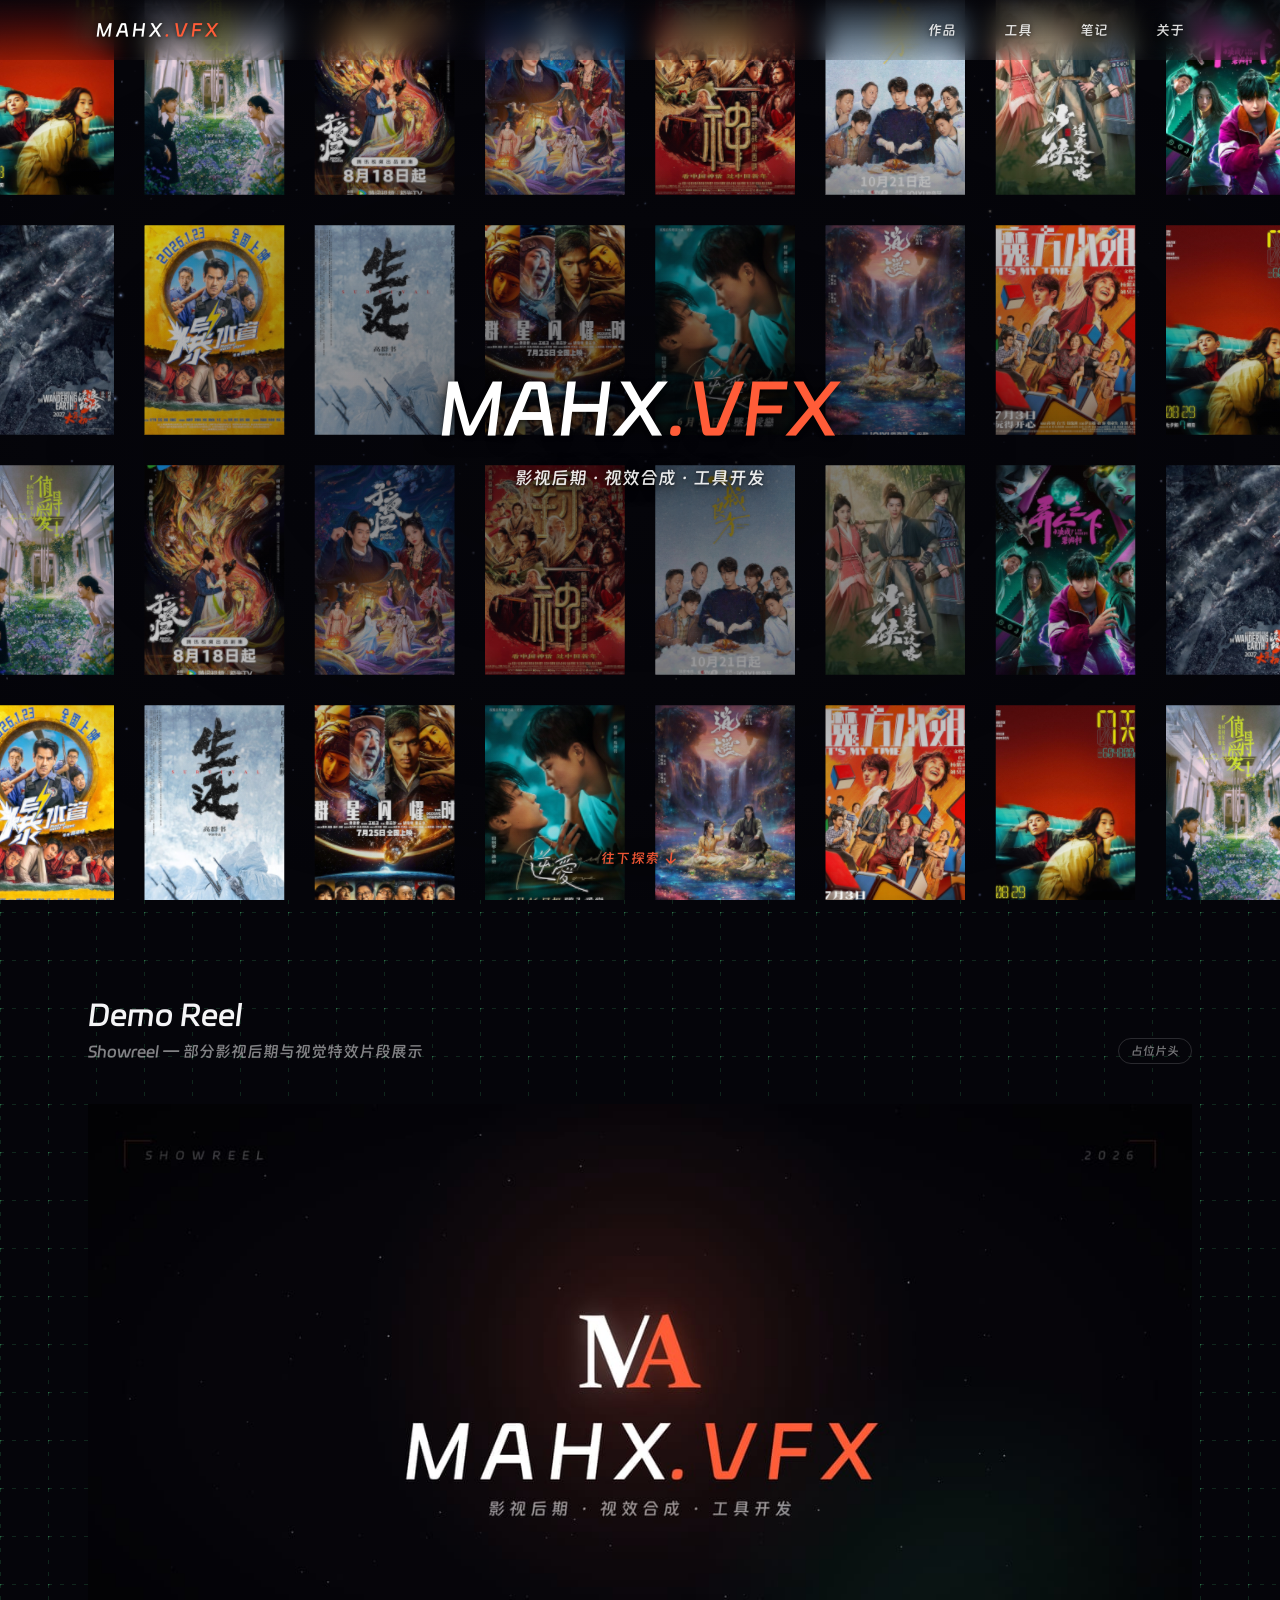
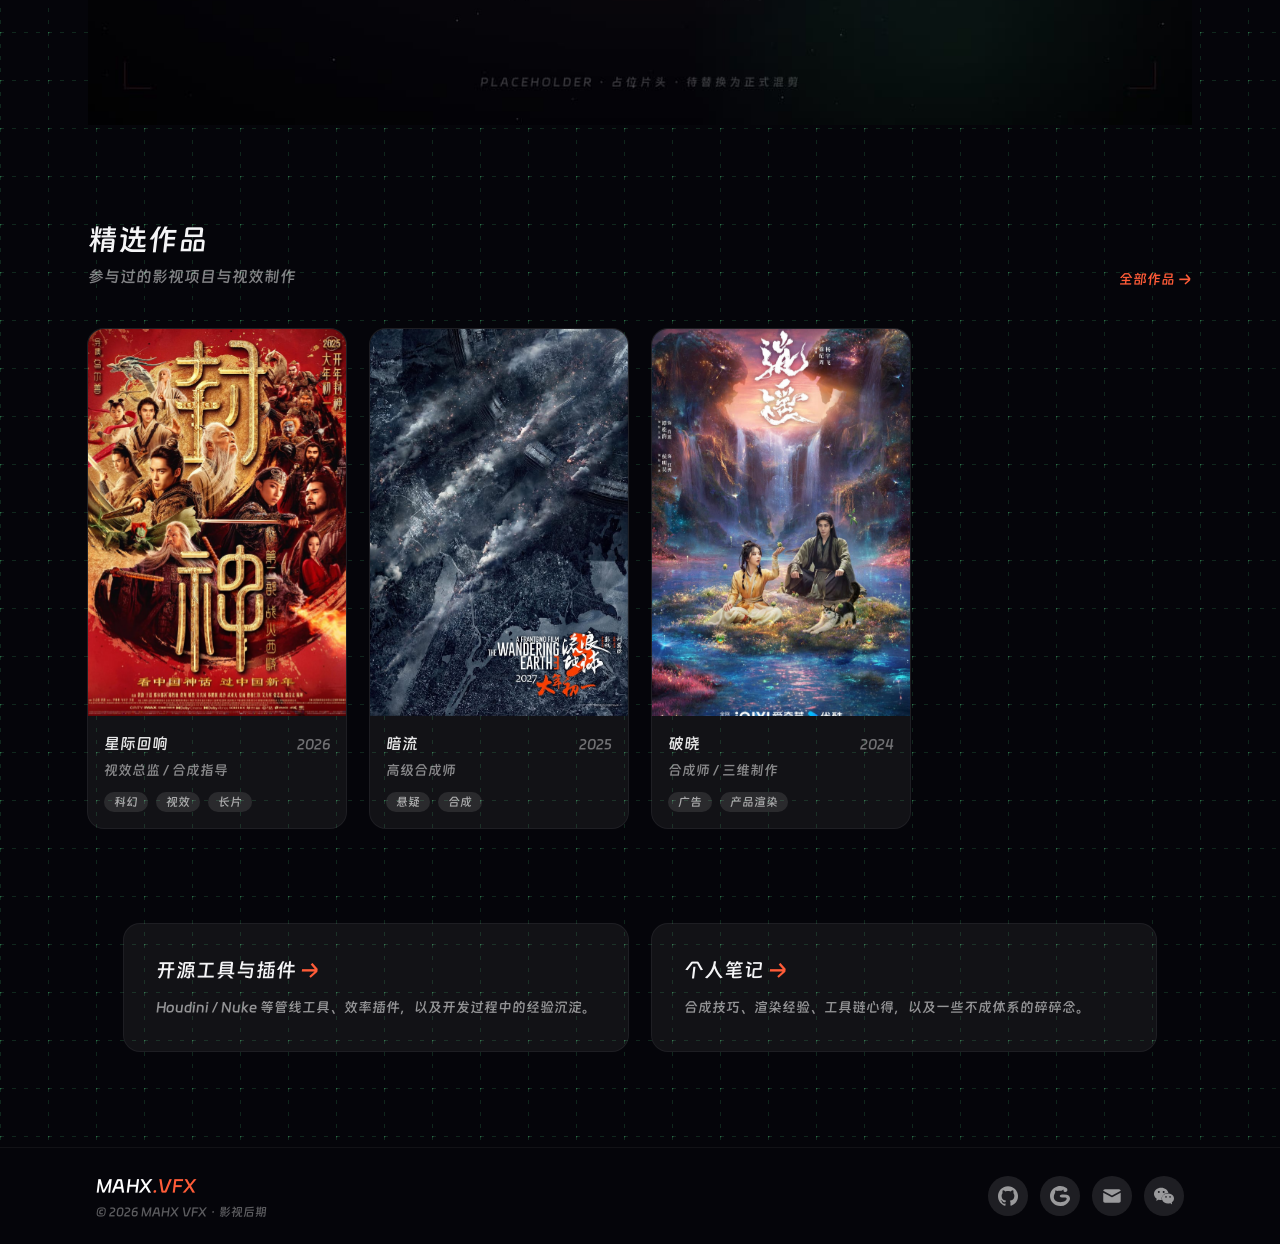
<file: index.html>
<!DOCTYPE html><!-- 海报清单预载：开场动画要等 manifest 才知道要加载哪 15 张墙图，
     这条 fetch 原本排在 JS 之后（HTML → JS → manifest → 图片），
     多出一整个 RTT。预载让浏览器与 JS 下载并行地取 manifest，
     JS 跑起来时它多半已经在路上了 --> <link rel="preload" href="/media/posters/manifest.json" as="fetch" type="application/json" crossorigin>  <html lang="zh-CN"> <head><meta charset="UTF-8"><meta name="viewport" content="width=device-width, initial-scale=1.0"><!-- 页内换页（view transitions）：导航不整页刷新，文档不卸载，
         从根源消除跨文档导航的副作用（字体交换抖动 / 光标滞留） --><meta name="astro-view-transitions-enabled" content="true"> <meta name="astro-view-transitions-fallback" content="animate"><script type="module" src="/_astro/ClientRouter.astro_astro_type_script_index_0_lang.CnDxeVtR.js"></script><!-- 预载主字体：首访冷加载时尽早拉取，配合 font-display: block --><link rel="preload" href="/fonts/DingTalk-JinBuTi.woff2" as="font" type="font/woff2" crossorigin><!-- favicon 带版本参数：更新图标后升 v 强制浏览器换缓存（否则标签栏闪旧图标） --><link rel="icon" type="image/svg+xml" href="/favicon.svg?v=4"><link rel="icon" type="image/png" sizes="48x48" href="/favicon-48.png"><link rel="icon" type="image/png" sizes="32x32" href="/favicon-32.png"><link rel="icon" type="image/png" sizes="16x16" href="/favicon-16.png"><!-- iOS 主屏图标：不透明底，iOS 自己加圆角遮罩 --><link rel="apple-touch-icon" href="/apple-touch-icon.png"><meta name="theme-color" content="#05050a"><meta name="description" content="影视后期工作者个人网站：作品集、开源工具与插件、个人笔记。"><meta name="generator" content="Astro v7.4.7"><meta property="og:title" content="MAHX VFX — 影视后期 · 视效合成 · 工具开发"><meta property="og:description" content="影视后期工作者个人网站：作品集、开源工具与插件、个人笔记。"><meta property="og:type" content="website"><meta property="og:image" content="https://mahx-vfx.example.com/og-image.png"><meta property="og:image:width" content="1200"><meta property="og:image:height" content="630"><title>MAHX VFX — 影视后期 · 视效合成 · 工具开发</title><!-- 页面级 head 扩展（各页自行预载关键资源） --><link rel="stylesheet" href="/_astro/BaseLayout.IyHvdCJC.css"><link rel="stylesheet" href="/_astro/index.BHj2mV9j.css"></head> <body class="flex min-h-dvh flex-col"> <header class="text-over-wall fixed inset-x-0 top-0 z-40 backdrop-blur-md" style="background: linear-gradient(to bottom, rgba(5,5,10,0.9), rgba(5,5,10,0.35) 70%, rgba(5,5,10,0.15));"> <!-- 通栏导航（不限宽）：logo 与导航链接对称贴两端，桌面端内距 96px
       （用户要求空间感：24px 太贴边 → 48px → 再翻倍 96px；移动端保持
       24px）。不用 max-w 居中容器——那会把 logo 随屏宽推向中间 --><nav class="flex items-center justify-between px-6 md:px-24 py-4"> <a href="/" class="text-lg font-semibold tracking-[0.2em] text-white transition-colors hover:text-white">
MAHX<span class="text-accent">.VFX</span> </a> <div class="flex gap-6 text-sm md:gap-12"> <a href="/works/" class="text-white/85 transition-colors hover:text-white"> 作品 </a><a href="/tools/" class="text-white/85 transition-colors hover:text-white"> 工具 </a><a href="/notes/" class="text-white/85 transition-colors hover:text-white"> 笔记 </a><a href="/about/" class="text-white/85 transition-colors hover:text-white"> 关于 </a> </div> </nav> </header>    <section class="relative h-screen w-full shrink-0 overflow-hidden bg-ink"> <div id="poster-wall" class="absolute inset-0" aria-hidden="true"></div> <div class="hero-scrim pointer-events-none absolute inset-0 z-[4]" aria-hidden="true"></div> <div class="hero-copy pointer-events-none absolute inset-0 z-[5] flex flex-col items-center justify-center pb-14 text-center"> <h1 class="text-over-wall mt-5 text-5xl font-bold tracking-wide md:text-7xl"> <span class="text-white">MAHX</span><span class="text-accent">.VFX</span> </h1> <p class="text-over-wall mt-5 text-base text-white/90 md:text-lg">
影视后期 · 视效合成 · 工具开发
</p> </div> <a href="#featured" class="text-over-wall scroll-hint absolute bottom-8 left-1/2 z-[5] -translate-x-1/2 text-sm font-bold tracking-wider text-accent">
往下探索 <span class="arrow">↓</span> </a> </section>  <noscript> <style>
      .hero-copy,
      .scroll-hint {
        opacity: 1 !important;
        transform: none !important;
      }
    </style> </noscript>   <section id="showreel" class="mx-auto max-w-6xl scroll-mt-24 px-6 pt-24 pb-8"> <div class="flex items-end justify-between gap-4"> <div> <h2 class="text-3xl font-bold">Demo Reel</h2> <p class="mt-2 text-white/50">Showreel — 部分影视后期与视觉特效片段展示</p> </div> <span class="shrink-0 rounded-full border border-white/15 px-3 py-1 text-xs text-white/45">
占位片头
</span> </div> <div class="mt-10"> <div class="portfolio-player" data-portfolio-player data-stage="intro"> <video-player class="portfolio-player__state-root">  <media-container class="portfolio-player__surface" tabindex="-1">  <video class="portfolio-player__content" data-pp-ref="content-video" data-src="/media/reel/showreel-content.mp4" playsinline preload="none" poster="/media/reel/showreel-content-poster.jpg" aria-label="Demo Reel — 部分影视后期与视觉特效片段展示"></video>  <portfolio-intro-layer class="portfolio-player__intro-layer" data-pp-ref="intro-layer" data-intro-src="/media/reel/showreel.mp4" data-intro-poster="/media/reel/showreel-poster.jpg"></portfolio-intro-layer>  <button type="button" class="portfolio-player__intro-entry" data-pp-action="enter-content" aria-label="观看正片：Demo Reel — 部分影视后期与视觉特效片段展示"> <span class="portfolio-player__intro-card"> <svg class="pp-icon" viewBox="0 0 24 24" fill="currentColor" aria-hidden="true"> <path d="M8 5.14v13.72a1 1 0 0 0 1.52.85l10.79-6.86a1 1 0 0 0 0-1.7L9.52 4.29A1 1 0 0 0 8 5.14Z"></path> </svg> <span class="portfolio-player__intro-entry-text">观看正片</span> </span> </button>  <button type="button" class="portfolio-player__center-toggle" data-pp-action="center-toggle" aria-label="播放 / 暂停"> <svg class="pp-icon" viewBox="0 0 24 24" fill="currentColor" aria-hidden="true"> <path d="M8 5.14v13.72a1 1 0 0 0 1.52.85l10.79-6.86a1 1 0 0 0 0-1.7L9.52 4.29A1 1 0 0 0 8 5.14Z"></path> </svg> </button>  <media-controls class="portfolio-player__controls"> <media-controls-backdrop class="portfolio-player__backdrop"></media-controls-backdrop> <media-controls-content class="portfolio-player__controls-content"> <media-controls-group class="portfolio-player__button-row" aria-label="播放控制"> <div class="portfolio-player__cluster-left"> <media-play-button class="pp-btn" data-pp-ref="play-button"> <span class="pp-icon" data-icon="play"> <svg viewBox="0 0 24 24" fill="currentColor" aria-hidden="true"> <path d="M8 5.14v13.72a1 1 0 0 0 1.52.85l10.79-6.86a1 1 0 0 0 0-1.7L9.52 4.29A1 1 0 0 0 8 5.14Z"></path> </svg> </span> <span class="pp-icon" data-icon="pause"> <svg viewBox="0 0 24 24" fill="currentColor" aria-hidden="true"> <path d="M7 4h3.2v16H7V4Zm6.8 0H17v16h-3.2V4Z"></path> </svg> </span> </media-play-button> <span class="portfolio-player__time"> <media-time type="current"></media-time> <span class="portfolio-player__time-sep" aria-hidden="true">/</span> <media-time type="duration"></media-time> </span> </div> <div class="portfolio-player__cluster-right"> <!-- 音量：悬停弹出到按钮左侧（v10 滑杆 + 项目配色） --><div class="portfolio-player__volume-group"> <span class="portfolio-player__volume-bridge" aria-hidden="true"></span> <media-volume-slider class="portfolio-player__volume" aria-label="音量"> <media-slider-track class="portfolio-player__volume-track"> <media-slider-fill class="portfolio-player__volume-fill"></media-slider-fill> </media-slider-track> <media-slider-thumb class="portfolio-player__volume-thumb"></media-slider-thumb> </media-volume-slider> <media-mute-button class="pp-btn" data-pp-ref="mute-button"> <span class="pp-icon" data-icon="sound"> <svg viewBox="0 0 24 24" fill="currentColor" aria-hidden="true"> <path d="M4 9v6h3.5L12 19V5L7.5 9H4Z"></path> <path d="M15.5 8.2a5 5 0 0 1 0 7.6l1.1 1.4a6.7 6.7 0 0 0 0-10.4l-1.1 1.4Z"></path> <path d="M17.9 5.8a8.6 8.6 0 0 1 0 12.4l1.1 1.4a10.3 10.3 0 0 0 0-15.2l-1.1 1.4Z"></path> </svg> </span> <span class="pp-icon" data-icon="muted"> <svg viewBox="0 0 24 24" fill="currentColor" aria-hidden="true"> <path d="M4 9v6h3.5L12 19V5L7.5 9H4Z"></path> <path d="M15.5 9.6 21 15m0-5.4-5.5 5.4" stroke="currentColor" stroke-width="1.8" fill="none" stroke-linecap="round"></path> </svg> </span> </media-mute-button> </div> <media-fullscreen-button class="pp-btn" data-pp-ref="fullscreen-button"> <span class="pp-icon" data-icon="fs-enter"> <svg viewBox="0 0 24 24" fill="none" stroke="currentColor" stroke-width="1.8" stroke-linecap="round" stroke-linejoin="round" aria-hidden="true"> <path d="M4 9V4h5M15 4h5v5M20 15v5h-5M9 20H4v-5"></path> </svg> </span> <span class="pp-icon" data-icon="fs-exit"> <svg viewBox="0 0 24 24" fill="none" stroke="currentColor" stroke-width="1.8" stroke-linecap="round" stroke-linejoin="round" aria-hidden="true"> <path d="M9 4v5H4M20 9h-5V4M15 20v-5h5M4 15h5v5"></path> </svg> </span> </media-fullscreen-button> </div> </media-controls-group> </media-controls-content> </media-controls>  <media-time-slider class="portfolio-player__timeline" aria-label="视频进度"> <media-slider-track class="portfolio-player__track"> <media-slider-buffer class="portfolio-player__buffer"></media-slider-buffer> <media-slider-fill class="portfolio-player__fill"></media-slider-fill> </media-slider-track> <media-slider-thumb class="portfolio-player__thumb"></media-slider-thumb> </media-time-slider>  <media-buffering-indicator class="portfolio-player__spinner"> <div class="portfolio-player__spinner-ring" aria-hidden="true"></div> </media-buffering-indicator>  <div class="portfolio-player__error" data-pp-ref="error" role="alert"> <p class="portfolio-player__error-text">视频加载失败，请重试</p> <button type="button" class="portfolio-player__retry" data-pp-action="retry">重试</button> </div>  <media-hotkey keys="Space" action="togglePaused"></media-hotkey> <media-hotkey keys="m" action="toggleMuted"></media-hotkey> <media-hotkey keys="f" action="toggleFullscreen"></media-hotkey> <media-hotkey keys="ArrowRight" action="seekStep" value="5"></media-hotkey> <media-hotkey keys="ArrowLeft" action="seekStep" value="-5"></media-hotkey> <media-hotkey keys="ArrowUp" action="volumeStep" value="0.1"></media-hotkey> <media-hotkey keys="ArrowDown" action="volumeStep" value="-0.1"></media-hotkey>  <media-gesture type="tap" action="togglePaused" pointer="mouse" region="center"></media-gesture> <media-gesture type="tap" action="toggleControls" pointer="touch"></media-gesture> </media-container> </video-player> <!-- 无 JS 兜底：直接给带原生控件的正文视频 --> <noscript> <video class="portfolio-player__noscript" poster="/media/reel/showreel-content-poster.jpg" controls preload="metadata" src="/media/reel/showreel-content.mp4" aria-label="Demo Reel — 部分影视后期与视觉特效片段展示"></video> </noscript> </div><script type="module" src="/_astro/PortfolioPlayer.astro_astro_type_script_index_0_lang.iX0QX60S.js"></script> </div> </section>  <section id="featured" class="mx-auto max-w-6xl scroll-mt-24 px-6 pt-16 pb-24"> <div class="flex items-end justify-between"> <div> <h2 class="text-3xl font-bold">精选作品</h2> <p class="mt-2 text-white/50">参与过的影视项目与视效制作</p> </div> <a href="/works/" class="text-sm text-accent transition-opacity hover:opacity-80">
全部作品 →
</a> </div> <div class="mt-10 grid grid-cols-2 gap-6 lg:grid-cols-4"> <a href="/works/interstellar-echo/" class="group block overflow-hidden rounded-2xl bg-white/5 ring-1 ring-white/10 transition duration-300 hover:-translate-y-1 hover:ring-white/30"> <div class="aspect-[2/3] overflow-hidden"> <img src="/media/posters/wall/封神第二部：战火西岐.jpg" alt="星际回响" loading="lazy" class="h-full w-full object-cover will-change-transform transition duration-500 group-hover:scale-105"> </div> <div class="p-4"> <div class="flex items-baseline justify-between gap-2"> <h3 class="font-semibold text-white/90">星际回响</h3> <span class="shrink-0 text-sm text-white/40">2026</span> </div> <p class="mt-1 text-sm text-white/50">视效总监 / 合成指导</p> <div class="mt-3 flex flex-wrap gap-2"> <span class="rounded-full bg-white/10 px-2.5 py-0.5 text-xs text-white/60"> 科幻 </span><span class="rounded-full bg-white/10 px-2.5 py-0.5 text-xs text-white/60"> 视效 </span><span class="rounded-full bg-white/10 px-2.5 py-0.5 text-xs text-white/60"> 长片 </span> </div> </div> </a><a href="/works/undercurrent/" class="group block overflow-hidden rounded-2xl bg-white/5 ring-1 ring-white/10 transition duration-300 hover:-translate-y-1 hover:ring-white/30"> <div class="aspect-[2/3] overflow-hidden"> <img src="/media/posters/wall/流浪地球3.jpg" alt="暗流" loading="lazy" class="h-full w-full object-cover will-change-transform transition duration-500 group-hover:scale-105"> </div> <div class="p-4"> <div class="flex items-baseline justify-between gap-2"> <h3 class="font-semibold text-white/90">暗流</h3> <span class="shrink-0 text-sm text-white/40">2025</span> </div> <p class="mt-1 text-sm text-white/50">高级合成师</p> <div class="mt-3 flex flex-wrap gap-2"> <span class="rounded-full bg-white/10 px-2.5 py-0.5 text-xs text-white/60"> 悬疑 </span><span class="rounded-full bg-white/10 px-2.5 py-0.5 text-xs text-white/60"> 合成 </span> </div> </div> </a><a href="/works/daybreak/" class="group block overflow-hidden rounded-2xl bg-white/5 ring-1 ring-white/10 transition duration-300 hover:-translate-y-1 hover:ring-white/30"> <div class="aspect-[2/3] overflow-hidden"> <img src="/media/posters/wall/逍遥.jpg" alt="破晓" loading="lazy" class="h-full w-full object-cover will-change-transform transition duration-500 group-hover:scale-105"> </div> <div class="p-4"> <div class="flex items-baseline justify-between gap-2"> <h3 class="font-semibold text-white/90">破晓</h3> <span class="shrink-0 text-sm text-white/40">2024</span> </div> <p class="mt-1 text-sm text-white/50">合成师 / 三维制作</p> <div class="mt-3 flex flex-wrap gap-2"> <span class="rounded-full bg-white/10 px-2.5 py-0.5 text-xs text-white/60"> 广告 </span><span class="rounded-full bg-white/10 px-2.5 py-0.5 text-xs text-white/60"> 产品渲染 </span> </div> </div> </a> </div> </section>  <section class="mx-auto max-w-6xl px-6 pb-24"> <div class="grid gap-6 md:grid-cols-2"> <a href="/tools/" class="group rounded-2xl bg-white/5 p-8 ring-1 ring-white/10 transition duration-300 hover:-translate-y-1 hover:ring-white/30"> <h3 class="text-xl font-semibold">开源工具与插件 <span class="text-accent">→</span></h3> <p class="mt-3 text-sm leading-relaxed text-white/55">
Houdini / Nuke 等管线工具、效率插件，以及开发过程中的经验沉淀。
</p> </a> <a href="/notes/" class="group rounded-2xl bg-white/5 p-8 ring-1 ring-white/10 transition duration-300 hover:-translate-y-1 hover:ring-white/30"> <h3 class="text-xl font-semibold">个人笔记 <span class="text-accent">→</span></h3> <p class="mt-3 text-sm leading-relaxed text-white/55">
合成技巧、渲染经验、工具链心得，以及一些不成体系的碎碎念。
</p> </a> </div> </section>  <!-- bg-ink 纯黑底：盖住 body 的网格背景，页脚信息落在纯黑色块上（用户要求）。
     布局参考用户提供的名片式页脚：左 logo 字标 + 右一排圆形社交图标 --><footer class="mt-auto border-t border-white/5 bg-ink px-6 py-6 md:px-24" data-astro-cid-nns7i3if> <div class="flex flex-col gap-5 sm:flex-row sm:items-center sm:justify-between" data-astro-cid-nns7i3if> <div data-astro-cid-nns7i3if> <p class="text-lg font-bold tracking-wide text-white" data-astro-cid-nns7i3if>MAHX<span class="text-accent" data-astro-cid-nns7i3if>.VFX</span></p> <p class="mt-1 text-xs text-white/35" data-astro-cid-nns7i3if>© 2026 MAHX VFX · 影视后期</p> </div> <ul class="flex items-center gap-3" data-astro-cid-nns7i3if> <li data-astro-cid-nns7i3if> <a href="https://github.com/mahx-vfx" target="_blank" rel="noopener" aria-label="GitHub" title="GitHub" class="flex h-10 w-10 items-center justify-center rounded-full bg-white/10 text-white/55 transition-colors hover:bg-white/20 hover:text-white" data-astro-cid-nns7i3if> <svg class="h-5 w-5" viewBox="0 0 24 24" fill="currentColor" aria-hidden="true" data-astro-cid-nns7i3if> <path d="M12 .297c-6.63 0-12 5.373-12 12 0 5.303 3.438 9.8 8.205 11.385.6.113.82-.258.82-.577 0-.285-.01-1.04-.015-2.04-3.338.724-4.042-1.61-4.042-1.61C4.422 18.07 3.633 17.7 3.633 17.7c-1.087-.744.084-.729.084-.729 1.205.084 1.838 1.236 1.838 1.236 1.07 1.835 2.809 1.305 3.495.998.108-.776.417-1.305.76-1.605-2.665-.3-5.466-1.332-5.466-5.93 0-1.31.465-2.38 1.235-3.22-.135-.303-.54-1.523.105-3.176 0 0 1.005-.322 3.3 1.23.96-.267 1.98-.399 3-.405 1.02.006 2.04.138 3 .405 2.28-1.552 3.285-1.23 3.285-1.23.645 1.653.24 2.873.12 3.176.765.84 1.23 1.91 1.23 3.22 0 4.61-2.805 5.625-5.475 5.92.42.36.81 1.096.81 2.22 0 1.606-.015 2.896-.015 3.286 0 .315.21.69.825.57C20.565 22.092 24 17.592 24 12.297c0-6.627-5.373-12-12-12" data-astro-cid-nns7i3if></path> </svg> </a> </li><li data-astro-cid-nns7i3if> <a href="https://gitcode.com/mahx-vfx" target="_blank" rel="noopener" aria-label="GitCode" title="GitCode" class="flex h-10 w-10 items-center justify-center rounded-full bg-white/10 text-white/55 transition-colors hover:bg-white/20 hover:text-white" data-astro-cid-nns7i3if> <svg class="h-5 w-5" viewBox="0 0 24 24" fill="currentColor" aria-hidden="true" data-astro-cid-nns7i3if> <path d="m15.585 4.586.486-.274q.032.17.06.303c.032.158.06.289.072.418.103 1.118.665 1.941 1.462 2.127 1.165.27 2.264-.177 2.856-1.164.711-1.184.403-2.634-.808-3.507C16.346.061 12.647-.609 8.663.56.072 3.095-2.867 13.65 3.23 20.122c2.608 2.769 5.92 3.964 9.68 3.873 4.817-.113 8.285-2.513 10.5-6.674 1.57-2.952-.137-6.178-3.405-6.849a21 21 0 0 0-5.675-.362 4.8 4.8 0 0 0-1.805.548c-.625.325-.805.998-.735 1.666.065.608.531.972 1.086 1.064 1.118.175 2.25.277 3.378.37.327.027.657.03.986.033.473.005.944.01 1.405.086 1.314.217 1.766 1.284 1.09 2.425a4.7 4.7 0 0 1-.577.766 6.55 6.55 0 0 1-3.318 1.964c-2.333.57-4.669.603-6.99-.13-2.645-.835-4.221-2.777-4.277-5.392A9.1 9.1 0 0 1 5.76 8.907c.36-.654.558-1.327.503-2.067a26 26 0 0 1-.05-.972l-.025-.565q.401.084.792.212c1.011.406 2.007.592 3.102.294a5.6 5.6 0 0 1 1.902-.122 4.76 4.76 0 0 0 2.921-.714c.218-.128.439-.251.681-.387" data-astro-cid-nns7i3if></path> </svg> </a> </li> <li data-astro-cid-nns7i3if> <button type="button" data-copy="mahx-vfx@qq.com" aria-label="复制邮箱地址 mahx-vfx@qq.com" title="邮箱 mahx-vfx@qq.com（点击复制）" class="flex h-10 w-10 items-center justify-center rounded-full bg-white/10 text-white/55 transition-colors hover:bg-white/20 hover:text-white relative cursor-pointer" data-astro-cid-nns7i3if> <svg class="h-5 w-5" viewBox="0 0 1024 1024" fill="currentColor" aria-hidden="true" data-astro-cid-nns7i3if> <path d="M153.2 163.1h714.8c48.8 0 88.7 38.5 89.3 85.9L510.9 491.5 64.3 249.2c.4-47.5 40-86.1 88.9-86.1zM64.3 342l-.4 429.1c0 47.8 40.2 86.9 89.3 86.9h714.8c49.1 0 89.3-39.1 89.3-86.9V341.8L521.3 573c-6.7 3.6-14.7 3.6-21.4 0L64.3 342z" data-astro-cid-nns7i3if></path> </svg> <span class="copy-tip" aria-live="polite" data-astro-cid-nns7i3if>已复制</span> </button> </li><li data-astro-cid-nns7i3if> <button type="button" data-copy="MAHX_VFX" aria-label="复制微信号 MAHX_VFX" title="微信号 MAHX_VFX（点击复制）" class="flex h-10 w-10 items-center justify-center rounded-full bg-white/10 text-white/55 transition-colors hover:bg-white/20 hover:text-white relative cursor-pointer" data-astro-cid-nns7i3if> <svg class="h-5 w-5" viewBox="0 0 24 24" fill="currentColor" aria-hidden="true" data-astro-cid-nns7i3if> <path d="M8.691 2.188C3.891 2.188 0 5.476 0 9.53c0 2.212 1.17 4.203 3.002 5.55a.59.59 0 0 1 .213.665l-.39 1.48c-.019.07-.048.141-.048.213 0 .163.13.295.29.295a.326.326 0 0 0 .167-.054l1.903-1.114a.864.864 0 0 1 .717-.098 10.16 10.16 0 0 0 2.837.403c.276 0 .543-.027.811-.05-.857-2.578.157-4.972 1.932-6.446 1.703-1.415 3.882-1.98 5.853-1.838-.576-3.583-4.196-6.348-8.596-6.348zM5.785 5.991c.642 0 1.162.529 1.162 1.18a1.17 1.17 0 0 1-1.162 1.178A1.17 1.17 0 0 1 4.623 7.17c0-.651.52-1.18 1.162-1.18zm5.813 0c.642 0 1.162.529 1.162 1.18a1.17 1.17 0 0 1-1.162 1.178 1.17 1.17 0 0 1-1.162-1.178c0-.651.52-1.18 1.162-1.18zm5.34 2.867c-1.797-.052-3.746.512-5.28 1.786-1.72 1.428-2.687 3.72-1.78 6.22.942 2.453 3.666 4.229 6.884 4.229.826 0 1.622-.12 2.361-.336a.722.722 0 0 1 .598.082l1.584.926a.272.272 0 0 0 .14.047c.134 0 .24-.111.24-.247 0-.06-.023-.12-.038-.177l-.327-1.233a.582.582 0 0 1-.023-.156.49.49 0 0 1 .201-.398C23.024 18.48 24 16.82 24 14.98c0-3.21-2.931-5.837-6.656-6.088V8.89c-.135-.01-.27-.027-.407-.03zm-2.53 3.274c.535 0 .969.44.969.982a.976.976 0 0 1-.969.983.976.976 0 0 1-.969-.983c0-.542.434-.982.97-.982zm4.844 0c.535 0 .969.44.969.982a.976.976 0 0 1-.969.983.976.976 0 0 1-.969-.983c0-.542.434-.982.969-.982z" data-astro-cid-nns7i3if></path> </svg> <span class="copy-tip" aria-live="polite" data-astro-cid-nns7i3if>已复制</span> </button> </li> </ul> </div> </footer><!-- 复制到剪贴板：事件委托绑在 document 上——组件 <script> 在页内换页（view
     transitions）后不会重复执行，但 document 监听常驻，页脚元素换页重建也能命中。
     写入只用 navigator.clipboard.writeText 单路径，**不做任何兜底**：
     实测（正常窗口模式）writeText 的异步写入**会被 Windows 剪贴板历史（Win+V）
     正常记录**——剪贴板历史不区分同步/异步写入。早前「writeText 不进 Win+V」
     的结论来自浏览器**无痕窗口**，该模式下剪贴板历史本就不工作，据此否定
     writeText 是误判，勿再翻回去（详见 AGENTS.md）。
     Chrome 的异步 Clipboard API 是标准路径：Chrome/Edge/Firefox/Safari 16.4+
     均支持；需安全上下文（HTTPS 或 localhost），非安全上下文下 navigator.clipboard
     不存在 → 直接判失败，不做回退。
     写成功 → 已复制；被拒（权限/非安全上下文）→ 复制失败 --><script type="module">document.addEventListener(`click`,e=>{let t=e.target.closest?.(`[data-copy]`);if(!t)return;let n=t.dataset.copy??``,r=t.querySelector(`.copy-tip`),i=e=>{r&&(r.textContent=e?`已复制`:`复制失败`,r.classList.add(`is-shown`),setTimeout(()=>r.classList.remove(`is-shown`),1600))};navigator.clipboard?.writeText?navigator.clipboard.writeText(n).then(()=>i(!0),()=>i(!1)):i(!1)});</script><script type="module">window.addEventListener(`pageshow`,()=>{let e=document.body;e.style.pointerEvents=`none`;let t=()=>{e.style.pointerEvents=``};requestAnimationFrame(t),setTimeout(t,50)});</script> </body> </html><script type="module" src="/_astro/index.astro_astro_type_script_index_0_lang.q3uHv0qb.js"></script>
</file>
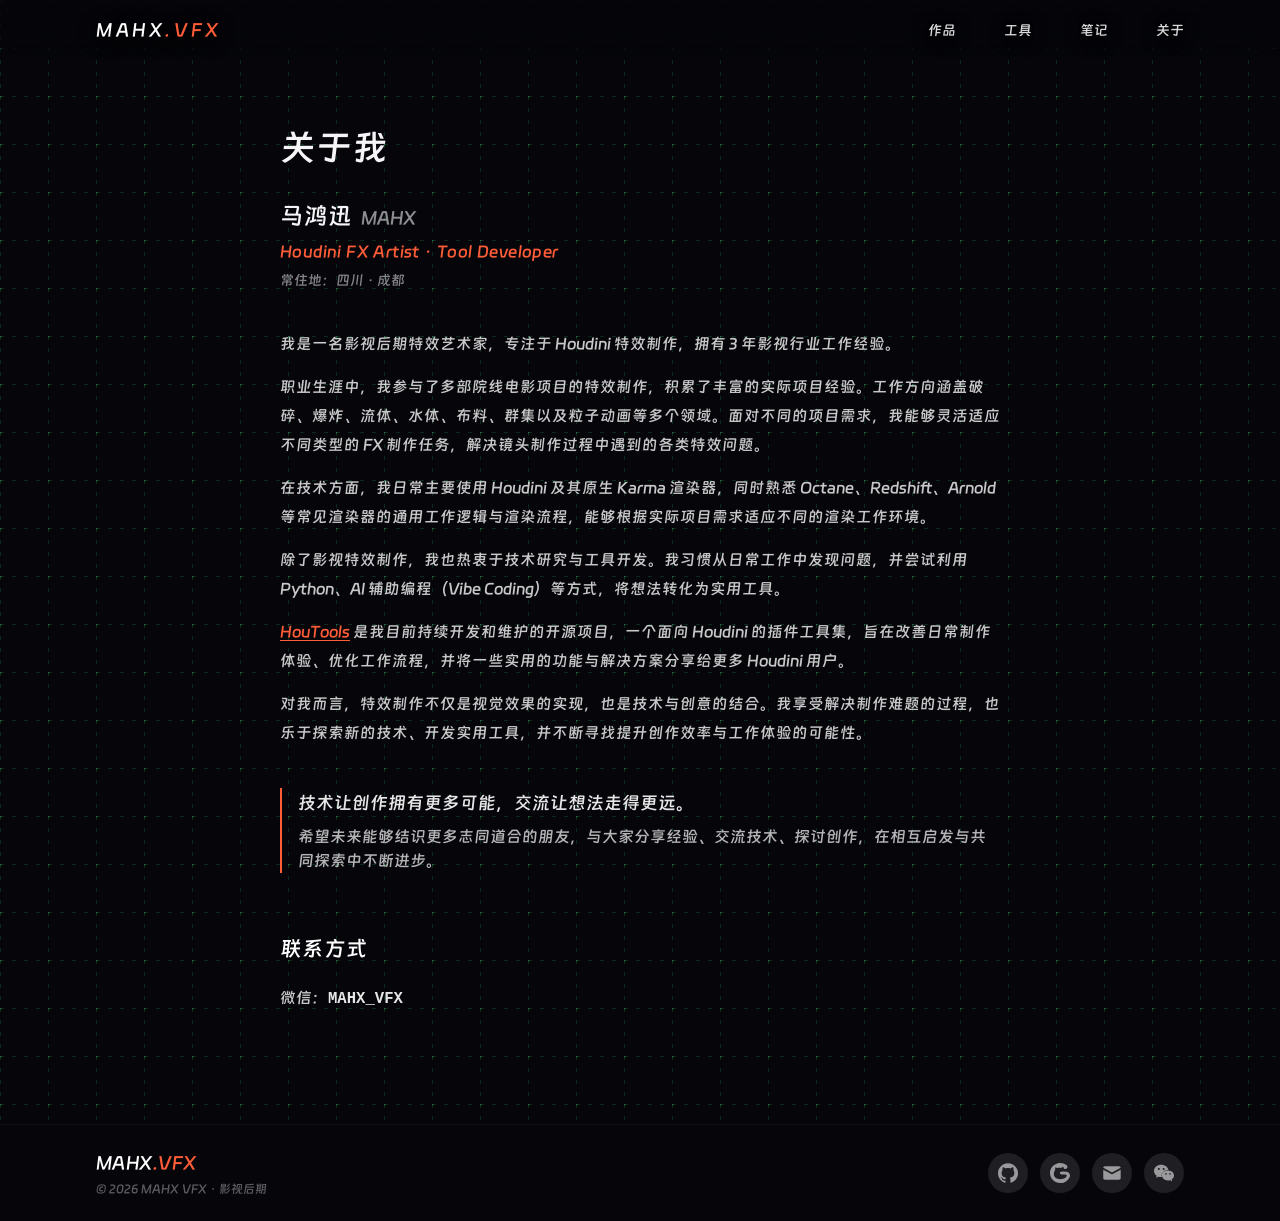
<file: about/index.html>
<!DOCTYPE html><html lang="zh-CN"> <head><meta charset="UTF-8"><meta name="viewport" content="width=device-width, initial-scale=1.0"><!-- 页内换页（view transitions）：导航不整页刷新，文档不卸载，
         从根源消除跨文档导航的副作用（字体交换抖动 / 光标滞留） --><meta name="astro-view-transitions-enabled" content="true"> <meta name="astro-view-transitions-fallback" content="animate"><script type="module" src="/_astro/ClientRouter.astro_astro_type_script_index_0_lang.CnDxeVtR.js"></script><!-- 预载主字体：首访冷加载时尽早拉取，配合 font-display: block --><link rel="preload" href="/fonts/DingTalk-JinBuTi.woff2" as="font" type="font/woff2" crossorigin><!-- favicon 带版本参数：更新图标后升 v 强制浏览器换缓存（否则标签栏闪旧图标） --><link rel="icon" type="image/svg+xml" href="/favicon.svg?v=4"><link rel="icon" type="image/png" sizes="48x48" href="/favicon-48.png"><link rel="icon" type="image/png" sizes="32x32" href="/favicon-32.png"><link rel="icon" type="image/png" sizes="16x16" href="/favicon-16.png"><!-- iOS 主屏图标：不透明底，iOS 自己加圆角遮罩 --><link rel="apple-touch-icon" href="/apple-touch-icon.png"><meta name="theme-color" content="#05050a"><meta name="description" content="马鸿迅（MAHX）——Houdini FX Artist · Tool Developer，常住四川成都。专注 Houdini 特效制作与工具开发，HouTools 开源作者。"><meta name="generator" content="Astro v7.4.7"><meta property="og:title" content="关于 — MAHX VFX"><meta property="og:description" content="马鸿迅（MAHX）——Houdini FX Artist · Tool Developer，常住四川成都。专注 Houdini 特效制作与工具开发，HouTools 开源作者。"><meta property="og:type" content="website"><meta property="og:image" content="https://mahx-vfx.example.com/og-image.png"><meta property="og:image:width" content="1200"><meta property="og:image:height" content="630"><title>关于 — MAHX VFX</title><!-- 页面级 head 扩展（各页自行预载关键资源） --><link rel="stylesheet" href="/_astro/BaseLayout.IyHvdCJC.css"></head> <body class="flex min-h-dvh flex-col"> <header class="text-over-wall fixed inset-x-0 top-0 z-40 backdrop-blur-md" style="background: linear-gradient(to bottom, rgba(5,5,10,0.9), rgba(5,5,10,0.35) 70%, rgba(5,5,10,0.15));"> <!-- 通栏导航（不限宽）：logo 与导航链接对称贴两端，桌面端内距 96px
       （用户要求空间感：24px 太贴边 → 48px → 再翻倍 96px；移动端保持
       24px）。不用 max-w 居中容器——那会把 logo 随屏宽推向中间 --><nav class="flex items-center justify-between px-6 md:px-24 py-4"> <a href="/" class="text-lg font-semibold tracking-[0.2em] text-white transition-colors hover:text-white">
MAHX<span class="text-accent">.VFX</span> </a> <div class="flex gap-6 text-sm md:gap-12"> <a href="/works/" class="text-white/85 transition-colors hover:text-white"> 作品 </a><a href="/tools/" class="text-white/85 transition-colors hover:text-white"> 工具 </a><a href="/notes/" class="text-white/85 transition-colors hover:text-white"> 笔记 </a><a href="/about/" class="text-white/85 transition-colors hover:text-white"> 关于 </a> </div> </nav> </header>  <main class="mx-auto max-w-3xl px-6 pt-32 pb-24"> <h1 class="text-4xl font-bold">关于我</h1> <!-- 名片头：姓名 / 职称 / 常住地 --> <div class="mt-8"> <p class="text-2xl font-bold">
马鸿迅 <span class="ml-1 text-lg font-semibold text-white/55">MAHX</span> </p> <p class="mt-2 text-base font-semibold tracking-wide text-accent">
Houdini FX Artist · Tool Developer
</p> <p class="mt-1.5 text-sm text-white/50">常住地：四川 · 成都</p> </div> <div class="md-content mt-10"> <p>
我是一名影视后期特效艺术家，专注于 Houdini 特效制作，拥有 3 年影视行业工作经验。
</p> <p>
职业生涯中，我参与了多部院线电影项目的特效制作，积累了丰富的实际项目经验。工作方向涵盖破碎、爆炸、流体、水体、布料、群集以及粒子动画等多个领域。面对不同的项目需求，我能够灵活适应不同类型的 FX 制作任务，解决镜头制作过程中遇到的各类特效问题。
</p> <p>
在技术方面，我日常主要使用 Houdini 及其原生 Karma 渲染器，同时熟悉 Octane、Redshift、Arnold
        等常见渲染器的通用工作逻辑与渲染流程，能够根据实际项目需求适应不同的渲染工作环境。
</p> <p>
除了影视特效制作，我也热衷于技术研究与工具开发。我习惯从日常工作中发现问题，并尝试利用
        Python、AI 辅助编程（Vibe Coding）等方式，将想法转化为实用工具。
</p> <p> <strong><a href="/tools/">HouTools</a></strong>
是我目前持续开发和维护的开源项目，一个面向 Houdini
        的插件工具集，旨在改善日常制作体验、优化工作流程，并将一些实用的功能与解决方案分享给更多
        Houdini 用户。
</p> <p>
对我而言，特效制作不仅是视觉效果的实现，也是技术与创意的结合。我享受解决制作难题的过程，也乐于探索新的技术、开发实用工具，并不断寻找提升创作效率与工作体验的可能性。
</p> </div> <!-- 结语：金句领起 + 交流意愿（用户要求完整保留最后一段） --> <p class="mt-10 border-l-2 border-accent pl-4 text-lg font-bold leading-relaxed text-white/90">
技术让创作拥有更多可能，交流让想法走得更远。
<span class="mt-2 block text-base font-normal text-white/70">
希望未来能够结识更多志同道合的朋友，与大家分享经验、交流技术、探讨创作，在相互启发与共同探索中不断进步。
</span> </p> <!-- 联系方式：只留事实，交流意愿由上方金句块表达 --> <div class="md-content mt-14"> <h2>联系方式</h2> <p>微信：<strong class="font-mono text-white/90">MAHX_VFX</strong></p> </div> </main>  <!-- bg-ink 纯黑底：盖住 body 的网格背景，页脚信息落在纯黑色块上（用户要求）。
     布局参考用户提供的名片式页脚：左 logo 字标 + 右一排圆形社交图标 --><footer class="mt-auto border-t border-white/5 bg-ink px-6 py-6 md:px-24" data-astro-cid-nns7i3if> <div class="flex flex-col gap-5 sm:flex-row sm:items-center sm:justify-between" data-astro-cid-nns7i3if> <div data-astro-cid-nns7i3if> <p class="text-lg font-bold tracking-wide text-white" data-astro-cid-nns7i3if>MAHX<span class="text-accent" data-astro-cid-nns7i3if>.VFX</span></p> <p class="mt-1 text-xs text-white/35" data-astro-cid-nns7i3if>© 2026 MAHX VFX · 影视后期</p> </div> <ul class="flex items-center gap-3" data-astro-cid-nns7i3if> <li data-astro-cid-nns7i3if> <a href="https://github.com/mahx-vfx" target="_blank" rel="noopener" aria-label="GitHub" title="GitHub" class="flex h-10 w-10 items-center justify-center rounded-full bg-white/10 text-white/55 transition-colors hover:bg-white/20 hover:text-white" data-astro-cid-nns7i3if> <svg class="h-5 w-5" viewBox="0 0 24 24" fill="currentColor" aria-hidden="true" data-astro-cid-nns7i3if> <path d="M12 .297c-6.63 0-12 5.373-12 12 0 5.303 3.438 9.8 8.205 11.385.6.113.82-.258.82-.577 0-.285-.01-1.04-.015-2.04-3.338.724-4.042-1.61-4.042-1.61C4.422 18.07 3.633 17.7 3.633 17.7c-1.087-.744.084-.729.084-.729 1.205.084 1.838 1.236 1.838 1.236 1.07 1.835 2.809 1.305 3.495.998.108-.776.417-1.305.76-1.605-2.665-.3-5.466-1.332-5.466-5.93 0-1.31.465-2.38 1.235-3.22-.135-.303-.54-1.523.105-3.176 0 0 1.005-.322 3.3 1.23.96-.267 1.98-.399 3-.405 1.02.006 2.04.138 3 .405 2.28-1.552 3.285-1.23 3.285-1.23.645 1.653.24 2.873.12 3.176.765.84 1.23 1.91 1.23 3.22 0 4.61-2.805 5.625-5.475 5.92.42.36.81 1.096.81 2.22 0 1.606-.015 2.896-.015 3.286 0 .315.21.69.825.57C20.565 22.092 24 17.592 24 12.297c0-6.627-5.373-12-12-12" data-astro-cid-nns7i3if></path> </svg> </a> </li><li data-astro-cid-nns7i3if> <a href="https://gitcode.com/mahx-vfx" target="_blank" rel="noopener" aria-label="GitCode" title="GitCode" class="flex h-10 w-10 items-center justify-center rounded-full bg-white/10 text-white/55 transition-colors hover:bg-white/20 hover:text-white" data-astro-cid-nns7i3if> <svg class="h-5 w-5" viewBox="0 0 24 24" fill="currentColor" aria-hidden="true" data-astro-cid-nns7i3if> <path d="m15.585 4.586.486-.274q.032.17.06.303c.032.158.06.289.072.418.103 1.118.665 1.941 1.462 2.127 1.165.27 2.264-.177 2.856-1.164.711-1.184.403-2.634-.808-3.507C16.346.061 12.647-.609 8.663.56.072 3.095-2.867 13.65 3.23 20.122c2.608 2.769 5.92 3.964 9.68 3.873 4.817-.113 8.285-2.513 10.5-6.674 1.57-2.952-.137-6.178-3.405-6.849a21 21 0 0 0-5.675-.362 4.8 4.8 0 0 0-1.805.548c-.625.325-.805.998-.735 1.666.065.608.531.972 1.086 1.064 1.118.175 2.25.277 3.378.37.327.027.657.03.986.033.473.005.944.01 1.405.086 1.314.217 1.766 1.284 1.09 2.425a4.7 4.7 0 0 1-.577.766 6.55 6.55 0 0 1-3.318 1.964c-2.333.57-4.669.603-6.99-.13-2.645-.835-4.221-2.777-4.277-5.392A9.1 9.1 0 0 1 5.76 8.907c.36-.654.558-1.327.503-2.067a26 26 0 0 1-.05-.972l-.025-.565q.401.084.792.212c1.011.406 2.007.592 3.102.294a5.6 5.6 0 0 1 1.902-.122 4.76 4.76 0 0 0 2.921-.714c.218-.128.439-.251.681-.387" data-astro-cid-nns7i3if></path> </svg> </a> </li> <li data-astro-cid-nns7i3if> <button type="button" data-copy="mahx-vfx@qq.com" aria-label="复制邮箱地址 mahx-vfx@qq.com" title="邮箱 mahx-vfx@qq.com（点击复制）" class="flex h-10 w-10 items-center justify-center rounded-full bg-white/10 text-white/55 transition-colors hover:bg-white/20 hover:text-white relative cursor-pointer" data-astro-cid-nns7i3if> <svg class="h-5 w-5" viewBox="0 0 1024 1024" fill="currentColor" aria-hidden="true" data-astro-cid-nns7i3if> <path d="M153.2 163.1h714.8c48.8 0 88.7 38.5 89.3 85.9L510.9 491.5 64.3 249.2c.4-47.5 40-86.1 88.9-86.1zM64.3 342l-.4 429.1c0 47.8 40.2 86.9 89.3 86.9h714.8c49.1 0 89.3-39.1 89.3-86.9V341.8L521.3 573c-6.7 3.6-14.7 3.6-21.4 0L64.3 342z" data-astro-cid-nns7i3if></path> </svg> <span class="copy-tip" aria-live="polite" data-astro-cid-nns7i3if>已复制</span> </button> </li><li data-astro-cid-nns7i3if> <button type="button" data-copy="MAHX_VFX" aria-label="复制微信号 MAHX_VFX" title="微信号 MAHX_VFX（点击复制）" class="flex h-10 w-10 items-center justify-center rounded-full bg-white/10 text-white/55 transition-colors hover:bg-white/20 hover:text-white relative cursor-pointer" data-astro-cid-nns7i3if> <svg class="h-5 w-5" viewBox="0 0 24 24" fill="currentColor" aria-hidden="true" data-astro-cid-nns7i3if> <path d="M8.691 2.188C3.891 2.188 0 5.476 0 9.53c0 2.212 1.17 4.203 3.002 5.55a.59.59 0 0 1 .213.665l-.39 1.48c-.019.07-.048.141-.048.213 0 .163.13.295.29.295a.326.326 0 0 0 .167-.054l1.903-1.114a.864.864 0 0 1 .717-.098 10.16 10.16 0 0 0 2.837.403c.276 0 .543-.027.811-.05-.857-2.578.157-4.972 1.932-6.446 1.703-1.415 3.882-1.98 5.853-1.838-.576-3.583-4.196-6.348-8.596-6.348zM5.785 5.991c.642 0 1.162.529 1.162 1.18a1.17 1.17 0 0 1-1.162 1.178A1.17 1.17 0 0 1 4.623 7.17c0-.651.52-1.18 1.162-1.18zm5.813 0c.642 0 1.162.529 1.162 1.18a1.17 1.17 0 0 1-1.162 1.178 1.17 1.17 0 0 1-1.162-1.178c0-.651.52-1.18 1.162-1.18zm5.34 2.867c-1.797-.052-3.746.512-5.28 1.786-1.72 1.428-2.687 3.72-1.78 6.22.942 2.453 3.666 4.229 6.884 4.229.826 0 1.622-.12 2.361-.336a.722.722 0 0 1 .598.082l1.584.926a.272.272 0 0 0 .14.047c.134 0 .24-.111.24-.247 0-.06-.023-.12-.038-.177l-.327-1.233a.582.582 0 0 1-.023-.156.49.49 0 0 1 .201-.398C23.024 18.48 24 16.82 24 14.98c0-3.21-2.931-5.837-6.656-6.088V8.89c-.135-.01-.27-.027-.407-.03zm-2.53 3.274c.535 0 .969.44.969.982a.976.976 0 0 1-.969.983.976.976 0 0 1-.969-.983c0-.542.434-.982.97-.982zm4.844 0c.535 0 .969.44.969.982a.976.976 0 0 1-.969.983.976.976 0 0 1-.969-.983c0-.542.434-.982.969-.982z" data-astro-cid-nns7i3if></path> </svg> <span class="copy-tip" aria-live="polite" data-astro-cid-nns7i3if>已复制</span> </button> </li> </ul> </div> </footer><!-- 复制到剪贴板：事件委托绑在 document 上——组件 <script> 在页内换页（view
     transitions）后不会重复执行，但 document 监听常驻，页脚元素换页重建也能命中。
     写入只用 navigator.clipboard.writeText 单路径，**不做任何兜底**：
     实测（正常窗口模式）writeText 的异步写入**会被 Windows 剪贴板历史（Win+V）
     正常记录**——剪贴板历史不区分同步/异步写入。早前「writeText 不进 Win+V」
     的结论来自浏览器**无痕窗口**，该模式下剪贴板历史本就不工作，据此否定
     writeText 是误判，勿再翻回去（详见 AGENTS.md）。
     Chrome 的异步 Clipboard API 是标准路径：Chrome/Edge/Firefox/Safari 16.4+
     均支持；需安全上下文（HTTPS 或 localhost），非安全上下文下 navigator.clipboard
     不存在 → 直接判失败，不做回退。
     写成功 → 已复制；被拒（权限/非安全上下文）→ 复制失败 --><script type="module">document.addEventListener(`click`,e=>{let t=e.target.closest?.(`[data-copy]`);if(!t)return;let n=t.dataset.copy??``,r=t.querySelector(`.copy-tip`),i=e=>{r&&(r.textContent=e?`已复制`:`复制失败`,r.classList.add(`is-shown`),setTimeout(()=>r.classList.remove(`is-shown`),1600))};navigator.clipboard?.writeText?navigator.clipboard.writeText(n).then(()=>i(!0),()=>i(!1)):i(!1)});</script><script type="module">window.addEventListener(`pageshow`,()=>{let e=document.body;e.style.pointerEvents=`none`;let t=()=>{e.style.pointerEvents=``};requestAnimationFrame(t),setTimeout(t,50)});</script> </body> </html>
</file>
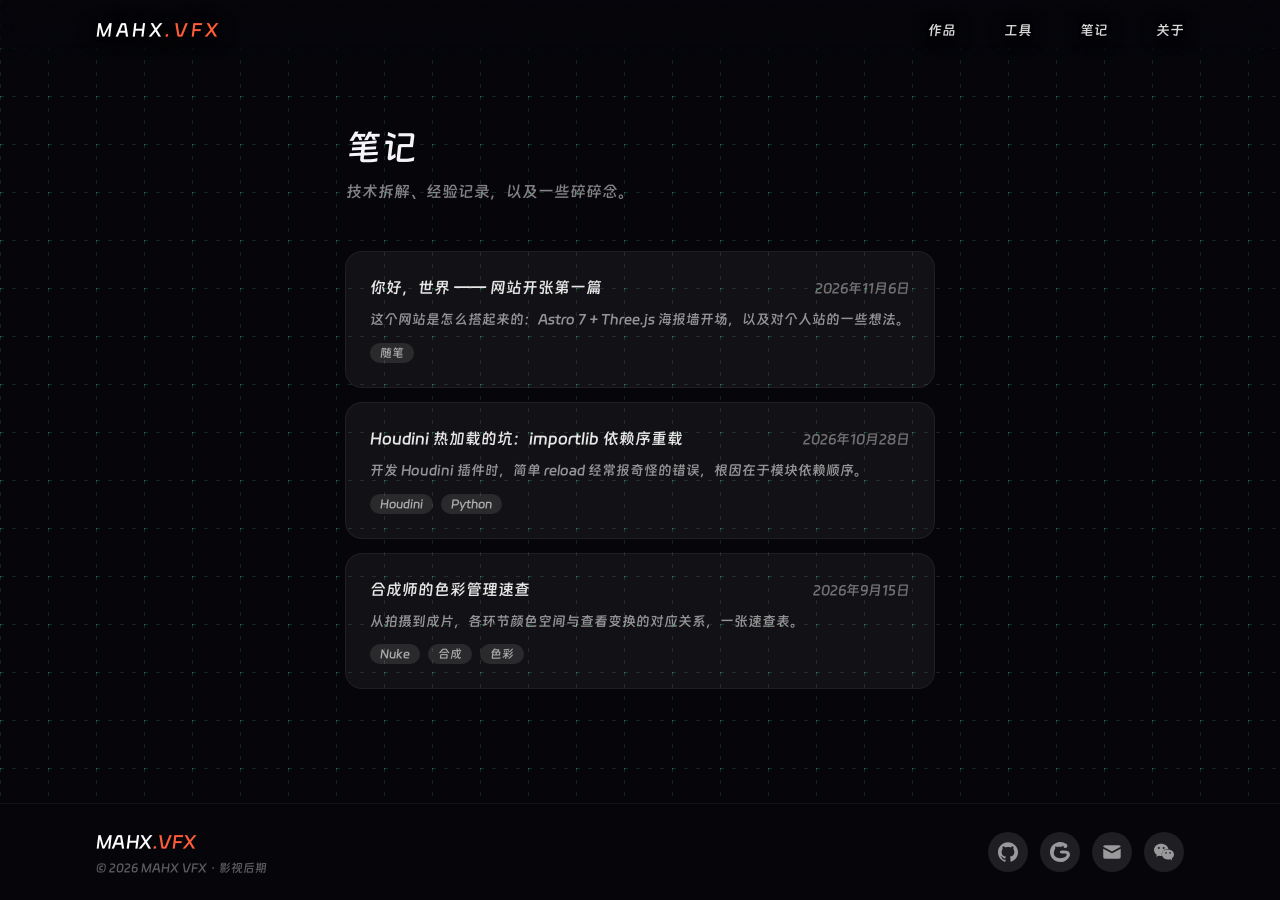
<file: notes/index.html>
<!DOCTYPE html><html lang="zh-CN"> <head><meta charset="UTF-8"><meta name="viewport" content="width=device-width, initial-scale=1.0"><!-- 页内换页（view transitions）：导航不整页刷新，文档不卸载，
         从根源消除跨文档导航的副作用（字体交换抖动 / 光标滞留） --><meta name="astro-view-transitions-enabled" content="true"> <meta name="astro-view-transitions-fallback" content="animate"><script type="module" src="/_astro/ClientRouter.astro_astro_type_script_index_0_lang.CnDxeVtR.js"></script><!-- 预载主字体：首访冷加载时尽早拉取，配合 font-display: block --><link rel="preload" href="/fonts/DingTalk-JinBuTi.woff2" as="font" type="font/woff2" crossorigin><!-- favicon 带版本参数：更新图标后升 v 强制浏览器换缓存（否则标签栏闪旧图标） --><link rel="icon" type="image/svg+xml" href="/favicon.svg?v=4"><link rel="icon" type="image/png" sizes="48x48" href="/favicon-48.png"><link rel="icon" type="image/png" sizes="32x32" href="/favicon-32.png"><link rel="icon" type="image/png" sizes="16x16" href="/favicon-16.png"><!-- iOS 主屏图标：不透明底，iOS 自己加圆角遮罩 --><link rel="apple-touch-icon" href="/apple-touch-icon.png"><meta name="theme-color" content="#05050a"><meta name="description" content="合成技巧、渲染经验、工具链心得等个人笔记。"><meta name="generator" content="Astro v7.4.7"><meta property="og:title" content="笔记 — MAHX VFX"><meta property="og:description" content="合成技巧、渲染经验、工具链心得等个人笔记。"><meta property="og:type" content="website"><meta property="og:image" content="https://mahx-vfx.example.com/og-image.png"><meta property="og:image:width" content="1200"><meta property="og:image:height" content="630"><title>笔记 — MAHX VFX</title><!-- 页面级 head 扩展（各页自行预载关键资源） --><link rel="stylesheet" href="/_astro/BaseLayout.IyHvdCJC.css"></head> <body class="flex min-h-dvh flex-col"> <header class="text-over-wall fixed inset-x-0 top-0 z-40 backdrop-blur-md" style="background: linear-gradient(to bottom, rgba(5,5,10,0.9), rgba(5,5,10,0.35) 70%, rgba(5,5,10,0.15));"> <!-- 通栏导航（不限宽）：logo 与导航链接对称贴两端，桌面端内距 96px
       （用户要求空间感：24px 太贴边 → 48px → 再翻倍 96px；移动端保持
       24px）。不用 max-w 居中容器——那会把 logo 随屏宽推向中间 --><nav class="flex items-center justify-between px-6 md:px-24 py-4"> <a href="/" class="text-lg font-semibold tracking-[0.2em] text-white transition-colors hover:text-white">
MAHX<span class="text-accent">.VFX</span> </a> <div class="flex gap-6 text-sm md:gap-12"> <a href="/works/" class="text-white/85 transition-colors hover:text-white"> 作品 </a><a href="/tools/" class="text-white/85 transition-colors hover:text-white"> 工具 </a><a href="/notes/" class="text-white/85 transition-colors hover:text-white"> 笔记 </a><a href="/about/" class="text-white/85 transition-colors hover:text-white"> 关于 </a> </div> </nav> </header>  <main class="mx-auto max-w-3xl px-6 pt-32 pb-24"> <h1 class="text-4xl font-bold">笔记</h1> <p class="mt-3 text-white/50">技术拆解、经验记录，以及一些碎碎念。</p> <ul class="mt-12 space-y-4"> <li> <a href="/notes/2026-11-06-hello-world/" class="block rounded-2xl bg-white/5 p-6 ring-1 ring-white/10 transition duration-300 hover:-translate-y-0.5 hover:ring-white/30"> <div class="flex items-baseline justify-between gap-4"> <h2 class="font-semibold text-white/90">你好，世界 —— 网站开张第一篇</h2> <time class="shrink-0 text-sm text-white/40" datetime="2026-11-06T00:00:00.000Z"> 2026年11月6日 </time> </div> <p class="mt-2 text-sm leading-relaxed text-white/55">这个网站是怎么搭起来的：Astro 7 + Three.js 海报墙开场，以及对个人站的一些想法。</p> <div class="mt-3 flex flex-wrap gap-2"> <span class="rounded-full bg-white/10 px-2.5 py-0.5 text-xs text-white/60"> 随笔 </span> </div> </a> </li><li> <a href="/notes/2026-10-28-houdini-hot-reload/" class="block rounded-2xl bg-white/5 p-6 ring-1 ring-white/10 transition duration-300 hover:-translate-y-0.5 hover:ring-white/30"> <div class="flex items-baseline justify-between gap-4"> <h2 class="font-semibold text-white/90">Houdini 热加载的坑：importlib 依赖序重载</h2> <time class="shrink-0 text-sm text-white/40" datetime="2026-10-28T00:00:00.000Z"> 2026年10月28日 </time> </div> <p class="mt-2 text-sm leading-relaxed text-white/55">开发 Houdini 插件时，简单 reload 经常报奇怪的错误，根因在于模块依赖顺序。</p> <div class="mt-3 flex flex-wrap gap-2"> <span class="rounded-full bg-white/10 px-2.5 py-0.5 text-xs text-white/60"> Houdini </span><span class="rounded-full bg-white/10 px-2.5 py-0.5 text-xs text-white/60"> Python </span> </div> </a> </li><li> <a href="/notes/2026-09-15-color-pipeline-cheatsheet/" class="block rounded-2xl bg-white/5 p-6 ring-1 ring-white/10 transition duration-300 hover:-translate-y-0.5 hover:ring-white/30"> <div class="flex items-baseline justify-between gap-4"> <h2 class="font-semibold text-white/90">合成师的色彩管理速查</h2> <time class="shrink-0 text-sm text-white/40" datetime="2026-09-15T00:00:00.000Z"> 2026年9月15日 </time> </div> <p class="mt-2 text-sm leading-relaxed text-white/55">从拍摄到成片，各环节颜色空间与查看变换的对应关系，一张速查表。</p> <div class="mt-3 flex flex-wrap gap-2"> <span class="rounded-full bg-white/10 px-2.5 py-0.5 text-xs text-white/60"> Nuke </span><span class="rounded-full bg-white/10 px-2.5 py-0.5 text-xs text-white/60"> 合成 </span><span class="rounded-full bg-white/10 px-2.5 py-0.5 text-xs text-white/60"> 色彩 </span> </div> </a> </li> </ul> </main>  <!-- bg-ink 纯黑底：盖住 body 的网格背景，页脚信息落在纯黑色块上（用户要求）。
     布局参考用户提供的名片式页脚：左 logo 字标 + 右一排圆形社交图标 --><footer class="mt-auto border-t border-white/5 bg-ink px-6 py-6 md:px-24" data-astro-cid-nns7i3if> <div class="flex flex-col gap-5 sm:flex-row sm:items-center sm:justify-between" data-astro-cid-nns7i3if> <div data-astro-cid-nns7i3if> <p class="text-lg font-bold tracking-wide text-white" data-astro-cid-nns7i3if>MAHX<span class="text-accent" data-astro-cid-nns7i3if>.VFX</span></p> <p class="mt-1 text-xs text-white/35" data-astro-cid-nns7i3if>© 2026 MAHX VFX · 影视后期</p> </div> <ul class="flex items-center gap-3" data-astro-cid-nns7i3if> <li data-astro-cid-nns7i3if> <a href="https://github.com/mahx-vfx" target="_blank" rel="noopener" aria-label="GitHub" title="GitHub" class="flex h-10 w-10 items-center justify-center rounded-full bg-white/10 text-white/55 transition-colors hover:bg-white/20 hover:text-white" data-astro-cid-nns7i3if> <svg class="h-5 w-5" viewBox="0 0 24 24" fill="currentColor" aria-hidden="true" data-astro-cid-nns7i3if> <path d="M12 .297c-6.63 0-12 5.373-12 12 0 5.303 3.438 9.8 8.205 11.385.6.113.82-.258.82-.577 0-.285-.01-1.04-.015-2.04-3.338.724-4.042-1.61-4.042-1.61C4.422 18.07 3.633 17.7 3.633 17.7c-1.087-.744.084-.729.084-.729 1.205.084 1.838 1.236 1.838 1.236 1.07 1.835 2.809 1.305 3.495.998.108-.776.417-1.305.76-1.605-2.665-.3-5.466-1.332-5.466-5.93 0-1.31.465-2.38 1.235-3.22-.135-.303-.54-1.523.105-3.176 0 0 1.005-.322 3.3 1.23.96-.267 1.98-.399 3-.405 1.02.006 2.04.138 3 .405 2.28-1.552 3.285-1.23 3.285-1.23.645 1.653.24 2.873.12 3.176.765.84 1.23 1.91 1.23 3.22 0 4.61-2.805 5.625-5.475 5.92.42.36.81 1.096.81 2.22 0 1.606-.015 2.896-.015 3.286 0 .315.21.69.825.57C20.565 22.092 24 17.592 24 12.297c0-6.627-5.373-12-12-12" data-astro-cid-nns7i3if></path> </svg> </a> </li><li data-astro-cid-nns7i3if> <a href="https://gitcode.com/mahx-vfx" target="_blank" rel="noopener" aria-label="GitCode" title="GitCode" class="flex h-10 w-10 items-center justify-center rounded-full bg-white/10 text-white/55 transition-colors hover:bg-white/20 hover:text-white" data-astro-cid-nns7i3if> <svg class="h-5 w-5" viewBox="0 0 24 24" fill="currentColor" aria-hidden="true" data-astro-cid-nns7i3if> <path d="m15.585 4.586.486-.274q.032.17.06.303c.032.158.06.289.072.418.103 1.118.665 1.941 1.462 2.127 1.165.27 2.264-.177 2.856-1.164.711-1.184.403-2.634-.808-3.507C16.346.061 12.647-.609 8.663.56.072 3.095-2.867 13.65 3.23 20.122c2.608 2.769 5.92 3.964 9.68 3.873 4.817-.113 8.285-2.513 10.5-6.674 1.57-2.952-.137-6.178-3.405-6.849a21 21 0 0 0-5.675-.362 4.8 4.8 0 0 0-1.805.548c-.625.325-.805.998-.735 1.666.065.608.531.972 1.086 1.064 1.118.175 2.25.277 3.378.37.327.027.657.03.986.033.473.005.944.01 1.405.086 1.314.217 1.766 1.284 1.09 2.425a4.7 4.7 0 0 1-.577.766 6.55 6.55 0 0 1-3.318 1.964c-2.333.57-4.669.603-6.99-.13-2.645-.835-4.221-2.777-4.277-5.392A9.1 9.1 0 0 1 5.76 8.907c.36-.654.558-1.327.503-2.067a26 26 0 0 1-.05-.972l-.025-.565q.401.084.792.212c1.011.406 2.007.592 3.102.294a5.6 5.6 0 0 1 1.902-.122 4.76 4.76 0 0 0 2.921-.714c.218-.128.439-.251.681-.387" data-astro-cid-nns7i3if></path> </svg> </a> </li> <li data-astro-cid-nns7i3if> <button type="button" data-copy="mahx-vfx@qq.com" aria-label="复制邮箱地址 mahx-vfx@qq.com" title="邮箱 mahx-vfx@qq.com（点击复制）" class="flex h-10 w-10 items-center justify-center rounded-full bg-white/10 text-white/55 transition-colors hover:bg-white/20 hover:text-white relative cursor-pointer" data-astro-cid-nns7i3if> <svg class="h-5 w-5" viewBox="0 0 1024 1024" fill="currentColor" aria-hidden="true" data-astro-cid-nns7i3if> <path d="M153.2 163.1h714.8c48.8 0 88.7 38.5 89.3 85.9L510.9 491.5 64.3 249.2c.4-47.5 40-86.1 88.9-86.1zM64.3 342l-.4 429.1c0 47.8 40.2 86.9 89.3 86.9h714.8c49.1 0 89.3-39.1 89.3-86.9V341.8L521.3 573c-6.7 3.6-14.7 3.6-21.4 0L64.3 342z" data-astro-cid-nns7i3if></path> </svg> <span class="copy-tip" aria-live="polite" data-astro-cid-nns7i3if>已复制</span> </button> </li><li data-astro-cid-nns7i3if> <button type="button" data-copy="MAHX_VFX" aria-label="复制微信号 MAHX_VFX" title="微信号 MAHX_VFX（点击复制）" class="flex h-10 w-10 items-center justify-center rounded-full bg-white/10 text-white/55 transition-colors hover:bg-white/20 hover:text-white relative cursor-pointer" data-astro-cid-nns7i3if> <svg class="h-5 w-5" viewBox="0 0 24 24" fill="currentColor" aria-hidden="true" data-astro-cid-nns7i3if> <path d="M8.691 2.188C3.891 2.188 0 5.476 0 9.53c0 2.212 1.17 4.203 3.002 5.55a.59.59 0 0 1 .213.665l-.39 1.48c-.019.07-.048.141-.048.213 0 .163.13.295.29.295a.326.326 0 0 0 .167-.054l1.903-1.114a.864.864 0 0 1 .717-.098 10.16 10.16 0 0 0 2.837.403c.276 0 .543-.027.811-.05-.857-2.578.157-4.972 1.932-6.446 1.703-1.415 3.882-1.98 5.853-1.838-.576-3.583-4.196-6.348-8.596-6.348zM5.785 5.991c.642 0 1.162.529 1.162 1.18a1.17 1.17 0 0 1-1.162 1.178A1.17 1.17 0 0 1 4.623 7.17c0-.651.52-1.18 1.162-1.18zm5.813 0c.642 0 1.162.529 1.162 1.18a1.17 1.17 0 0 1-1.162 1.178 1.17 1.17 0 0 1-1.162-1.178c0-.651.52-1.18 1.162-1.18zm5.34 2.867c-1.797-.052-3.746.512-5.28 1.786-1.72 1.428-2.687 3.72-1.78 6.22.942 2.453 3.666 4.229 6.884 4.229.826 0 1.622-.12 2.361-.336a.722.722 0 0 1 .598.082l1.584.926a.272.272 0 0 0 .14.047c.134 0 .24-.111.24-.247 0-.06-.023-.12-.038-.177l-.327-1.233a.582.582 0 0 1-.023-.156.49.49 0 0 1 .201-.398C23.024 18.48 24 16.82 24 14.98c0-3.21-2.931-5.837-6.656-6.088V8.89c-.135-.01-.27-.027-.407-.03zm-2.53 3.274c.535 0 .969.44.969.982a.976.976 0 0 1-.969.983.976.976 0 0 1-.969-.983c0-.542.434-.982.97-.982zm4.844 0c.535 0 .969.44.969.982a.976.976 0 0 1-.969.983.976.976 0 0 1-.969-.983c0-.542.434-.982.969-.982z" data-astro-cid-nns7i3if></path> </svg> <span class="copy-tip" aria-live="polite" data-astro-cid-nns7i3if>已复制</span> </button> </li> </ul> </div> </footer><!-- 复制到剪贴板：事件委托绑在 document 上——组件 <script> 在页内换页（view
     transitions）后不会重复执行，但 document 监听常驻，页脚元素换页重建也能命中。
     写入只用 navigator.clipboard.writeText 单路径，**不做任何兜底**：
     实测（正常窗口模式）writeText 的异步写入**会被 Windows 剪贴板历史（Win+V）
     正常记录**——剪贴板历史不区分同步/异步写入。早前「writeText 不进 Win+V」
     的结论来自浏览器**无痕窗口**，该模式下剪贴板历史本就不工作，据此否定
     writeText 是误判，勿再翻回去（详见 AGENTS.md）。
     Chrome 的异步 Clipboard API 是标准路径：Chrome/Edge/Firefox/Safari 16.4+
     均支持；需安全上下文（HTTPS 或 localhost），非安全上下文下 navigator.clipboard
     不存在 → 直接判失败，不做回退。
     写成功 → 已复制；被拒（权限/非安全上下文）→ 复制失败 --><script type="module">document.addEventListener(`click`,e=>{let t=e.target.closest?.(`[data-copy]`);if(!t)return;let n=t.dataset.copy??``,r=t.querySelector(`.copy-tip`),i=e=>{r&&(r.textContent=e?`已复制`:`复制失败`,r.classList.add(`is-shown`),setTimeout(()=>r.classList.remove(`is-shown`),1600))};navigator.clipboard?.writeText?navigator.clipboard.writeText(n).then(()=>i(!0),()=>i(!1)):i(!1)});</script><script type="module">window.addEventListener(`pageshow`,()=>{let e=document.body;e.style.pointerEvents=`none`;let t=()=>{e.style.pointerEvents=``};requestAnimationFrame(t),setTimeout(t,50)});</script> </body> </html>
</file>
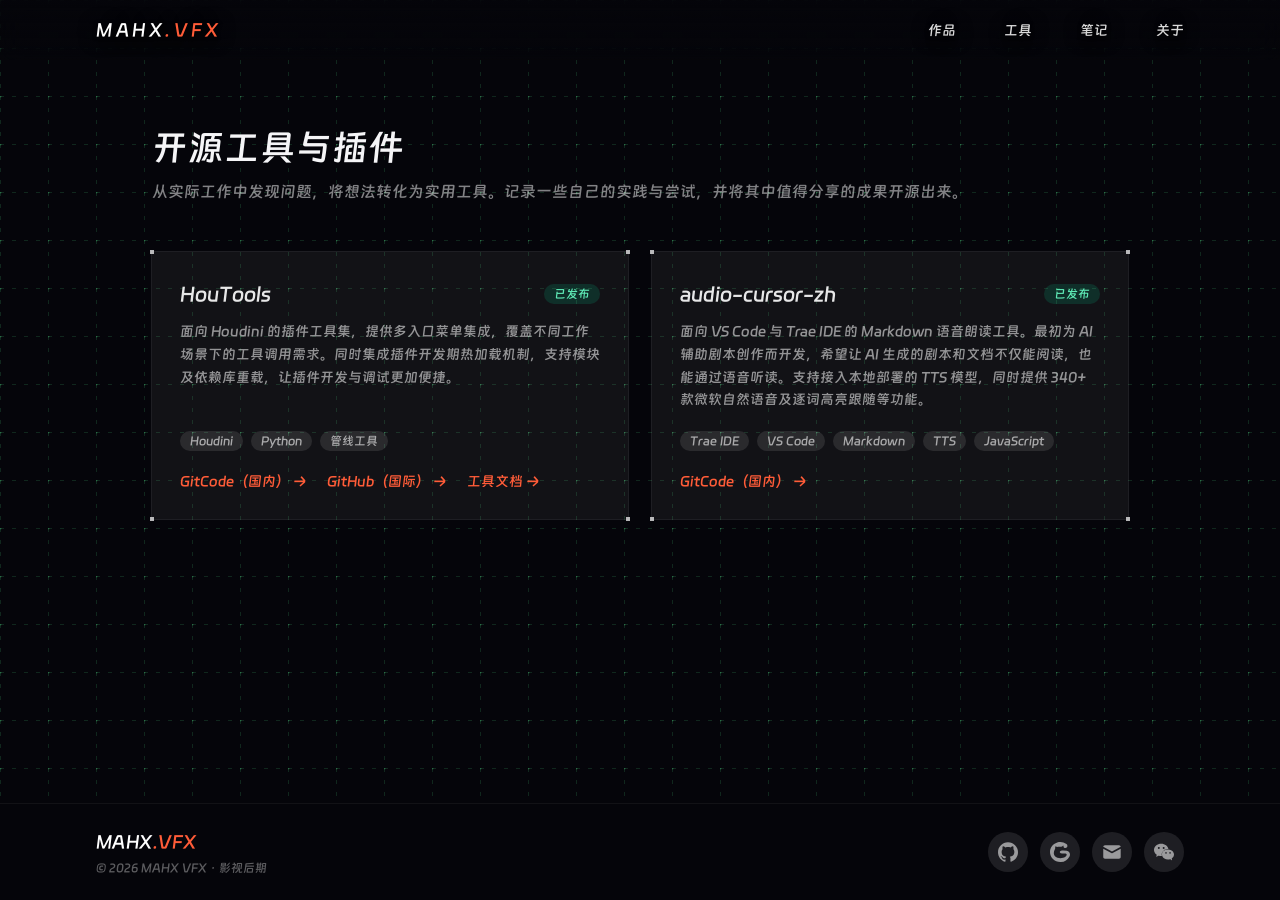
<file: tools/index.html>
<!DOCTYPE html><html lang="zh-CN"> <head><meta charset="UTF-8"><meta name="viewport" content="width=device-width, initial-scale=1.0"><!-- 页内换页（view transitions）：导航不整页刷新，文档不卸载，
         从根源消除跨文档导航的副作用（字体交换抖动 / 光标滞留） --><meta name="astro-view-transitions-enabled" content="true"> <meta name="astro-view-transitions-fallback" content="animate"><script type="module" src="/_astro/ClientRouter.astro_astro_type_script_index_0_lang.CnDxeVtR.js"></script><!-- 预载主字体：首访冷加载时尽早拉取，配合 font-display: block --><link rel="preload" href="/fonts/DingTalk-JinBuTi.woff2" as="font" type="font/woff2" crossorigin><!-- favicon 带版本参数：更新图标后升 v 强制浏览器换缓存（否则标签栏闪旧图标） --><link rel="icon" type="image/svg+xml" href="/favicon.svg?v=4"><link rel="icon" type="image/png" sizes="48x48" href="/favicon-48.png"><link rel="icon" type="image/png" sizes="32x32" href="/favicon-32.png"><link rel="icon" type="image/png" sizes="16x16" href="/favicon-16.png"><!-- iOS 主屏图标：不透明底，iOS 自己加圆角遮罩 --><link rel="apple-touch-icon" href="/apple-touch-icon.png"><meta name="theme-color" content="#05050a"><meta name="description" content="自己开发的影视后期开源工具与插件。"><meta name="generator" content="Astro v7.4.7"><meta property="og:title" content="开源工具 — MAHX VFX"><meta property="og:description" content="自己开发的影视后期开源工具与插件。"><meta property="og:type" content="website"><meta property="og:image" content="https://mahx-vfx.example.com/og-image.png"><meta property="og:image:width" content="1200"><meta property="og:image:height" content="630"><title>开源工具 — MAHX VFX</title><!-- 页面级 head 扩展（各页自行预载关键资源） --><link rel="stylesheet" href="/_astro/BaseLayout.IyHvdCJC.css"></head> <body class="flex min-h-dvh flex-col"> <header class="text-over-wall fixed inset-x-0 top-0 z-40 backdrop-blur-md" style="background: linear-gradient(to bottom, rgba(5,5,10,0.9), rgba(5,5,10,0.35) 70%, rgba(5,5,10,0.15));"> <!-- 通栏导航（不限宽）：logo 与导航链接对称贴两端，桌面端内距 96px
       （用户要求空间感：24px 太贴边 → 48px → 再翻倍 96px；移动端保持
       24px）。不用 max-w 居中容器——那会把 logo 随屏宽推向中间 --><nav class="flex items-center justify-between px-6 md:px-24 py-4"> <a href="/" class="text-lg font-semibold tracking-[0.2em] text-white transition-colors hover:text-white">
MAHX<span class="text-accent">.VFX</span> </a> <div class="flex gap-6 text-sm md:gap-12"> <a href="/works/" class="text-white/85 transition-colors hover:text-white"> 作品 </a><a href="/tools/" class="text-white/85 transition-colors hover:text-white"> 工具 </a><a href="/notes/" class="text-white/85 transition-colors hover:text-white"> 笔记 </a><a href="/about/" class="text-white/85 transition-colors hover:text-white"> 关于 </a> </div> </nav> </header>  <main class="mx-auto max-w-5xl px-6 pt-32 pb-24"> <h1 class="text-4xl font-bold">开源工具与插件</h1> <p class="mt-3 text-white/50">从实际工作中发现问题，将想法转化为实用工具。记录一些自己的实践与尝试，并将其中值得分享的成果开源出来。</p> <div class="mt-12 grid gap-6 md:grid-cols-2"> <article class="relative flex flex-col bg-white/5 p-7 ring-1 ring-white/10">   <span aria-hidden="true" class="pointer-events-none absolute h-1 w-1 bg-white/70" style="left:-2px;top:-2px"></span> <span aria-hidden="true" class="pointer-events-none absolute h-1 w-1 bg-white/70" style="right:-2px;top:-2px"></span> <span aria-hidden="true" class="pointer-events-none absolute h-1 w-1 bg-white/70" style="bottom:-2px;left:-2px"></span> <span aria-hidden="true" class="pointer-events-none absolute h-1 w-1 bg-white/70" style="bottom:-2px;right:-2px"></span> <div class="flex items-center justify-between gap-3"> <h2 class="text-xl font-semibold text-white/90">HouTools</h2> <span class="rounded-full px-2.5 py-0.5 text-xs bg-emerald-400/15 text-emerald-300"> 已发布 </span> </div> <p class="mt-3 flex-1 text-sm leading-relaxed text-white/55">面向 Houdini 的插件工具集，提供多入口菜单集成，覆盖不同工作场景下的工具调用需求。同时集成插件开发期热加载机制，支持模块及依赖库重载，让插件开发与调试更加便捷。</p> <div class="mt-5 flex flex-wrap gap-2"> <span class="rounded-full bg-white/10 px-2.5 py-0.5 text-xs text-white/60">Houdini</span><span class="rounded-full bg-white/10 px-2.5 py-0.5 text-xs text-white/60">Python</span><span class="rounded-full bg-white/10 px-2.5 py-0.5 text-xs text-white/60">管线工具</span> </div> <div class="mt-5 flex flex-wrap gap-x-5 gap-y-2 text-sm"> <a href="https://gitcode.com/mahx-vfx/HouTools" target="_blank" rel="noopener" class="text-accent transition-opacity hover:opacity-80"> GitCode（国内） →
</a><a href="https://github.com/mahx-vfx/HouTools" target="_blank" rel="noopener" class="text-accent transition-opacity hover:opacity-80"> GitHub（国际） →
</a><a href="https://mahx-vfx.github.io/HouTools/" target="_blank" rel="noopener" class="text-accent transition-opacity hover:opacity-80"> 工具文档 →
</a> </div>  </article><article class="relative flex flex-col bg-white/5 p-7 ring-1 ring-white/10">   <span aria-hidden="true" class="pointer-events-none absolute h-1 w-1 bg-white/70" style="left:-2px;top:-2px"></span> <span aria-hidden="true" class="pointer-events-none absolute h-1 w-1 bg-white/70" style="right:-2px;top:-2px"></span> <span aria-hidden="true" class="pointer-events-none absolute h-1 w-1 bg-white/70" style="bottom:-2px;left:-2px"></span> <span aria-hidden="true" class="pointer-events-none absolute h-1 w-1 bg-white/70" style="bottom:-2px;right:-2px"></span> <div class="flex items-center justify-between gap-3"> <h2 class="text-xl font-semibold text-white/90">audio-cursor-zh</h2> <span class="rounded-full px-2.5 py-0.5 text-xs bg-emerald-400/15 text-emerald-300"> 已发布 </span> </div> <p class="mt-3 flex-1 text-sm leading-relaxed text-white/55">面向 VS Code 与 Trae IDE 的 Markdown 语音朗读工具。最初为 AI 辅助剧本创作而开发，希望让 AI 生成的剧本和文档不仅能阅读，也能通过语音听读。支持接入本地部署的 TTS 模型，同时提供 340+ 款微软自然语音及逐词高亮跟随等功能。</p> <div class="mt-5 flex flex-wrap gap-2"> <span class="rounded-full bg-white/10 px-2.5 py-0.5 text-xs text-white/60">Trae IDE</span><span class="rounded-full bg-white/10 px-2.5 py-0.5 text-xs text-white/60">VS Code</span><span class="rounded-full bg-white/10 px-2.5 py-0.5 text-xs text-white/60">Markdown</span><span class="rounded-full bg-white/10 px-2.5 py-0.5 text-xs text-white/60">TTS</span><span class="rounded-full bg-white/10 px-2.5 py-0.5 text-xs text-white/60">JavaScript</span> </div> <div class="mt-5 flex flex-wrap gap-x-5 gap-y-2 text-sm"> <a href="https://gitcode.com/mahx-vfx/audio-cursor-zh" target="_blank" rel="noopener" class="text-accent transition-opacity hover:opacity-80"> GitCode（国内） →
</a> </div>  </article> </div> </main>  <!-- bg-ink 纯黑底：盖住 body 的网格背景，页脚信息落在纯黑色块上（用户要求）。
     布局参考用户提供的名片式页脚：左 logo 字标 + 右一排圆形社交图标 --><footer class="mt-auto border-t border-white/5 bg-ink px-6 py-6 md:px-24" data-astro-cid-nns7i3if> <div class="flex flex-col gap-5 sm:flex-row sm:items-center sm:justify-between" data-astro-cid-nns7i3if> <div data-astro-cid-nns7i3if> <p class="text-lg font-bold tracking-wide text-white" data-astro-cid-nns7i3if>MAHX<span class="text-accent" data-astro-cid-nns7i3if>.VFX</span></p> <p class="mt-1 text-xs text-white/35" data-astro-cid-nns7i3if>© 2026 MAHX VFX · 影视后期</p> </div> <ul class="flex items-center gap-3" data-astro-cid-nns7i3if> <li data-astro-cid-nns7i3if> <a href="https://github.com/mahx-vfx" target="_blank" rel="noopener" aria-label="GitHub" title="GitHub" class="flex h-10 w-10 items-center justify-center rounded-full bg-white/10 text-white/55 transition-colors hover:bg-white/20 hover:text-white" data-astro-cid-nns7i3if> <svg class="h-5 w-5" viewBox="0 0 24 24" fill="currentColor" aria-hidden="true" data-astro-cid-nns7i3if> <path d="M12 .297c-6.63 0-12 5.373-12 12 0 5.303 3.438 9.8 8.205 11.385.6.113.82-.258.82-.577 0-.285-.01-1.04-.015-2.04-3.338.724-4.042-1.61-4.042-1.61C4.422 18.07 3.633 17.7 3.633 17.7c-1.087-.744.084-.729.084-.729 1.205.084 1.838 1.236 1.838 1.236 1.07 1.835 2.809 1.305 3.495.998.108-.776.417-1.305.76-1.605-2.665-.3-5.466-1.332-5.466-5.93 0-1.31.465-2.38 1.235-3.22-.135-.303-.54-1.523.105-3.176 0 0 1.005-.322 3.3 1.23.96-.267 1.98-.399 3-.405 1.02.006 2.04.138 3 .405 2.28-1.552 3.285-1.23 3.285-1.23.645 1.653.24 2.873.12 3.176.765.84 1.23 1.91 1.23 3.22 0 4.61-2.805 5.625-5.475 5.92.42.36.81 1.096.81 2.22 0 1.606-.015 2.896-.015 3.286 0 .315.21.69.825.57C20.565 22.092 24 17.592 24 12.297c0-6.627-5.373-12-12-12" data-astro-cid-nns7i3if></path> </svg> </a> </li><li data-astro-cid-nns7i3if> <a href="https://gitcode.com/mahx-vfx" target="_blank" rel="noopener" aria-label="GitCode" title="GitCode" class="flex h-10 w-10 items-center justify-center rounded-full bg-white/10 text-white/55 transition-colors hover:bg-white/20 hover:text-white" data-astro-cid-nns7i3if> <svg class="h-5 w-5" viewBox="0 0 24 24" fill="currentColor" aria-hidden="true" data-astro-cid-nns7i3if> <path d="m15.585 4.586.486-.274q.032.17.06.303c.032.158.06.289.072.418.103 1.118.665 1.941 1.462 2.127 1.165.27 2.264-.177 2.856-1.164.711-1.184.403-2.634-.808-3.507C16.346.061 12.647-.609 8.663.56.072 3.095-2.867 13.65 3.23 20.122c2.608 2.769 5.92 3.964 9.68 3.873 4.817-.113 8.285-2.513 10.5-6.674 1.57-2.952-.137-6.178-3.405-6.849a21 21 0 0 0-5.675-.362 4.8 4.8 0 0 0-1.805.548c-.625.325-.805.998-.735 1.666.065.608.531.972 1.086 1.064 1.118.175 2.25.277 3.378.37.327.027.657.03.986.033.473.005.944.01 1.405.086 1.314.217 1.766 1.284 1.09 2.425a4.7 4.7 0 0 1-.577.766 6.55 6.55 0 0 1-3.318 1.964c-2.333.57-4.669.603-6.99-.13-2.645-.835-4.221-2.777-4.277-5.392A9.1 9.1 0 0 1 5.76 8.907c.36-.654.558-1.327.503-2.067a26 26 0 0 1-.05-.972l-.025-.565q.401.084.792.212c1.011.406 2.007.592 3.102.294a5.6 5.6 0 0 1 1.902-.122 4.76 4.76 0 0 0 2.921-.714c.218-.128.439-.251.681-.387" data-astro-cid-nns7i3if></path> </svg> </a> </li> <li data-astro-cid-nns7i3if> <button type="button" data-copy="mahx-vfx@qq.com" aria-label="复制邮箱地址 mahx-vfx@qq.com" title="邮箱 mahx-vfx@qq.com（点击复制）" class="flex h-10 w-10 items-center justify-center rounded-full bg-white/10 text-white/55 transition-colors hover:bg-white/20 hover:text-white relative cursor-pointer" data-astro-cid-nns7i3if> <svg class="h-5 w-5" viewBox="0 0 1024 1024" fill="currentColor" aria-hidden="true" data-astro-cid-nns7i3if> <path d="M153.2 163.1h714.8c48.8 0 88.7 38.5 89.3 85.9L510.9 491.5 64.3 249.2c.4-47.5 40-86.1 88.9-86.1zM64.3 342l-.4 429.1c0 47.8 40.2 86.9 89.3 86.9h714.8c49.1 0 89.3-39.1 89.3-86.9V341.8L521.3 573c-6.7 3.6-14.7 3.6-21.4 0L64.3 342z" data-astro-cid-nns7i3if></path> </svg> <span class="copy-tip" aria-live="polite" data-astro-cid-nns7i3if>已复制</span> </button> </li><li data-astro-cid-nns7i3if> <button type="button" data-copy="MAHX_VFX" aria-label="复制微信号 MAHX_VFX" title="微信号 MAHX_VFX（点击复制）" class="flex h-10 w-10 items-center justify-center rounded-full bg-white/10 text-white/55 transition-colors hover:bg-white/20 hover:text-white relative cursor-pointer" data-astro-cid-nns7i3if> <svg class="h-5 w-5" viewBox="0 0 24 24" fill="currentColor" aria-hidden="true" data-astro-cid-nns7i3if> <path d="M8.691 2.188C3.891 2.188 0 5.476 0 9.53c0 2.212 1.17 4.203 3.002 5.55a.59.59 0 0 1 .213.665l-.39 1.48c-.019.07-.048.141-.048.213 0 .163.13.295.29.295a.326.326 0 0 0 .167-.054l1.903-1.114a.864.864 0 0 1 .717-.098 10.16 10.16 0 0 0 2.837.403c.276 0 .543-.027.811-.05-.857-2.578.157-4.972 1.932-6.446 1.703-1.415 3.882-1.98 5.853-1.838-.576-3.583-4.196-6.348-8.596-6.348zM5.785 5.991c.642 0 1.162.529 1.162 1.18a1.17 1.17 0 0 1-1.162 1.178A1.17 1.17 0 0 1 4.623 7.17c0-.651.52-1.18 1.162-1.18zm5.813 0c.642 0 1.162.529 1.162 1.18a1.17 1.17 0 0 1-1.162 1.178 1.17 1.17 0 0 1-1.162-1.178c0-.651.52-1.18 1.162-1.18zm5.34 2.867c-1.797-.052-3.746.512-5.28 1.786-1.72 1.428-2.687 3.72-1.78 6.22.942 2.453 3.666 4.229 6.884 4.229.826 0 1.622-.12 2.361-.336a.722.722 0 0 1 .598.082l1.584.926a.272.272 0 0 0 .14.047c.134 0 .24-.111.24-.247 0-.06-.023-.12-.038-.177l-.327-1.233a.582.582 0 0 1-.023-.156.49.49 0 0 1 .201-.398C23.024 18.48 24 16.82 24 14.98c0-3.21-2.931-5.837-6.656-6.088V8.89c-.135-.01-.27-.027-.407-.03zm-2.53 3.274c.535 0 .969.44.969.982a.976.976 0 0 1-.969.983.976.976 0 0 1-.969-.983c0-.542.434-.982.97-.982zm4.844 0c.535 0 .969.44.969.982a.976.976 0 0 1-.969.983.976.976 0 0 1-.969-.983c0-.542.434-.982.969-.982z" data-astro-cid-nns7i3if></path> </svg> <span class="copy-tip" aria-live="polite" data-astro-cid-nns7i3if>已复制</span> </button> </li> </ul> </div> </footer><!-- 复制到剪贴板：事件委托绑在 document 上——组件 <script> 在页内换页（view
     transitions）后不会重复执行，但 document 监听常驻，页脚元素换页重建也能命中。
     写入只用 navigator.clipboard.writeText 单路径，**不做任何兜底**：
     实测（正常窗口模式）writeText 的异步写入**会被 Windows 剪贴板历史（Win+V）
     正常记录**——剪贴板历史不区分同步/异步写入。早前「writeText 不进 Win+V」
     的结论来自浏览器**无痕窗口**，该模式下剪贴板历史本就不工作，据此否定
     writeText 是误判，勿再翻回去（详见 AGENTS.md）。
     Chrome 的异步 Clipboard API 是标准路径：Chrome/Edge/Firefox/Safari 16.4+
     均支持；需安全上下文（HTTPS 或 localhost），非安全上下文下 navigator.clipboard
     不存在 → 直接判失败，不做回退。
     写成功 → 已复制；被拒（权限/非安全上下文）→ 复制失败 --><script type="module">document.addEventListener(`click`,e=>{let t=e.target.closest?.(`[data-copy]`);if(!t)return;let n=t.dataset.copy??``,r=t.querySelector(`.copy-tip`),i=e=>{r&&(r.textContent=e?`已复制`:`复制失败`,r.classList.add(`is-shown`),setTimeout(()=>r.classList.remove(`is-shown`),1600))};navigator.clipboard?.writeText?navigator.clipboard.writeText(n).then(()=>i(!0),()=>i(!1)):i(!1)});</script><script type="module">window.addEventListener(`pageshow`,()=>{let e=document.body;e.style.pointerEvents=`none`;let t=()=>{e.style.pointerEvents=``};requestAnimationFrame(t),setTimeout(t,50)});</script> </body> </html>
</file>
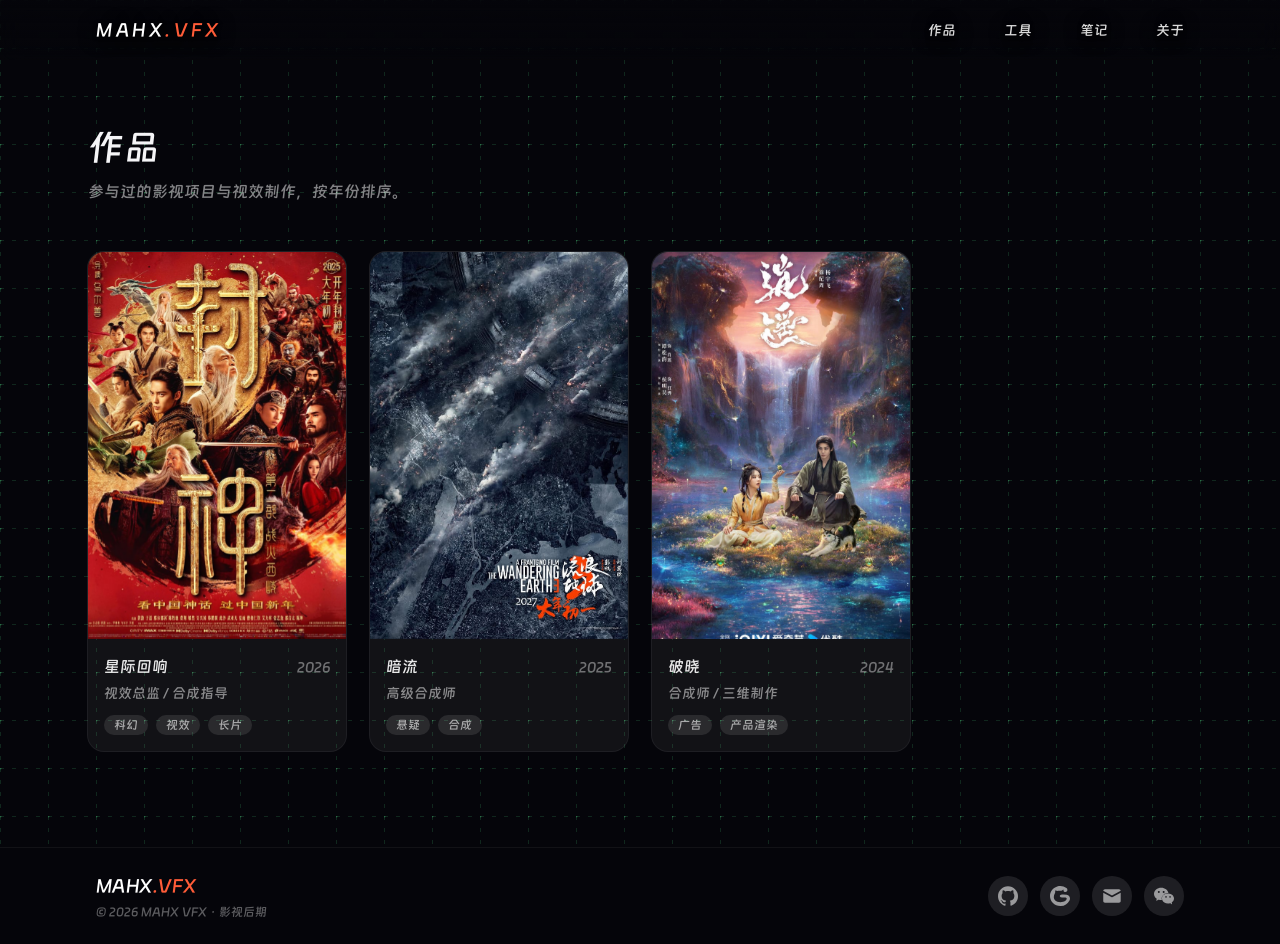
<file: works/index.html>
<!DOCTYPE html><html lang="zh-CN"> <head><meta charset="UTF-8"><meta name="viewport" content="width=device-width, initial-scale=1.0"><!-- 页内换页（view transitions）：导航不整页刷新，文档不卸载，
         从根源消除跨文档导航的副作用（字体交换抖动 / 光标滞留） --><meta name="astro-view-transitions-enabled" content="true"> <meta name="astro-view-transitions-fallback" content="animate"><script type="module" src="/_astro/ClientRouter.astro_astro_type_script_index_0_lang.CnDxeVtR.js"></script><!-- 预载主字体：首访冷加载时尽早拉取，配合 font-display: block --><link rel="preload" href="/fonts/DingTalk-JinBuTi.woff2" as="font" type="font/woff2" crossorigin><!-- favicon 带版本参数：更新图标后升 v 强制浏览器换缓存（否则标签栏闪旧图标） --><link rel="icon" type="image/svg+xml" href="/favicon.svg?v=4"><link rel="icon" type="image/png" sizes="48x48" href="/favicon-48.png"><link rel="icon" type="image/png" sizes="32x32" href="/favicon-32.png"><link rel="icon" type="image/png" sizes="16x16" href="/favicon-16.png"><!-- iOS 主屏图标：不透明底，iOS 自己加圆角遮罩 --><link rel="apple-touch-icon" href="/apple-touch-icon.png"><meta name="theme-color" content="#05050a"><meta name="description" content="影视后期作品集：电影、剧集与广告的视效制作。"><meta name="generator" content="Astro v7.4.7"><meta property="og:title" content="作品 — MAHX VFX"><meta property="og:description" content="影视后期作品集：电影、剧集与广告的视效制作。"><meta property="og:type" content="website"><meta property="og:image" content="https://mahx-vfx.example.com/og-image.png"><meta property="og:image:width" content="1200"><meta property="og:image:height" content="630"><title>作品 — MAHX VFX</title><!-- 页面级 head 扩展（各页自行预载关键资源） --><link rel="stylesheet" href="/_astro/BaseLayout.IyHvdCJC.css"></head> <body class="flex min-h-dvh flex-col"> <header class="text-over-wall fixed inset-x-0 top-0 z-40 backdrop-blur-md" style="background: linear-gradient(to bottom, rgba(5,5,10,0.9), rgba(5,5,10,0.35) 70%, rgba(5,5,10,0.15));"> <!-- 通栏导航（不限宽）：logo 与导航链接对称贴两端，桌面端内距 96px
       （用户要求空间感：24px 太贴边 → 48px → 再翻倍 96px；移动端保持
       24px）。不用 max-w 居中容器——那会把 logo 随屏宽推向中间 --><nav class="flex items-center justify-between px-6 md:px-24 py-4"> <a href="/" class="text-lg font-semibold tracking-[0.2em] text-white transition-colors hover:text-white">
MAHX<span class="text-accent">.VFX</span> </a> <div class="flex gap-6 text-sm md:gap-12"> <a href="/works/" class="text-white/85 transition-colors hover:text-white"> 作品 </a><a href="/tools/" class="text-white/85 transition-colors hover:text-white"> 工具 </a><a href="/notes/" class="text-white/85 transition-colors hover:text-white"> 笔记 </a><a href="/about/" class="text-white/85 transition-colors hover:text-white"> 关于 </a> </div> </nav> </header>  <main class="mx-auto max-w-6xl px-6 pt-32 pb-24"> <h1 class="text-4xl font-bold">作品</h1> <p class="mt-3 text-white/50">参与过的影视项目与视效制作，按年份排序。</p> <div class="mt-12 grid grid-cols-2 gap-6 lg:grid-cols-4"> <a href="/works/interstellar-echo/" class="group block overflow-hidden rounded-2xl bg-white/5 ring-1 ring-white/10 transition duration-300 hover:-translate-y-1 hover:ring-white/30"> <div class="aspect-[2/3] overflow-hidden"> <img src="/media/posters/wall/封神第二部：战火西岐.jpg" alt="星际回响" loading="lazy" class="h-full w-full object-cover will-change-transform transition duration-500 group-hover:scale-105"> </div> <div class="p-4"> <div class="flex items-baseline justify-between gap-2"> <h3 class="font-semibold text-white/90">星际回响</h3> <span class="shrink-0 text-sm text-white/40">2026</span> </div> <p class="mt-1 text-sm text-white/50">视效总监 / 合成指导</p> <div class="mt-3 flex flex-wrap gap-2"> <span class="rounded-full bg-white/10 px-2.5 py-0.5 text-xs text-white/60"> 科幻 </span><span class="rounded-full bg-white/10 px-2.5 py-0.5 text-xs text-white/60"> 视效 </span><span class="rounded-full bg-white/10 px-2.5 py-0.5 text-xs text-white/60"> 长片 </span> </div> </div> </a><a href="/works/undercurrent/" class="group block overflow-hidden rounded-2xl bg-white/5 ring-1 ring-white/10 transition duration-300 hover:-translate-y-1 hover:ring-white/30"> <div class="aspect-[2/3] overflow-hidden"> <img src="/media/posters/wall/流浪地球3.jpg" alt="暗流" loading="lazy" class="h-full w-full object-cover will-change-transform transition duration-500 group-hover:scale-105"> </div> <div class="p-4"> <div class="flex items-baseline justify-between gap-2"> <h3 class="font-semibold text-white/90">暗流</h3> <span class="shrink-0 text-sm text-white/40">2025</span> </div> <p class="mt-1 text-sm text-white/50">高级合成师</p> <div class="mt-3 flex flex-wrap gap-2"> <span class="rounded-full bg-white/10 px-2.5 py-0.5 text-xs text-white/60"> 悬疑 </span><span class="rounded-full bg-white/10 px-2.5 py-0.5 text-xs text-white/60"> 合成 </span> </div> </div> </a><a href="/works/daybreak/" class="group block overflow-hidden rounded-2xl bg-white/5 ring-1 ring-white/10 transition duration-300 hover:-translate-y-1 hover:ring-white/30"> <div class="aspect-[2/3] overflow-hidden"> <img src="/media/posters/wall/逍遥.jpg" alt="破晓" loading="lazy" class="h-full w-full object-cover will-change-transform transition duration-500 group-hover:scale-105"> </div> <div class="p-4"> <div class="flex items-baseline justify-between gap-2"> <h3 class="font-semibold text-white/90">破晓</h3> <span class="shrink-0 text-sm text-white/40">2024</span> </div> <p class="mt-1 text-sm text-white/50">合成师 / 三维制作</p> <div class="mt-3 flex flex-wrap gap-2"> <span class="rounded-full bg-white/10 px-2.5 py-0.5 text-xs text-white/60"> 广告 </span><span class="rounded-full bg-white/10 px-2.5 py-0.5 text-xs text-white/60"> 产品渲染 </span> </div> </div> </a> </div> </main>  <!-- bg-ink 纯黑底：盖住 body 的网格背景，页脚信息落在纯黑色块上（用户要求）。
     布局参考用户提供的名片式页脚：左 logo 字标 + 右一排圆形社交图标 --><footer class="mt-auto border-t border-white/5 bg-ink px-6 py-6 md:px-24" data-astro-cid-nns7i3if> <div class="flex flex-col gap-5 sm:flex-row sm:items-center sm:justify-between" data-astro-cid-nns7i3if> <div data-astro-cid-nns7i3if> <p class="text-lg font-bold tracking-wide text-white" data-astro-cid-nns7i3if>MAHX<span class="text-accent" data-astro-cid-nns7i3if>.VFX</span></p> <p class="mt-1 text-xs text-white/35" data-astro-cid-nns7i3if>© 2026 MAHX VFX · 影视后期</p> </div> <ul class="flex items-center gap-3" data-astro-cid-nns7i3if> <li data-astro-cid-nns7i3if> <a href="https://github.com/mahx-vfx" target="_blank" rel="noopener" aria-label="GitHub" title="GitHub" class="flex h-10 w-10 items-center justify-center rounded-full bg-white/10 text-white/55 transition-colors hover:bg-white/20 hover:text-white" data-astro-cid-nns7i3if> <svg class="h-5 w-5" viewBox="0 0 24 24" fill="currentColor" aria-hidden="true" data-astro-cid-nns7i3if> <path d="M12 .297c-6.63 0-12 5.373-12 12 0 5.303 3.438 9.8 8.205 11.385.6.113.82-.258.82-.577 0-.285-.01-1.04-.015-2.04-3.338.724-4.042-1.61-4.042-1.61C4.422 18.07 3.633 17.7 3.633 17.7c-1.087-.744.084-.729.084-.729 1.205.084 1.838 1.236 1.838 1.236 1.07 1.835 2.809 1.305 3.495.998.108-.776.417-1.305.76-1.605-2.665-.3-5.466-1.332-5.466-5.93 0-1.31.465-2.38 1.235-3.22-.135-.303-.54-1.523.105-3.176 0 0 1.005-.322 3.3 1.23.96-.267 1.98-.399 3-.405 1.02.006 2.04.138 3 .405 2.28-1.552 3.285-1.23 3.285-1.23.645 1.653.24 2.873.12 3.176.765.84 1.23 1.91 1.23 3.22 0 4.61-2.805 5.625-5.475 5.92.42.36.81 1.096.81 2.22 0 1.606-.015 2.896-.015 3.286 0 .315.21.69.825.57C20.565 22.092 24 17.592 24 12.297c0-6.627-5.373-12-12-12" data-astro-cid-nns7i3if></path> </svg> </a> </li><li data-astro-cid-nns7i3if> <a href="https://gitcode.com/mahx-vfx" target="_blank" rel="noopener" aria-label="GitCode" title="GitCode" class="flex h-10 w-10 items-center justify-center rounded-full bg-white/10 text-white/55 transition-colors hover:bg-white/20 hover:text-white" data-astro-cid-nns7i3if> <svg class="h-5 w-5" viewBox="0 0 24 24" fill="currentColor" aria-hidden="true" data-astro-cid-nns7i3if> <path d="m15.585 4.586.486-.274q.032.17.06.303c.032.158.06.289.072.418.103 1.118.665 1.941 1.462 2.127 1.165.27 2.264-.177 2.856-1.164.711-1.184.403-2.634-.808-3.507C16.346.061 12.647-.609 8.663.56.072 3.095-2.867 13.65 3.23 20.122c2.608 2.769 5.92 3.964 9.68 3.873 4.817-.113 8.285-2.513 10.5-6.674 1.57-2.952-.137-6.178-3.405-6.849a21 21 0 0 0-5.675-.362 4.8 4.8 0 0 0-1.805.548c-.625.325-.805.998-.735 1.666.065.608.531.972 1.086 1.064 1.118.175 2.25.277 3.378.37.327.027.657.03.986.033.473.005.944.01 1.405.086 1.314.217 1.766 1.284 1.09 2.425a4.7 4.7 0 0 1-.577.766 6.55 6.55 0 0 1-3.318 1.964c-2.333.57-4.669.603-6.99-.13-2.645-.835-4.221-2.777-4.277-5.392A9.1 9.1 0 0 1 5.76 8.907c.36-.654.558-1.327.503-2.067a26 26 0 0 1-.05-.972l-.025-.565q.401.084.792.212c1.011.406 2.007.592 3.102.294a5.6 5.6 0 0 1 1.902-.122 4.76 4.76 0 0 0 2.921-.714c.218-.128.439-.251.681-.387" data-astro-cid-nns7i3if></path> </svg> </a> </li> <li data-astro-cid-nns7i3if> <button type="button" data-copy="mahx-vfx@qq.com" aria-label="复制邮箱地址 mahx-vfx@qq.com" title="邮箱 mahx-vfx@qq.com（点击复制）" class="flex h-10 w-10 items-center justify-center rounded-full bg-white/10 text-white/55 transition-colors hover:bg-white/20 hover:text-white relative cursor-pointer" data-astro-cid-nns7i3if> <svg class="h-5 w-5" viewBox="0 0 1024 1024" fill="currentColor" aria-hidden="true" data-astro-cid-nns7i3if> <path d="M153.2 163.1h714.8c48.8 0 88.7 38.5 89.3 85.9L510.9 491.5 64.3 249.2c.4-47.5 40-86.1 88.9-86.1zM64.3 342l-.4 429.1c0 47.8 40.2 86.9 89.3 86.9h714.8c49.1 0 89.3-39.1 89.3-86.9V341.8L521.3 573c-6.7 3.6-14.7 3.6-21.4 0L64.3 342z" data-astro-cid-nns7i3if></path> </svg> <span class="copy-tip" aria-live="polite" data-astro-cid-nns7i3if>已复制</span> </button> </li><li data-astro-cid-nns7i3if> <button type="button" data-copy="MAHX_VFX" aria-label="复制微信号 MAHX_VFX" title="微信号 MAHX_VFX（点击复制）" class="flex h-10 w-10 items-center justify-center rounded-full bg-white/10 text-white/55 transition-colors hover:bg-white/20 hover:text-white relative cursor-pointer" data-astro-cid-nns7i3if> <svg class="h-5 w-5" viewBox="0 0 24 24" fill="currentColor" aria-hidden="true" data-astro-cid-nns7i3if> <path d="M8.691 2.188C3.891 2.188 0 5.476 0 9.53c0 2.212 1.17 4.203 3.002 5.55a.59.59 0 0 1 .213.665l-.39 1.48c-.019.07-.048.141-.048.213 0 .163.13.295.29.295a.326.326 0 0 0 .167-.054l1.903-1.114a.864.864 0 0 1 .717-.098 10.16 10.16 0 0 0 2.837.403c.276 0 .543-.027.811-.05-.857-2.578.157-4.972 1.932-6.446 1.703-1.415 3.882-1.98 5.853-1.838-.576-3.583-4.196-6.348-8.596-6.348zM5.785 5.991c.642 0 1.162.529 1.162 1.18a1.17 1.17 0 0 1-1.162 1.178A1.17 1.17 0 0 1 4.623 7.17c0-.651.52-1.18 1.162-1.18zm5.813 0c.642 0 1.162.529 1.162 1.18a1.17 1.17 0 0 1-1.162 1.178 1.17 1.17 0 0 1-1.162-1.178c0-.651.52-1.18 1.162-1.18zm5.34 2.867c-1.797-.052-3.746.512-5.28 1.786-1.72 1.428-2.687 3.72-1.78 6.22.942 2.453 3.666 4.229 6.884 4.229.826 0 1.622-.12 2.361-.336a.722.722 0 0 1 .598.082l1.584.926a.272.272 0 0 0 .14.047c.134 0 .24-.111.24-.247 0-.06-.023-.12-.038-.177l-.327-1.233a.582.582 0 0 1-.023-.156.49.49 0 0 1 .201-.398C23.024 18.48 24 16.82 24 14.98c0-3.21-2.931-5.837-6.656-6.088V8.89c-.135-.01-.27-.027-.407-.03zm-2.53 3.274c.535 0 .969.44.969.982a.976.976 0 0 1-.969.983.976.976 0 0 1-.969-.983c0-.542.434-.982.97-.982zm4.844 0c.535 0 .969.44.969.982a.976.976 0 0 1-.969.983.976.976 0 0 1-.969-.983c0-.542.434-.982.969-.982z" data-astro-cid-nns7i3if></path> </svg> <span class="copy-tip" aria-live="polite" data-astro-cid-nns7i3if>已复制</span> </button> </li> </ul> </div> </footer><!-- 复制到剪贴板：事件委托绑在 document 上——组件 <script> 在页内换页（view
     transitions）后不会重复执行，但 document 监听常驻，页脚元素换页重建也能命中。
     写入只用 navigator.clipboard.writeText 单路径，**不做任何兜底**：
     实测（正常窗口模式）writeText 的异步写入**会被 Windows 剪贴板历史（Win+V）
     正常记录**——剪贴板历史不区分同步/异步写入。早前「writeText 不进 Win+V」
     的结论来自浏览器**无痕窗口**，该模式下剪贴板历史本就不工作，据此否定
     writeText 是误判，勿再翻回去（详见 AGENTS.md）。
     Chrome 的异步 Clipboard API 是标准路径：Chrome/Edge/Firefox/Safari 16.4+
     均支持；需安全上下文（HTTPS 或 localhost），非安全上下文下 navigator.clipboard
     不存在 → 直接判失败，不做回退。
     写成功 → 已复制；被拒（权限/非安全上下文）→ 复制失败 --><script type="module">document.addEventListener(`click`,e=>{let t=e.target.closest?.(`[data-copy]`);if(!t)return;let n=t.dataset.copy??``,r=t.querySelector(`.copy-tip`),i=e=>{r&&(r.textContent=e?`已复制`:`复制失败`,r.classList.add(`is-shown`),setTimeout(()=>r.classList.remove(`is-shown`),1600))};navigator.clipboard?.writeText?navigator.clipboard.writeText(n).then(()=>i(!0),()=>i(!1)):i(!1)});</script><script type="module">window.addEventListener(`pageshow`,()=>{let e=document.body;e.style.pointerEvents=`none`;let t=()=>{e.style.pointerEvents=``};requestAnimationFrame(t),setTimeout(t,50)});</script> </body> </html>
</file>
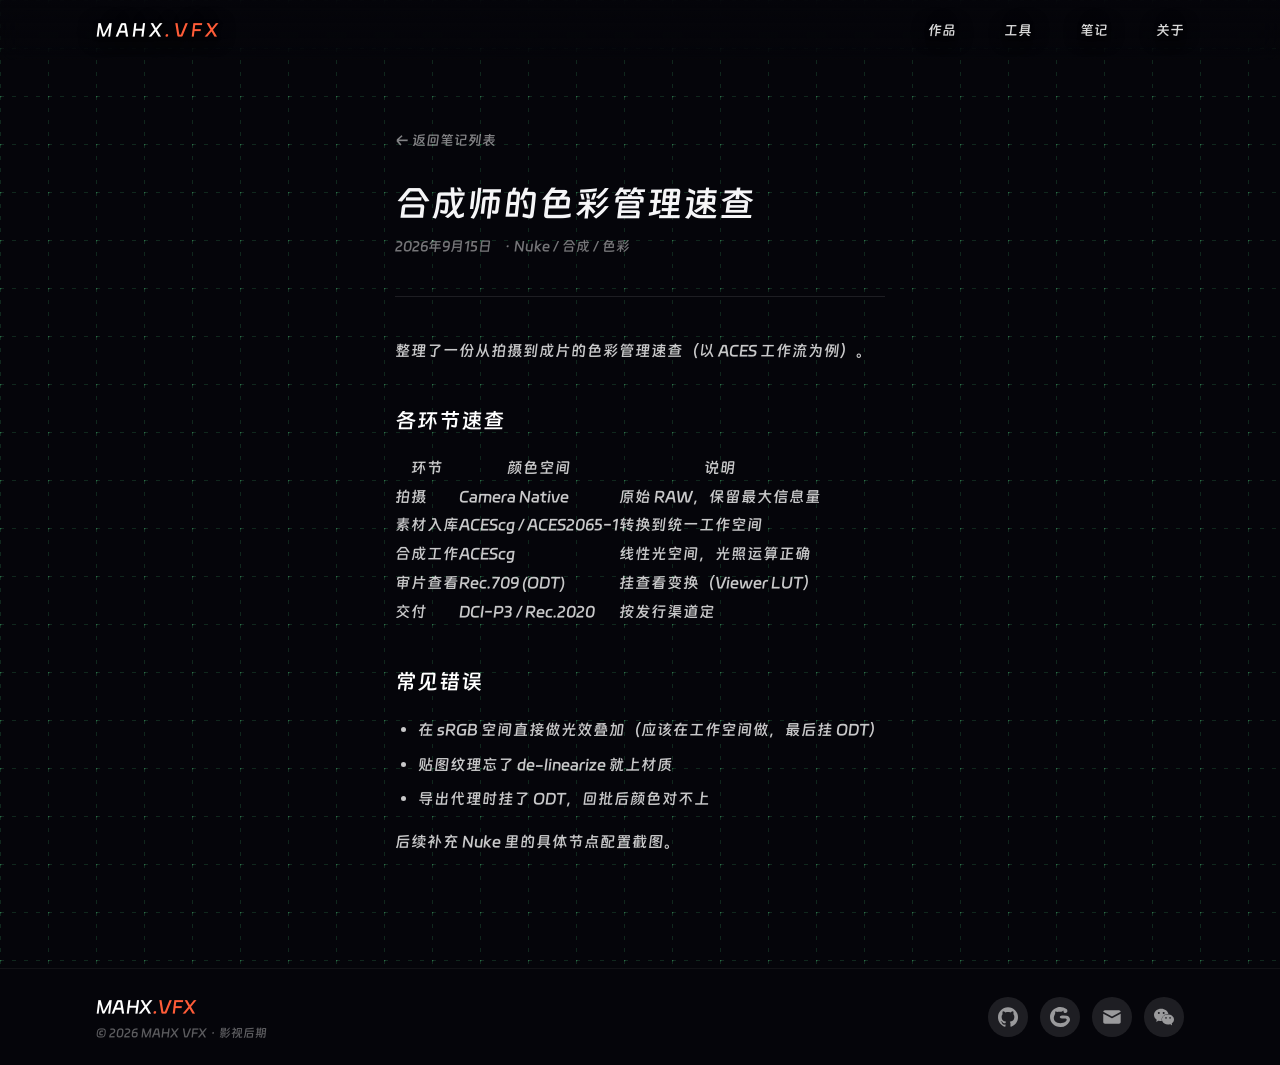
<file: notes/2026-09-15-color-pipeline-cheatsheet/index.html>
<!DOCTYPE html><html lang="zh-CN"> <head><meta charset="UTF-8"><meta name="viewport" content="width=device-width, initial-scale=1.0"><!-- 页内换页（view transitions）：导航不整页刷新，文档不卸载，
         从根源消除跨文档导航的副作用（字体交换抖动 / 光标滞留） --><meta name="astro-view-transitions-enabled" content="true"> <meta name="astro-view-transitions-fallback" content="animate"><script type="module" src="/_astro/ClientRouter.astro_astro_type_script_index_0_lang.CnDxeVtR.js"></script><!-- 预载主字体：首访冷加载时尽早拉取，配合 font-display: block --><link rel="preload" href="/fonts/DingTalk-JinBuTi.woff2" as="font" type="font/woff2" crossorigin><!-- favicon 带版本参数：更新图标后升 v 强制浏览器换缓存（否则标签栏闪旧图标） --><link rel="icon" type="image/svg+xml" href="/favicon.svg?v=4"><link rel="icon" type="image/png" sizes="48x48" href="/favicon-48.png"><link rel="icon" type="image/png" sizes="32x32" href="/favicon-32.png"><link rel="icon" type="image/png" sizes="16x16" href="/favicon-16.png"><!-- iOS 主屏图标：不透明底，iOS 自己加圆角遮罩 --><link rel="apple-touch-icon" href="/apple-touch-icon.png"><meta name="theme-color" content="#05050a"><meta name="description" content="合成师的色彩管理速查"><meta name="generator" content="Astro v7.4.7"><meta property="og:title" content="合成师的色彩管理速查 — MAHX VFX"><meta property="og:description" content="合成师的色彩管理速查"><meta property="og:type" content="website"><meta property="og:image" content="https://mahx-vfx.example.com/og-image.png"><meta property="og:image:width" content="1200"><meta property="og:image:height" content="630"><title>合成师的色彩管理速查 — MAHX VFX</title><!-- 页面级 head 扩展（各页自行预载关键资源） --><link rel="stylesheet" href="/_astro/BaseLayout.IyHvdCJC.css"></head> <body class="flex min-h-dvh flex-col"> <header class="text-over-wall fixed inset-x-0 top-0 z-40 backdrop-blur-md" style="background: linear-gradient(to bottom, rgba(5,5,10,0.9), rgba(5,5,10,0.35) 70%, rgba(5,5,10,0.15));"> <!-- 通栏导航（不限宽）：logo 与导航链接对称贴两端，桌面端内距 96px
       （用户要求空间感：24px 太贴边 → 48px → 再翻倍 96px；移动端保持
       24px）。不用 max-w 居中容器——那会把 logo 随屏宽推向中间 --><nav class="flex items-center justify-between px-6 md:px-24 py-4"> <a href="/" class="text-lg font-semibold tracking-[0.2em] text-white transition-colors hover:text-white">
MAHX<span class="text-accent">.VFX</span> </a> <div class="flex gap-6 text-sm md:gap-12"> <a href="/works/" class="text-white/85 transition-colors hover:text-white"> 作品 </a><a href="/tools/" class="text-white/85 transition-colors hover:text-white"> 工具 </a><a href="/notes/" class="text-white/85 transition-colors hover:text-white"> 笔记 </a><a href="/about/" class="text-white/85 transition-colors hover:text-white"> 关于 </a> </div> </nav> </header>  <main class="mx-auto max-w-3xl px-6 pt-32 pb-24"> <a href="/notes/" class="text-sm text-white/50 transition-colors hover:text-white">← 返回笔记列表</a> <header class="mt-8"> <h1 class="text-4xl font-bold">合成师的色彩管理速查</h1> <p class="mt-3 flex flex-wrap items-center gap-3 text-sm text-white/45"> <time datetime="2026-09-15T00:00:00.000Z">2026年9月15日</time> <span>· Nuke / 合成 / 色彩</span> </p> </header> <hr class="my-10 border-white/10"> <div class="md-content"> <p>整理了一份从拍摄到成片的色彩管理速查（以 ACES 工作流为例）。</p>
<h2 id="各环节速查">各环节速查</h2>
<table>
<thead>
<tr>
<th>环节</th>
<th>颜色空间</th>
<th>说明</th>
</tr>
</thead>
<tbody>
<tr>
<td>拍摄</td>
<td>Camera Native</td>
<td>原始 RAW，保留最大信息量</td>
</tr>
<tr>
<td>素材入库</td>
<td>ACEScg / ACES2065-1</td>
<td>转换到统一工作空间</td>
</tr>
<tr>
<td>合成工作</td>
<td>ACEScg</td>
<td>线性光空间，光照运算正确</td>
</tr>
<tr>
<td>审片查看</td>
<td>Rec.709 (ODT)</td>
<td>挂查看变换（Viewer LUT）</td>
</tr>
<tr>
<td>交付</td>
<td>DCI-P3 / Rec.2020</td>
<td>按发行渠道定</td>
</tr>
</tbody>
</table>
<h2 id="常见错误">常见错误</h2>
<ul>
<li>在 sRGB 空间直接做光效叠加（应该在工作空间做，最后挂 ODT）</li>
<li>贴图纹理忘了 de-linearize 就上材质</li>
<li>导出代理时挂了 ODT，回批后颜色对不上</li>
</ul>
<p>后续补充 Nuke 里的具体节点配置截图。</p>
 </div> </main>  <!-- bg-ink 纯黑底：盖住 body 的网格背景，页脚信息落在纯黑色块上（用户要求）。
     布局参考用户提供的名片式页脚：左 logo 字标 + 右一排圆形社交图标 --><footer class="mt-auto border-t border-white/5 bg-ink px-6 py-6 md:px-24" data-astro-cid-nns7i3if> <div class="flex flex-col gap-5 sm:flex-row sm:items-center sm:justify-between" data-astro-cid-nns7i3if> <div data-astro-cid-nns7i3if> <p class="text-lg font-bold tracking-wide text-white" data-astro-cid-nns7i3if>MAHX<span class="text-accent" data-astro-cid-nns7i3if>.VFX</span></p> <p class="mt-1 text-xs text-white/35" data-astro-cid-nns7i3if>© 2026 MAHX VFX · 影视后期</p> </div> <ul class="flex items-center gap-3" data-astro-cid-nns7i3if> <li data-astro-cid-nns7i3if> <a href="https://github.com/mahx-vfx" target="_blank" rel="noopener" aria-label="GitHub" title="GitHub" class="flex h-10 w-10 items-center justify-center rounded-full bg-white/10 text-white/55 transition-colors hover:bg-white/20 hover:text-white" data-astro-cid-nns7i3if> <svg class="h-5 w-5" viewBox="0 0 24 24" fill="currentColor" aria-hidden="true" data-astro-cid-nns7i3if> <path d="M12 .297c-6.63 0-12 5.373-12 12 0 5.303 3.438 9.8 8.205 11.385.6.113.82-.258.82-.577 0-.285-.01-1.04-.015-2.04-3.338.724-4.042-1.61-4.042-1.61C4.422 18.07 3.633 17.7 3.633 17.7c-1.087-.744.084-.729.084-.729 1.205.084 1.838 1.236 1.838 1.236 1.07 1.835 2.809 1.305 3.495.998.108-.776.417-1.305.76-1.605-2.665-.3-5.466-1.332-5.466-5.93 0-1.31.465-2.38 1.235-3.22-.135-.303-.54-1.523.105-3.176 0 0 1.005-.322 3.3 1.23.96-.267 1.98-.399 3-.405 1.02.006 2.04.138 3 .405 2.28-1.552 3.285-1.23 3.285-1.23.645 1.653.24 2.873.12 3.176.765.84 1.23 1.91 1.23 3.22 0 4.61-2.805 5.625-5.475 5.92.42.36.81 1.096.81 2.22 0 1.606-.015 2.896-.015 3.286 0 .315.21.69.825.57C20.565 22.092 24 17.592 24 12.297c0-6.627-5.373-12-12-12" data-astro-cid-nns7i3if></path> </svg> </a> </li><li data-astro-cid-nns7i3if> <a href="https://gitcode.com/mahx-vfx" target="_blank" rel="noopener" aria-label="GitCode" title="GitCode" class="flex h-10 w-10 items-center justify-center rounded-full bg-white/10 text-white/55 transition-colors hover:bg-white/20 hover:text-white" data-astro-cid-nns7i3if> <svg class="h-5 w-5" viewBox="0 0 24 24" fill="currentColor" aria-hidden="true" data-astro-cid-nns7i3if> <path d="m15.585 4.586.486-.274q.032.17.06.303c.032.158.06.289.072.418.103 1.118.665 1.941 1.462 2.127 1.165.27 2.264-.177 2.856-1.164.711-1.184.403-2.634-.808-3.507C16.346.061 12.647-.609 8.663.56.072 3.095-2.867 13.65 3.23 20.122c2.608 2.769 5.92 3.964 9.68 3.873 4.817-.113 8.285-2.513 10.5-6.674 1.57-2.952-.137-6.178-3.405-6.849a21 21 0 0 0-5.675-.362 4.8 4.8 0 0 0-1.805.548c-.625.325-.805.998-.735 1.666.065.608.531.972 1.086 1.064 1.118.175 2.25.277 3.378.37.327.027.657.03.986.033.473.005.944.01 1.405.086 1.314.217 1.766 1.284 1.09 2.425a4.7 4.7 0 0 1-.577.766 6.55 6.55 0 0 1-3.318 1.964c-2.333.57-4.669.603-6.99-.13-2.645-.835-4.221-2.777-4.277-5.392A9.1 9.1 0 0 1 5.76 8.907c.36-.654.558-1.327.503-2.067a26 26 0 0 1-.05-.972l-.025-.565q.401.084.792.212c1.011.406 2.007.592 3.102.294a5.6 5.6 0 0 1 1.902-.122 4.76 4.76 0 0 0 2.921-.714c.218-.128.439-.251.681-.387" data-astro-cid-nns7i3if></path> </svg> </a> </li> <li data-astro-cid-nns7i3if> <button type="button" data-copy="mahx-vfx@qq.com" aria-label="复制邮箱地址 mahx-vfx@qq.com" title="邮箱 mahx-vfx@qq.com（点击复制）" class="flex h-10 w-10 items-center justify-center rounded-full bg-white/10 text-white/55 transition-colors hover:bg-white/20 hover:text-white relative cursor-pointer" data-astro-cid-nns7i3if> <svg class="h-5 w-5" viewBox="0 0 1024 1024" fill="currentColor" aria-hidden="true" data-astro-cid-nns7i3if> <path d="M153.2 163.1h714.8c48.8 0 88.7 38.5 89.3 85.9L510.9 491.5 64.3 249.2c.4-47.5 40-86.1 88.9-86.1zM64.3 342l-.4 429.1c0 47.8 40.2 86.9 89.3 86.9h714.8c49.1 0 89.3-39.1 89.3-86.9V341.8L521.3 573c-6.7 3.6-14.7 3.6-21.4 0L64.3 342z" data-astro-cid-nns7i3if></path> </svg> <span class="copy-tip" aria-live="polite" data-astro-cid-nns7i3if>已复制</span> </button> </li><li data-astro-cid-nns7i3if> <button type="button" data-copy="MAHX_VFX" aria-label="复制微信号 MAHX_VFX" title="微信号 MAHX_VFX（点击复制）" class="flex h-10 w-10 items-center justify-center rounded-full bg-white/10 text-white/55 transition-colors hover:bg-white/20 hover:text-white relative cursor-pointer" data-astro-cid-nns7i3if> <svg class="h-5 w-5" viewBox="0 0 24 24" fill="currentColor" aria-hidden="true" data-astro-cid-nns7i3if> <path d="M8.691 2.188C3.891 2.188 0 5.476 0 9.53c0 2.212 1.17 4.203 3.002 5.55a.59.59 0 0 1 .213.665l-.39 1.48c-.019.07-.048.141-.048.213 0 .163.13.295.29.295a.326.326 0 0 0 .167-.054l1.903-1.114a.864.864 0 0 1 .717-.098 10.16 10.16 0 0 0 2.837.403c.276 0 .543-.027.811-.05-.857-2.578.157-4.972 1.932-6.446 1.703-1.415 3.882-1.98 5.853-1.838-.576-3.583-4.196-6.348-8.596-6.348zM5.785 5.991c.642 0 1.162.529 1.162 1.18a1.17 1.17 0 0 1-1.162 1.178A1.17 1.17 0 0 1 4.623 7.17c0-.651.52-1.18 1.162-1.18zm5.813 0c.642 0 1.162.529 1.162 1.18a1.17 1.17 0 0 1-1.162 1.178 1.17 1.17 0 0 1-1.162-1.178c0-.651.52-1.18 1.162-1.18zm5.34 2.867c-1.797-.052-3.746.512-5.28 1.786-1.72 1.428-2.687 3.72-1.78 6.22.942 2.453 3.666 4.229 6.884 4.229.826 0 1.622-.12 2.361-.336a.722.722 0 0 1 .598.082l1.584.926a.272.272 0 0 0 .14.047c.134 0 .24-.111.24-.247 0-.06-.023-.12-.038-.177l-.327-1.233a.582.582 0 0 1-.023-.156.49.49 0 0 1 .201-.398C23.024 18.48 24 16.82 24 14.98c0-3.21-2.931-5.837-6.656-6.088V8.89c-.135-.01-.27-.027-.407-.03zm-2.53 3.274c.535 0 .969.44.969.982a.976.976 0 0 1-.969.983.976.976 0 0 1-.969-.983c0-.542.434-.982.97-.982zm4.844 0c.535 0 .969.44.969.982a.976.976 0 0 1-.969.983.976.976 0 0 1-.969-.983c0-.542.434-.982.969-.982z" data-astro-cid-nns7i3if></path> </svg> <span class="copy-tip" aria-live="polite" data-astro-cid-nns7i3if>已复制</span> </button> </li> </ul> </div> </footer><!-- 复制到剪贴板：事件委托绑在 document 上——组件 <script> 在页内换页（view
     transitions）后不会重复执行，但 document 监听常驻，页脚元素换页重建也能命中。
     写入只用 navigator.clipboard.writeText 单路径，**不做任何兜底**：
     实测（正常窗口模式）writeText 的异步写入**会被 Windows 剪贴板历史（Win+V）
     正常记录**——剪贴板历史不区分同步/异步写入。早前「writeText 不进 Win+V」
     的结论来自浏览器**无痕窗口**，该模式下剪贴板历史本就不工作，据此否定
     writeText 是误判，勿再翻回去（详见 AGENTS.md）。
     Chrome 的异步 Clipboard API 是标准路径：Chrome/Edge/Firefox/Safari 16.4+
     均支持；需安全上下文（HTTPS 或 localhost），非安全上下文下 navigator.clipboard
     不存在 → 直接判失败，不做回退。
     写成功 → 已复制；被拒（权限/非安全上下文）→ 复制失败 --><script type="module">document.addEventListener(`click`,e=>{let t=e.target.closest?.(`[data-copy]`);if(!t)return;let n=t.dataset.copy??``,r=t.querySelector(`.copy-tip`),i=e=>{r&&(r.textContent=e?`已复制`:`复制失败`,r.classList.add(`is-shown`),setTimeout(()=>r.classList.remove(`is-shown`),1600))};navigator.clipboard?.writeText?navigator.clipboard.writeText(n).then(()=>i(!0),()=>i(!1)):i(!1)});</script><script type="module">window.addEventListener(`pageshow`,()=>{let e=document.body;e.style.pointerEvents=`none`;let t=()=>{e.style.pointerEvents=``};requestAnimationFrame(t),setTimeout(t,50)});</script> </body> </html>
</file>
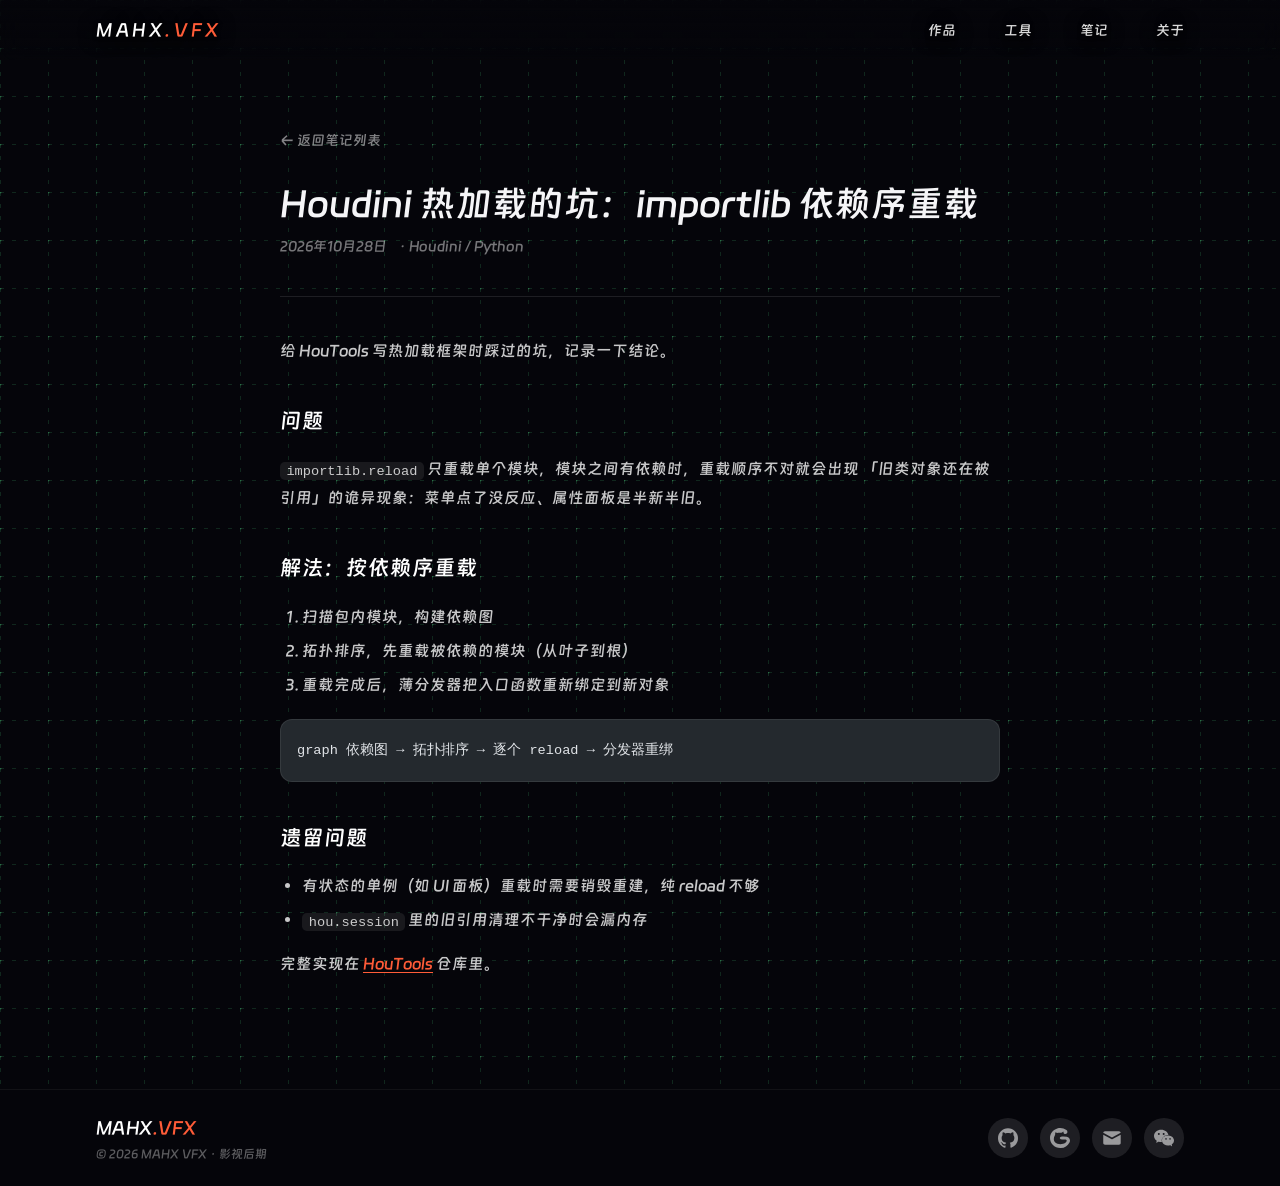
<file: notes/2026-10-28-houdini-hot-reload/index.html>
<!DOCTYPE html><html lang="zh-CN"> <head><meta charset="UTF-8"><meta name="viewport" content="width=device-width, initial-scale=1.0"><!-- 页内换页（view transitions）：导航不整页刷新，文档不卸载，
         从根源消除跨文档导航的副作用（字体交换抖动 / 光标滞留） --><meta name="astro-view-transitions-enabled" content="true"> <meta name="astro-view-transitions-fallback" content="animate"><script type="module" src="/_astro/ClientRouter.astro_astro_type_script_index_0_lang.CnDxeVtR.js"></script><!-- 预载主字体：首访冷加载时尽早拉取，配合 font-display: block --><link rel="preload" href="/fonts/DingTalk-JinBuTi.woff2" as="font" type="font/woff2" crossorigin><!-- favicon 带版本参数：更新图标后升 v 强制浏览器换缓存（否则标签栏闪旧图标） --><link rel="icon" type="image/svg+xml" href="/favicon.svg?v=4"><link rel="icon" type="image/png" sizes="48x48" href="/favicon-48.png"><link rel="icon" type="image/png" sizes="32x32" href="/favicon-32.png"><link rel="icon" type="image/png" sizes="16x16" href="/favicon-16.png"><!-- iOS 主屏图标：不透明底，iOS 自己加圆角遮罩 --><link rel="apple-touch-icon" href="/apple-touch-icon.png"><meta name="theme-color" content="#05050a"><meta name="description" content="Houdini 热加载的坑：importlib 依赖序重载"><meta name="generator" content="Astro v7.4.7"><meta property="og:title" content="Houdini 热加载的坑：importlib 依赖序重载 — MAHX VFX"><meta property="og:description" content="Houdini 热加载的坑：importlib 依赖序重载"><meta property="og:type" content="website"><meta property="og:image" content="https://mahx-vfx.example.com/og-image.png"><meta property="og:image:width" content="1200"><meta property="og:image:height" content="630"><title>Houdini 热加载的坑：importlib 依赖序重载 — MAHX VFX</title><!-- 页面级 head 扩展（各页自行预载关键资源） --><link rel="stylesheet" href="/_astro/BaseLayout.IyHvdCJC.css"></head> <body class="flex min-h-dvh flex-col"> <header class="text-over-wall fixed inset-x-0 top-0 z-40 backdrop-blur-md" style="background: linear-gradient(to bottom, rgba(5,5,10,0.9), rgba(5,5,10,0.35) 70%, rgba(5,5,10,0.15));"> <!-- 通栏导航（不限宽）：logo 与导航链接对称贴两端，桌面端内距 96px
       （用户要求空间感：24px 太贴边 → 48px → 再翻倍 96px；移动端保持
       24px）。不用 max-w 居中容器——那会把 logo 随屏宽推向中间 --><nav class="flex items-center justify-between px-6 md:px-24 py-4"> <a href="/" class="text-lg font-semibold tracking-[0.2em] text-white transition-colors hover:text-white">
MAHX<span class="text-accent">.VFX</span> </a> <div class="flex gap-6 text-sm md:gap-12"> <a href="/works/" class="text-white/85 transition-colors hover:text-white"> 作品 </a><a href="/tools/" class="text-white/85 transition-colors hover:text-white"> 工具 </a><a href="/notes/" class="text-white/85 transition-colors hover:text-white"> 笔记 </a><a href="/about/" class="text-white/85 transition-colors hover:text-white"> 关于 </a> </div> </nav> </header>  <main class="mx-auto max-w-3xl px-6 pt-32 pb-24"> <a href="/notes/" class="text-sm text-white/50 transition-colors hover:text-white">← 返回笔记列表</a> <header class="mt-8"> <h1 class="text-4xl font-bold">Houdini 热加载的坑：importlib 依赖序重载</h1> <p class="mt-3 flex flex-wrap items-center gap-3 text-sm text-white/45"> <time datetime="2026-10-28T00:00:00.000Z">2026年10月28日</time> <span>· Houdini / Python</span> </p> </header> <hr class="my-10 border-white/10"> <div class="md-content"> <p>给 HouTools 写热加载框架时踩过的坑，记录一下结论。</p>
<h2 id="问题">问题</h2>
<p><code>importlib.reload</code> 只重载单个模块，模块之间有依赖时，重载顺序不对就会出现
「旧类对象还在被引用」的诡异现象：菜单点了没反应、属性面板是半新半旧。</p>
<h2 id="解法按依赖序重载">解法：按依赖序重载</h2>
<ol>
<li>扫描包内模块，构建依赖图</li>
<li>拓扑排序，<strong>先重载被依赖的模块</strong>（从叶子到根）</li>
<li>重载完成后，薄分发器把入口函数重新绑定到新对象</li>
</ol>
<pre class="astro-code github-dark" style="background-color:#24292e;color:#e1e4e8; overflow-x: auto;" tabindex="0" data-language="plaintext"><code><span class="line"><span>graph 依赖图 → 拓扑排序 → 逐个 reload → 分发器重绑</span></span></code></pre>
<h2 id="遗留问题">遗留问题</h2>
<ul>
<li>有状态的单例（如 UI 面板）重载时需要销毁重建，纯 reload 不够</li>
<li><code>hou.session</code> 里的旧引用清理不干净时会漏内存</li>
</ul>
<p>完整实现在 <a href="https://gitcode.com/mahx-vfx/HouTools">HouTools</a> 仓库里。</p>
 </div> </main>  <!-- bg-ink 纯黑底：盖住 body 的网格背景，页脚信息落在纯黑色块上（用户要求）。
     布局参考用户提供的名片式页脚：左 logo 字标 + 右一排圆形社交图标 --><footer class="mt-auto border-t border-white/5 bg-ink px-6 py-6 md:px-24" data-astro-cid-nns7i3if> <div class="flex flex-col gap-5 sm:flex-row sm:items-center sm:justify-between" data-astro-cid-nns7i3if> <div data-astro-cid-nns7i3if> <p class="text-lg font-bold tracking-wide text-white" data-astro-cid-nns7i3if>MAHX<span class="text-accent" data-astro-cid-nns7i3if>.VFX</span></p> <p class="mt-1 text-xs text-white/35" data-astro-cid-nns7i3if>© 2026 MAHX VFX · 影视后期</p> </div> <ul class="flex items-center gap-3" data-astro-cid-nns7i3if> <li data-astro-cid-nns7i3if> <a href="https://github.com/mahx-vfx" target="_blank" rel="noopener" aria-label="GitHub" title="GitHub" class="flex h-10 w-10 items-center justify-center rounded-full bg-white/10 text-white/55 transition-colors hover:bg-white/20 hover:text-white" data-astro-cid-nns7i3if> <svg class="h-5 w-5" viewBox="0 0 24 24" fill="currentColor" aria-hidden="true" data-astro-cid-nns7i3if> <path d="M12 .297c-6.63 0-12 5.373-12 12 0 5.303 3.438 9.8 8.205 11.385.6.113.82-.258.82-.577 0-.285-.01-1.04-.015-2.04-3.338.724-4.042-1.61-4.042-1.61C4.422 18.07 3.633 17.7 3.633 17.7c-1.087-.744.084-.729.084-.729 1.205.084 1.838 1.236 1.838 1.236 1.07 1.835 2.809 1.305 3.495.998.108-.776.417-1.305.76-1.605-2.665-.3-5.466-1.332-5.466-5.93 0-1.31.465-2.38 1.235-3.22-.135-.303-.54-1.523.105-3.176 0 0 1.005-.322 3.3 1.23.96-.267 1.98-.399 3-.405 1.02.006 2.04.138 3 .405 2.28-1.552 3.285-1.23 3.285-1.23.645 1.653.24 2.873.12 3.176.765.84 1.23 1.91 1.23 3.22 0 4.61-2.805 5.625-5.475 5.92.42.36.81 1.096.81 2.22 0 1.606-.015 2.896-.015 3.286 0 .315.21.69.825.57C20.565 22.092 24 17.592 24 12.297c0-6.627-5.373-12-12-12" data-astro-cid-nns7i3if></path> </svg> </a> </li><li data-astro-cid-nns7i3if> <a href="https://gitcode.com/mahx-vfx" target="_blank" rel="noopener" aria-label="GitCode" title="GitCode" class="flex h-10 w-10 items-center justify-center rounded-full bg-white/10 text-white/55 transition-colors hover:bg-white/20 hover:text-white" data-astro-cid-nns7i3if> <svg class="h-5 w-5" viewBox="0 0 24 24" fill="currentColor" aria-hidden="true" data-astro-cid-nns7i3if> <path d="m15.585 4.586.486-.274q.032.17.06.303c.032.158.06.289.072.418.103 1.118.665 1.941 1.462 2.127 1.165.27 2.264-.177 2.856-1.164.711-1.184.403-2.634-.808-3.507C16.346.061 12.647-.609 8.663.56.072 3.095-2.867 13.65 3.23 20.122c2.608 2.769 5.92 3.964 9.68 3.873 4.817-.113 8.285-2.513 10.5-6.674 1.57-2.952-.137-6.178-3.405-6.849a21 21 0 0 0-5.675-.362 4.8 4.8 0 0 0-1.805.548c-.625.325-.805.998-.735 1.666.065.608.531.972 1.086 1.064 1.118.175 2.25.277 3.378.37.327.027.657.03.986.033.473.005.944.01 1.405.086 1.314.217 1.766 1.284 1.09 2.425a4.7 4.7 0 0 1-.577.766 6.55 6.55 0 0 1-3.318 1.964c-2.333.57-4.669.603-6.99-.13-2.645-.835-4.221-2.777-4.277-5.392A9.1 9.1 0 0 1 5.76 8.907c.36-.654.558-1.327.503-2.067a26 26 0 0 1-.05-.972l-.025-.565q.401.084.792.212c1.011.406 2.007.592 3.102.294a5.6 5.6 0 0 1 1.902-.122 4.76 4.76 0 0 0 2.921-.714c.218-.128.439-.251.681-.387" data-astro-cid-nns7i3if></path> </svg> </a> </li> <li data-astro-cid-nns7i3if> <button type="button" data-copy="mahx-vfx@qq.com" aria-label="复制邮箱地址 mahx-vfx@qq.com" title="邮箱 mahx-vfx@qq.com（点击复制）" class="flex h-10 w-10 items-center justify-center rounded-full bg-white/10 text-white/55 transition-colors hover:bg-white/20 hover:text-white relative cursor-pointer" data-astro-cid-nns7i3if> <svg class="h-5 w-5" viewBox="0 0 1024 1024" fill="currentColor" aria-hidden="true" data-astro-cid-nns7i3if> <path d="M153.2 163.1h714.8c48.8 0 88.7 38.5 89.3 85.9L510.9 491.5 64.3 249.2c.4-47.5 40-86.1 88.9-86.1zM64.3 342l-.4 429.1c0 47.8 40.2 86.9 89.3 86.9h714.8c49.1 0 89.3-39.1 89.3-86.9V341.8L521.3 573c-6.7 3.6-14.7 3.6-21.4 0L64.3 342z" data-astro-cid-nns7i3if></path> </svg> <span class="copy-tip" aria-live="polite" data-astro-cid-nns7i3if>已复制</span> </button> </li><li data-astro-cid-nns7i3if> <button type="button" data-copy="MAHX_VFX" aria-label="复制微信号 MAHX_VFX" title="微信号 MAHX_VFX（点击复制）" class="flex h-10 w-10 items-center justify-center rounded-full bg-white/10 text-white/55 transition-colors hover:bg-white/20 hover:text-white relative cursor-pointer" data-astro-cid-nns7i3if> <svg class="h-5 w-5" viewBox="0 0 24 24" fill="currentColor" aria-hidden="true" data-astro-cid-nns7i3if> <path d="M8.691 2.188C3.891 2.188 0 5.476 0 9.53c0 2.212 1.17 4.203 3.002 5.55a.59.59 0 0 1 .213.665l-.39 1.48c-.019.07-.048.141-.048.213 0 .163.13.295.29.295a.326.326 0 0 0 .167-.054l1.903-1.114a.864.864 0 0 1 .717-.098 10.16 10.16 0 0 0 2.837.403c.276 0 .543-.027.811-.05-.857-2.578.157-4.972 1.932-6.446 1.703-1.415 3.882-1.98 5.853-1.838-.576-3.583-4.196-6.348-8.596-6.348zM5.785 5.991c.642 0 1.162.529 1.162 1.18a1.17 1.17 0 0 1-1.162 1.178A1.17 1.17 0 0 1 4.623 7.17c0-.651.52-1.18 1.162-1.18zm5.813 0c.642 0 1.162.529 1.162 1.18a1.17 1.17 0 0 1-1.162 1.178 1.17 1.17 0 0 1-1.162-1.178c0-.651.52-1.18 1.162-1.18zm5.34 2.867c-1.797-.052-3.746.512-5.28 1.786-1.72 1.428-2.687 3.72-1.78 6.22.942 2.453 3.666 4.229 6.884 4.229.826 0 1.622-.12 2.361-.336a.722.722 0 0 1 .598.082l1.584.926a.272.272 0 0 0 .14.047c.134 0 .24-.111.24-.247 0-.06-.023-.12-.038-.177l-.327-1.233a.582.582 0 0 1-.023-.156.49.49 0 0 1 .201-.398C23.024 18.48 24 16.82 24 14.98c0-3.21-2.931-5.837-6.656-6.088V8.89c-.135-.01-.27-.027-.407-.03zm-2.53 3.274c.535 0 .969.44.969.982a.976.976 0 0 1-.969.983.976.976 0 0 1-.969-.983c0-.542.434-.982.97-.982zm4.844 0c.535 0 .969.44.969.982a.976.976 0 0 1-.969.983.976.976 0 0 1-.969-.983c0-.542.434-.982.969-.982z" data-astro-cid-nns7i3if></path> </svg> <span class="copy-tip" aria-live="polite" data-astro-cid-nns7i3if>已复制</span> </button> </li> </ul> </div> </footer><!-- 复制到剪贴板：事件委托绑在 document 上——组件 <script> 在页内换页（view
     transitions）后不会重复执行，但 document 监听常驻，页脚元素换页重建也能命中。
     写入只用 navigator.clipboard.writeText 单路径，**不做任何兜底**：
     实测（正常窗口模式）writeText 的异步写入**会被 Windows 剪贴板历史（Win+V）
     正常记录**——剪贴板历史不区分同步/异步写入。早前「writeText 不进 Win+V」
     的结论来自浏览器**无痕窗口**，该模式下剪贴板历史本就不工作，据此否定
     writeText 是误判，勿再翻回去（详见 AGENTS.md）。
     Chrome 的异步 Clipboard API 是标准路径：Chrome/Edge/Firefox/Safari 16.4+
     均支持；需安全上下文（HTTPS 或 localhost），非安全上下文下 navigator.clipboard
     不存在 → 直接判失败，不做回退。
     写成功 → 已复制；被拒（权限/非安全上下文）→ 复制失败 --><script type="module">document.addEventListener(`click`,e=>{let t=e.target.closest?.(`[data-copy]`);if(!t)return;let n=t.dataset.copy??``,r=t.querySelector(`.copy-tip`),i=e=>{r&&(r.textContent=e?`已复制`:`复制失败`,r.classList.add(`is-shown`),setTimeout(()=>r.classList.remove(`is-shown`),1600))};navigator.clipboard?.writeText?navigator.clipboard.writeText(n).then(()=>i(!0),()=>i(!1)):i(!1)});</script><script type="module">window.addEventListener(`pageshow`,()=>{let e=document.body;e.style.pointerEvents=`none`;let t=()=>{e.style.pointerEvents=``};requestAnimationFrame(t),setTimeout(t,50)});</script> </body> </html>
</file>
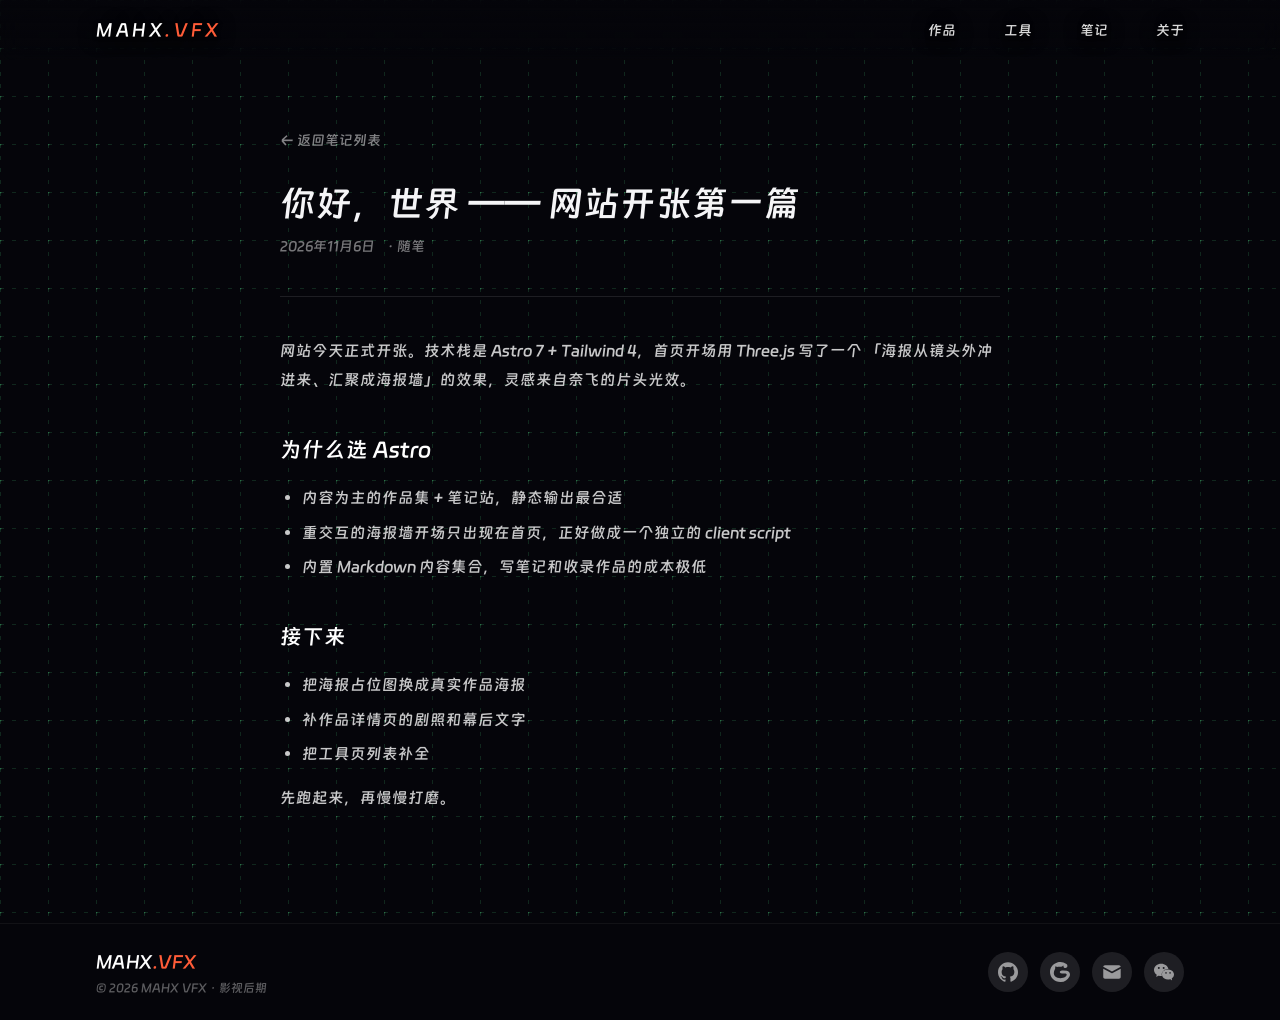
<file: notes/2026-11-06-hello-world/index.html>
<!DOCTYPE html><html lang="zh-CN"> <head><meta charset="UTF-8"><meta name="viewport" content="width=device-width, initial-scale=1.0"><!-- 页内换页（view transitions）：导航不整页刷新，文档不卸载，
         从根源消除跨文档导航的副作用（字体交换抖动 / 光标滞留） --><meta name="astro-view-transitions-enabled" content="true"> <meta name="astro-view-transitions-fallback" content="animate"><script type="module" src="/_astro/ClientRouter.astro_astro_type_script_index_0_lang.CnDxeVtR.js"></script><!-- 预载主字体：首访冷加载时尽早拉取，配合 font-display: block --><link rel="preload" href="/fonts/DingTalk-JinBuTi.woff2" as="font" type="font/woff2" crossorigin><!-- favicon 带版本参数：更新图标后升 v 强制浏览器换缓存（否则标签栏闪旧图标） --><link rel="icon" type="image/svg+xml" href="/favicon.svg?v=4"><link rel="icon" type="image/png" sizes="48x48" href="/favicon-48.png"><link rel="icon" type="image/png" sizes="32x32" href="/favicon-32.png"><link rel="icon" type="image/png" sizes="16x16" href="/favicon-16.png"><!-- iOS 主屏图标：不透明底，iOS 自己加圆角遮罩 --><link rel="apple-touch-icon" href="/apple-touch-icon.png"><meta name="theme-color" content="#05050a"><meta name="description" content="你好，世界 —— 网站开张第一篇"><meta name="generator" content="Astro v7.4.7"><meta property="og:title" content="你好，世界 —— 网站开张第一篇 — MAHX VFX"><meta property="og:description" content="你好，世界 —— 网站开张第一篇"><meta property="og:type" content="website"><meta property="og:image" content="https://mahx-vfx.example.com/og-image.png"><meta property="og:image:width" content="1200"><meta property="og:image:height" content="630"><title>你好，世界 —— 网站开张第一篇 — MAHX VFX</title><!-- 页面级 head 扩展（各页自行预载关键资源） --><link rel="stylesheet" href="/_astro/BaseLayout.IyHvdCJC.css"></head> <body class="flex min-h-dvh flex-col"> <header class="text-over-wall fixed inset-x-0 top-0 z-40 backdrop-blur-md" style="background: linear-gradient(to bottom, rgba(5,5,10,0.9), rgba(5,5,10,0.35) 70%, rgba(5,5,10,0.15));"> <!-- 通栏导航（不限宽）：logo 与导航链接对称贴两端，桌面端内距 96px
       （用户要求空间感：24px 太贴边 → 48px → 再翻倍 96px；移动端保持
       24px）。不用 max-w 居中容器——那会把 logo 随屏宽推向中间 --><nav class="flex items-center justify-between px-6 md:px-24 py-4"> <a href="/" class="text-lg font-semibold tracking-[0.2em] text-white transition-colors hover:text-white">
MAHX<span class="text-accent">.VFX</span> </a> <div class="flex gap-6 text-sm md:gap-12"> <a href="/works/" class="text-white/85 transition-colors hover:text-white"> 作品 </a><a href="/tools/" class="text-white/85 transition-colors hover:text-white"> 工具 </a><a href="/notes/" class="text-white/85 transition-colors hover:text-white"> 笔记 </a><a href="/about/" class="text-white/85 transition-colors hover:text-white"> 关于 </a> </div> </nav> </header>  <main class="mx-auto max-w-3xl px-6 pt-32 pb-24"> <a href="/notes/" class="text-sm text-white/50 transition-colors hover:text-white">← 返回笔记列表</a> <header class="mt-8"> <h1 class="text-4xl font-bold">你好，世界 —— 网站开张第一篇</h1> <p class="mt-3 flex flex-wrap items-center gap-3 text-sm text-white/45"> <time datetime="2026-11-06T00:00:00.000Z">2026年11月6日</time> <span>· 随笔</span> </p> </header> <hr class="my-10 border-white/10"> <div class="md-content"> <p>网站今天正式开张。技术栈是 Astro 7 + Tailwind 4，首页开场用 Three.js 写了一个
「海报从镜头外冲进来、汇聚成海报墙」的效果，灵感来自奈飞的片头光效。</p>
<h2 id="为什么选-astro">为什么选 Astro</h2>
<ul>
<li>内容为主的作品集 + 笔记站，静态输出最合适</li>
<li>重交互的海报墙开场只出现在首页，正好做成一个独立的 client script</li>
<li>内置 Markdown 内容集合，写笔记和收录作品的成本极低</li>
</ul>
<h2 id="接下来">接下来</h2>
<ul>
<li>把海报占位图换成真实作品海报</li>
<li>补作品详情页的剧照和幕后文字</li>
<li>把工具页列表补全</li>
</ul>
<p>先跑起来，再慢慢打磨。</p>
 </div> </main>  <!-- bg-ink 纯黑底：盖住 body 的网格背景，页脚信息落在纯黑色块上（用户要求）。
     布局参考用户提供的名片式页脚：左 logo 字标 + 右一排圆形社交图标 --><footer class="mt-auto border-t border-white/5 bg-ink px-6 py-6 md:px-24" data-astro-cid-nns7i3if> <div class="flex flex-col gap-5 sm:flex-row sm:items-center sm:justify-between" data-astro-cid-nns7i3if> <div data-astro-cid-nns7i3if> <p class="text-lg font-bold tracking-wide text-white" data-astro-cid-nns7i3if>MAHX<span class="text-accent" data-astro-cid-nns7i3if>.VFX</span></p> <p class="mt-1 text-xs text-white/35" data-astro-cid-nns7i3if>© 2026 MAHX VFX · 影视后期</p> </div> <ul class="flex items-center gap-3" data-astro-cid-nns7i3if> <li data-astro-cid-nns7i3if> <a href="https://github.com/mahx-vfx" target="_blank" rel="noopener" aria-label="GitHub" title="GitHub" class="flex h-10 w-10 items-center justify-center rounded-full bg-white/10 text-white/55 transition-colors hover:bg-white/20 hover:text-white" data-astro-cid-nns7i3if> <svg class="h-5 w-5" viewBox="0 0 24 24" fill="currentColor" aria-hidden="true" data-astro-cid-nns7i3if> <path d="M12 .297c-6.63 0-12 5.373-12 12 0 5.303 3.438 9.8 8.205 11.385.6.113.82-.258.82-.577 0-.285-.01-1.04-.015-2.04-3.338.724-4.042-1.61-4.042-1.61C4.422 18.07 3.633 17.7 3.633 17.7c-1.087-.744.084-.729.084-.729 1.205.084 1.838 1.236 1.838 1.236 1.07 1.835 2.809 1.305 3.495.998.108-.776.417-1.305.76-1.605-2.665-.3-5.466-1.332-5.466-5.93 0-1.31.465-2.38 1.235-3.22-.135-.303-.54-1.523.105-3.176 0 0 1.005-.322 3.3 1.23.96-.267 1.98-.399 3-.405 1.02.006 2.04.138 3 .405 2.28-1.552 3.285-1.23 3.285-1.23.645 1.653.24 2.873.12 3.176.765.84 1.23 1.91 1.23 3.22 0 4.61-2.805 5.625-5.475 5.92.42.36.81 1.096.81 2.22 0 1.606-.015 2.896-.015 3.286 0 .315.21.69.825.57C20.565 22.092 24 17.592 24 12.297c0-6.627-5.373-12-12-12" data-astro-cid-nns7i3if></path> </svg> </a> </li><li data-astro-cid-nns7i3if> <a href="https://gitcode.com/mahx-vfx" target="_blank" rel="noopener" aria-label="GitCode" title="GitCode" class="flex h-10 w-10 items-center justify-center rounded-full bg-white/10 text-white/55 transition-colors hover:bg-white/20 hover:text-white" data-astro-cid-nns7i3if> <svg class="h-5 w-5" viewBox="0 0 24 24" fill="currentColor" aria-hidden="true" data-astro-cid-nns7i3if> <path d="m15.585 4.586.486-.274q.032.17.06.303c.032.158.06.289.072.418.103 1.118.665 1.941 1.462 2.127 1.165.27 2.264-.177 2.856-1.164.711-1.184.403-2.634-.808-3.507C16.346.061 12.647-.609 8.663.56.072 3.095-2.867 13.65 3.23 20.122c2.608 2.769 5.92 3.964 9.68 3.873 4.817-.113 8.285-2.513 10.5-6.674 1.57-2.952-.137-6.178-3.405-6.849a21 21 0 0 0-5.675-.362 4.8 4.8 0 0 0-1.805.548c-.625.325-.805.998-.735 1.666.065.608.531.972 1.086 1.064 1.118.175 2.25.277 3.378.37.327.027.657.03.986.033.473.005.944.01 1.405.086 1.314.217 1.766 1.284 1.09 2.425a4.7 4.7 0 0 1-.577.766 6.55 6.55 0 0 1-3.318 1.964c-2.333.57-4.669.603-6.99-.13-2.645-.835-4.221-2.777-4.277-5.392A9.1 9.1 0 0 1 5.76 8.907c.36-.654.558-1.327.503-2.067a26 26 0 0 1-.05-.972l-.025-.565q.401.084.792.212c1.011.406 2.007.592 3.102.294a5.6 5.6 0 0 1 1.902-.122 4.76 4.76 0 0 0 2.921-.714c.218-.128.439-.251.681-.387" data-astro-cid-nns7i3if></path> </svg> </a> </li> <li data-astro-cid-nns7i3if> <button type="button" data-copy="mahx-vfx@qq.com" aria-label="复制邮箱地址 mahx-vfx@qq.com" title="邮箱 mahx-vfx@qq.com（点击复制）" class="flex h-10 w-10 items-center justify-center rounded-full bg-white/10 text-white/55 transition-colors hover:bg-white/20 hover:text-white relative cursor-pointer" data-astro-cid-nns7i3if> <svg class="h-5 w-5" viewBox="0 0 1024 1024" fill="currentColor" aria-hidden="true" data-astro-cid-nns7i3if> <path d="M153.2 163.1h714.8c48.8 0 88.7 38.5 89.3 85.9L510.9 491.5 64.3 249.2c.4-47.5 40-86.1 88.9-86.1zM64.3 342l-.4 429.1c0 47.8 40.2 86.9 89.3 86.9h714.8c49.1 0 89.3-39.1 89.3-86.9V341.8L521.3 573c-6.7 3.6-14.7 3.6-21.4 0L64.3 342z" data-astro-cid-nns7i3if></path> </svg> <span class="copy-tip" aria-live="polite" data-astro-cid-nns7i3if>已复制</span> </button> </li><li data-astro-cid-nns7i3if> <button type="button" data-copy="MAHX_VFX" aria-label="复制微信号 MAHX_VFX" title="微信号 MAHX_VFX（点击复制）" class="flex h-10 w-10 items-center justify-center rounded-full bg-white/10 text-white/55 transition-colors hover:bg-white/20 hover:text-white relative cursor-pointer" data-astro-cid-nns7i3if> <svg class="h-5 w-5" viewBox="0 0 24 24" fill="currentColor" aria-hidden="true" data-astro-cid-nns7i3if> <path d="M8.691 2.188C3.891 2.188 0 5.476 0 9.53c0 2.212 1.17 4.203 3.002 5.55a.59.59 0 0 1 .213.665l-.39 1.48c-.019.07-.048.141-.048.213 0 .163.13.295.29.295a.326.326 0 0 0 .167-.054l1.903-1.114a.864.864 0 0 1 .717-.098 10.16 10.16 0 0 0 2.837.403c.276 0 .543-.027.811-.05-.857-2.578.157-4.972 1.932-6.446 1.703-1.415 3.882-1.98 5.853-1.838-.576-3.583-4.196-6.348-8.596-6.348zM5.785 5.991c.642 0 1.162.529 1.162 1.18a1.17 1.17 0 0 1-1.162 1.178A1.17 1.17 0 0 1 4.623 7.17c0-.651.52-1.18 1.162-1.18zm5.813 0c.642 0 1.162.529 1.162 1.18a1.17 1.17 0 0 1-1.162 1.178 1.17 1.17 0 0 1-1.162-1.178c0-.651.52-1.18 1.162-1.18zm5.34 2.867c-1.797-.052-3.746.512-5.28 1.786-1.72 1.428-2.687 3.72-1.78 6.22.942 2.453 3.666 4.229 6.884 4.229.826 0 1.622-.12 2.361-.336a.722.722 0 0 1 .598.082l1.584.926a.272.272 0 0 0 .14.047c.134 0 .24-.111.24-.247 0-.06-.023-.12-.038-.177l-.327-1.233a.582.582 0 0 1-.023-.156.49.49 0 0 1 .201-.398C23.024 18.48 24 16.82 24 14.98c0-3.21-2.931-5.837-6.656-6.088V8.89c-.135-.01-.27-.027-.407-.03zm-2.53 3.274c.535 0 .969.44.969.982a.976.976 0 0 1-.969.983.976.976 0 0 1-.969-.983c0-.542.434-.982.97-.982zm4.844 0c.535 0 .969.44.969.982a.976.976 0 0 1-.969.983.976.976 0 0 1-.969-.983c0-.542.434-.982.969-.982z" data-astro-cid-nns7i3if></path> </svg> <span class="copy-tip" aria-live="polite" data-astro-cid-nns7i3if>已复制</span> </button> </li> </ul> </div> </footer><!-- 复制到剪贴板：事件委托绑在 document 上——组件 <script> 在页内换页（view
     transitions）后不会重复执行，但 document 监听常驻，页脚元素换页重建也能命中。
     写入只用 navigator.clipboard.writeText 单路径，**不做任何兜底**：
     实测（正常窗口模式）writeText 的异步写入**会被 Windows 剪贴板历史（Win+V）
     正常记录**——剪贴板历史不区分同步/异步写入。早前「writeText 不进 Win+V」
     的结论来自浏览器**无痕窗口**，该模式下剪贴板历史本就不工作，据此否定
     writeText 是误判，勿再翻回去（详见 AGENTS.md）。
     Chrome 的异步 Clipboard API 是标准路径：Chrome/Edge/Firefox/Safari 16.4+
     均支持；需安全上下文（HTTPS 或 localhost），非安全上下文下 navigator.clipboard
     不存在 → 直接判失败，不做回退。
     写成功 → 已复制；被拒（权限/非安全上下文）→ 复制失败 --><script type="module">document.addEventListener(`click`,e=>{let t=e.target.closest?.(`[data-copy]`);if(!t)return;let n=t.dataset.copy??``,r=t.querySelector(`.copy-tip`),i=e=>{r&&(r.textContent=e?`已复制`:`复制失败`,r.classList.add(`is-shown`),setTimeout(()=>r.classList.remove(`is-shown`),1600))};navigator.clipboard?.writeText?navigator.clipboard.writeText(n).then(()=>i(!0),()=>i(!1)):i(!1)});</script><script type="module">window.addEventListener(`pageshow`,()=>{let e=document.body;e.style.pointerEvents=`none`;let t=()=>{e.style.pointerEvents=``};requestAnimationFrame(t),setTimeout(t,50)});</script> </body> </html>
</file>
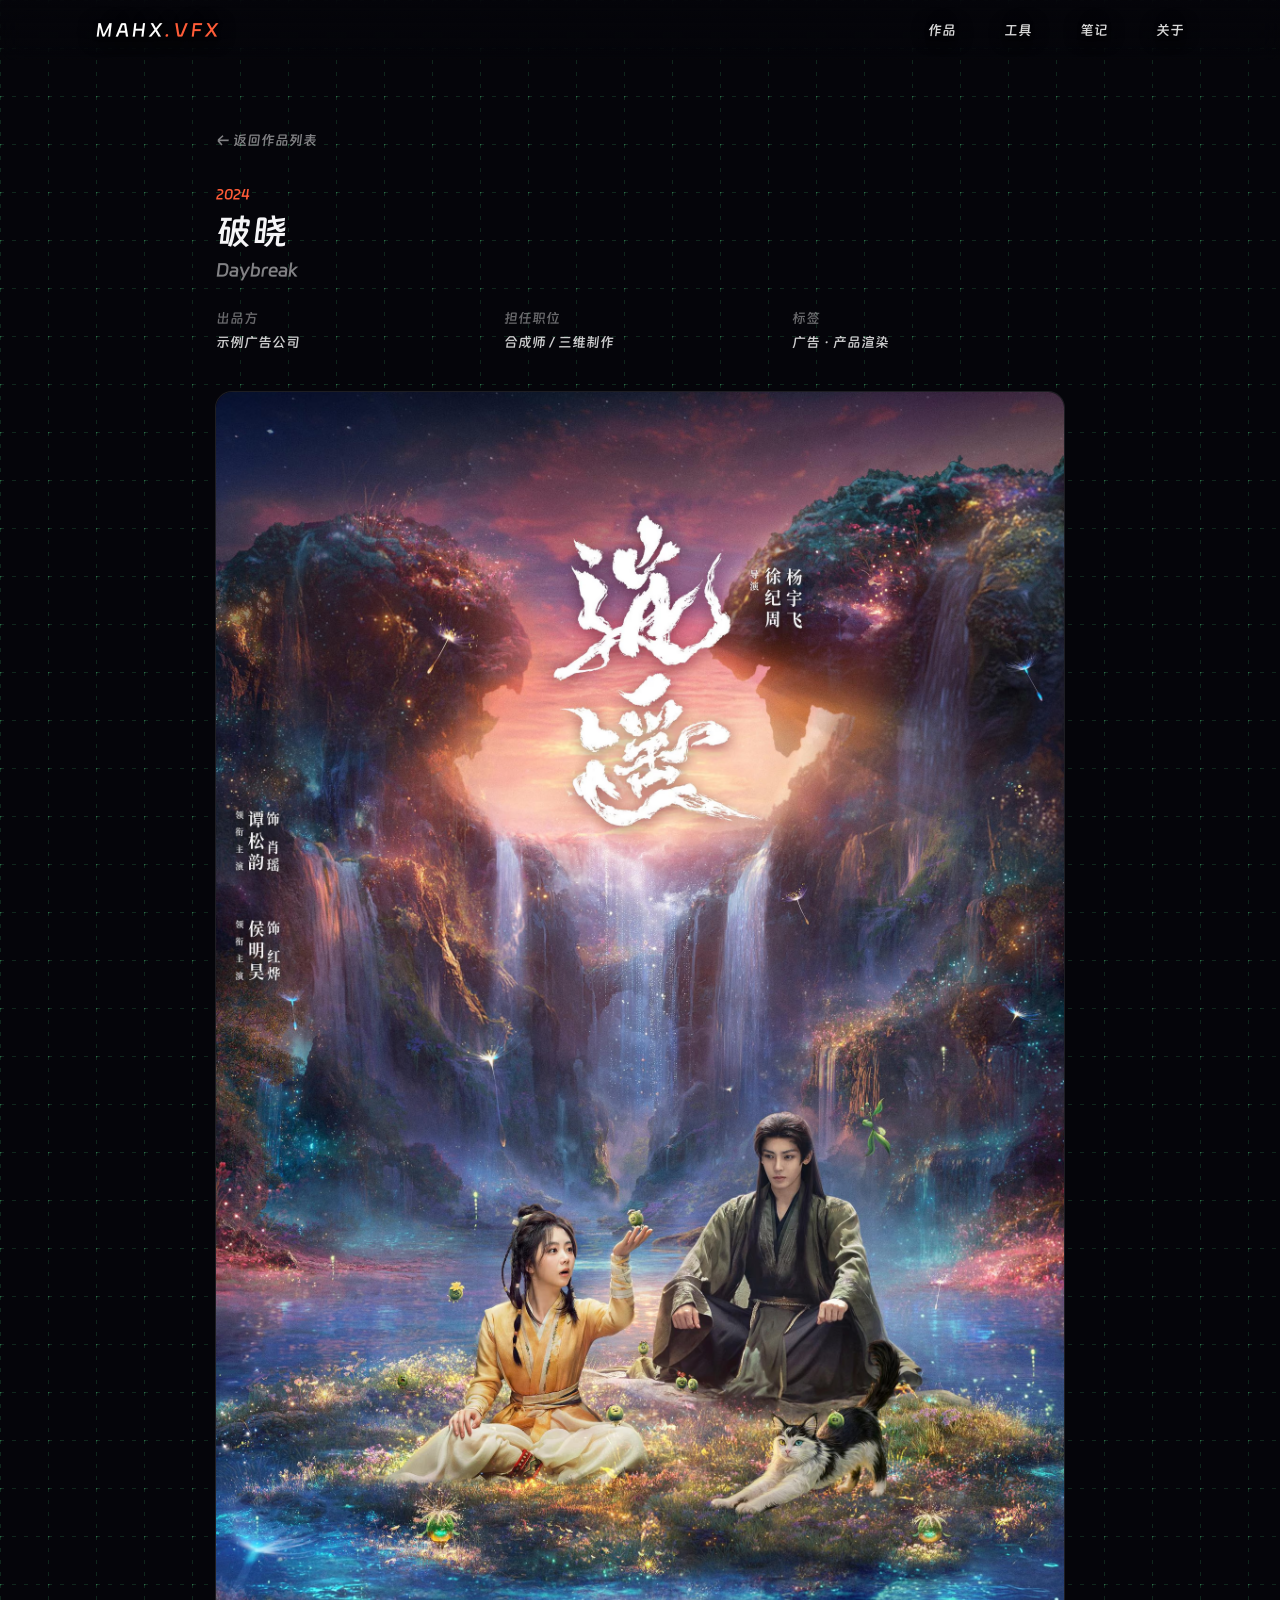
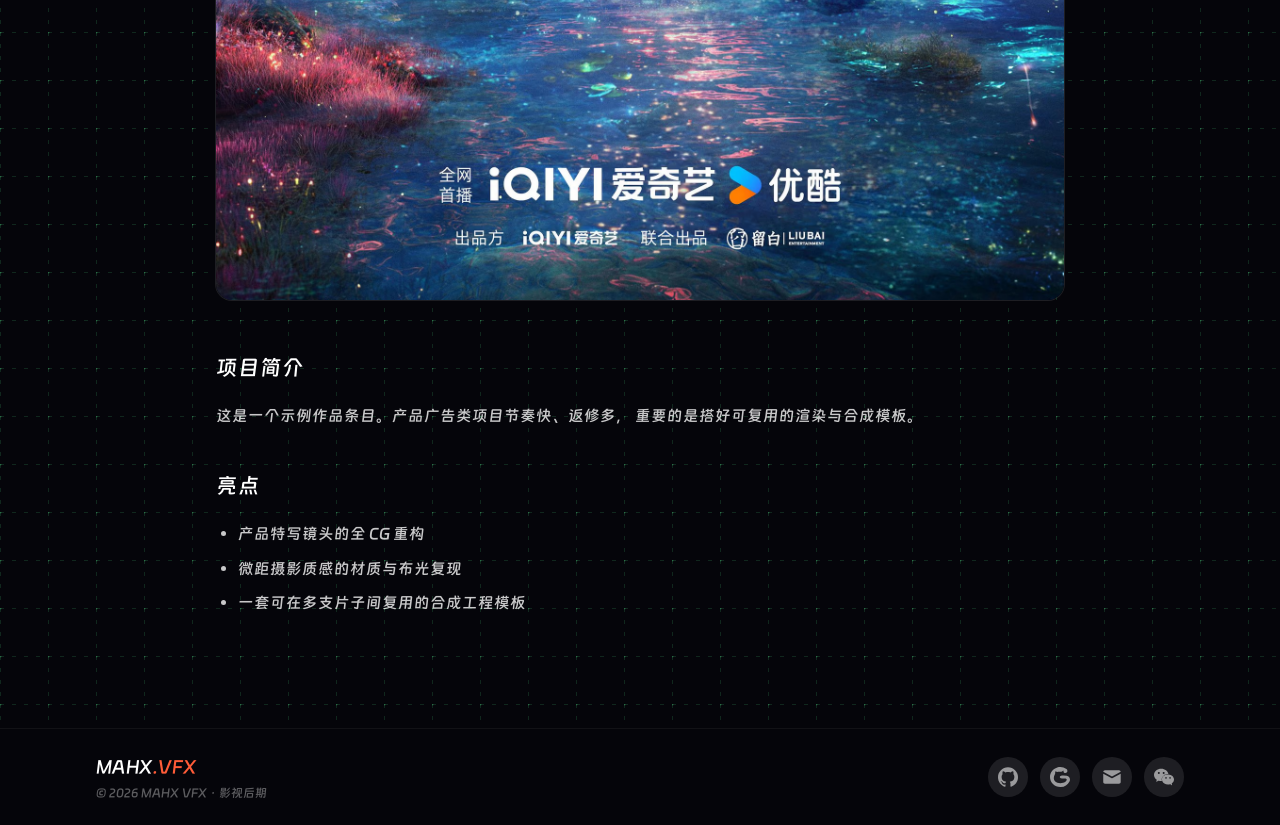
<file: works/daybreak/index.html>
<!DOCTYPE html><html lang="zh-CN"> <head><meta charset="UTF-8"><meta name="viewport" content="width=device-width, initial-scale=1.0"><!-- 页内换页（view transitions）：导航不整页刷新，文档不卸载，
         从根源消除跨文档导航的副作用（字体交换抖动 / 光标滞留） --><meta name="astro-view-transitions-enabled" content="true"> <meta name="astro-view-transitions-fallback" content="animate"><script type="module" src="/_astro/ClientRouter.astro_astro_type_script_index_0_lang.CnDxeVtR.js"></script><!-- 预载主字体：首访冷加载时尽早拉取，配合 font-display: block --><link rel="preload" href="/fonts/DingTalk-JinBuTi.woff2" as="font" type="font/woff2" crossorigin><!-- favicon 带版本参数：更新图标后升 v 强制浏览器换缓存（否则标签栏闪旧图标） --><link rel="icon" type="image/svg+xml" href="/favicon.svg?v=4"><link rel="icon" type="image/png" sizes="48x48" href="/favicon-48.png"><link rel="icon" type="image/png" sizes="32x32" href="/favicon-32.png"><link rel="icon" type="image/png" sizes="16x16" href="/favicon-16.png"><!-- iOS 主屏图标：不透明底，iOS 自己加圆角遮罩 --><link rel="apple-touch-icon" href="/apple-touch-icon.png"><meta name="theme-color" content="#05050a"><meta name="description" content="破晓（2024）— 影视后期作品。"><meta name="generator" content="Astro v7.4.7"><meta property="og:title" content="破晓 — MAHX VFX"><meta property="og:description" content="破晓（2024）— 影视后期作品。"><meta property="og:type" content="website"><meta property="og:image" content="https://mahx-vfx.example.com/og-image.png"><meta property="og:image:width" content="1200"><meta property="og:image:height" content="630"><title>破晓 — MAHX VFX</title><!-- 页面级 head 扩展（各页自行预载关键资源） --><link rel="stylesheet" href="/_astro/BaseLayout.IyHvdCJC.css"></head> <body class="flex min-h-dvh flex-col"> <header class="text-over-wall fixed inset-x-0 top-0 z-40 backdrop-blur-md" style="background: linear-gradient(to bottom, rgba(5,5,10,0.9), rgba(5,5,10,0.35) 70%, rgba(5,5,10,0.15));"> <!-- 通栏导航（不限宽）：logo 与导航链接对称贴两端，桌面端内距 96px
       （用户要求空间感：24px 太贴边 → 48px → 再翻倍 96px；移动端保持
       24px）。不用 max-w 居中容器——那会把 logo 随屏宽推向中间 --><nav class="flex items-center justify-between px-6 md:px-24 py-4"> <a href="/" class="text-lg font-semibold tracking-[0.2em] text-white transition-colors hover:text-white">
MAHX<span class="text-accent">.VFX</span> </a> <div class="flex gap-6 text-sm md:gap-12"> <a href="/works/" class="text-white/85 transition-colors hover:text-white"> 作品 </a><a href="/tools/" class="text-white/85 transition-colors hover:text-white"> 工具 </a><a href="/notes/" class="text-white/85 transition-colors hover:text-white"> 笔记 </a><a href="/about/" class="text-white/85 transition-colors hover:text-white"> 关于 </a> </div> </nav> </header>  <main class="mx-auto max-w-4xl px-6 pt-32 pb-24"> <a href="/works/" class="text-sm text-white/50 transition-colors hover:text-white">← 返回作品列表</a> <header class="mt-8"> <p class="text-sm text-accent">2024</p> <h1 class="mt-2 text-4xl font-bold">破晓</h1> <p class="mt-1 text-lg text-white/50">Daybreak</p> <dl class="mt-6 grid grid-cols-2 gap-4 text-sm md:grid-cols-3"> <div> <dt class="text-white/40">出品方</dt> <dd class="mt-1 text-white/80">示例广告公司</dd> </div> <div> <dt class="text-white/40">担任职位</dt> <dd class="mt-1 text-white/80">合成师 / 三维制作</dd> </div> <div> <dt class="text-white/40">标签</dt> <dd class="mt-1 text-white/80">广告 · 产品渲染</dd> </div> </dl> </header> <!-- 封面是本页 LCP：eager + fetchpriority 提前拉取；width/height 由管线
         尺寸表提供，加载前即占位（无 CLS） --> <picture> <source srcset="/media/posters/逍遥.avif" type="image/avif"> <img src="/media/posters/逍遥.jpg" alt="破晓" width="1800" height="3200" fetchpriority="high" class="mt-10 w-full rounded-2xl ring-1 ring-white/10"> </picture>   <div class="md-content mt-12"> <h2 id="项目简介">项目简介</h2>
<p>这是一个<strong>示例作品条目</strong>。产品广告类项目节奏快、返修多，
重要的是搭好可复用的渲染与合成模板。</p>
<h2 id="亮点">亮点</h2>
<ul>
<li>产品特写镜头的全 CG 重构</li>
<li>微距摄影质感的材质与布光复现</li>
<li>一套可在多支片子间复用的合成工程模板</li>
</ul>
 </div> </main>  <!-- bg-ink 纯黑底：盖住 body 的网格背景，页脚信息落在纯黑色块上（用户要求）。
     布局参考用户提供的名片式页脚：左 logo 字标 + 右一排圆形社交图标 --><footer class="mt-auto border-t border-white/5 bg-ink px-6 py-6 md:px-24" data-astro-cid-nns7i3if> <div class="flex flex-col gap-5 sm:flex-row sm:items-center sm:justify-between" data-astro-cid-nns7i3if> <div data-astro-cid-nns7i3if> <p class="text-lg font-bold tracking-wide text-white" data-astro-cid-nns7i3if>MAHX<span class="text-accent" data-astro-cid-nns7i3if>.VFX</span></p> <p class="mt-1 text-xs text-white/35" data-astro-cid-nns7i3if>© 2026 MAHX VFX · 影视后期</p> </div> <ul class="flex items-center gap-3" data-astro-cid-nns7i3if> <li data-astro-cid-nns7i3if> <a href="https://github.com/mahx-vfx" target="_blank" rel="noopener" aria-label="GitHub" title="GitHub" class="flex h-10 w-10 items-center justify-center rounded-full bg-white/10 text-white/55 transition-colors hover:bg-white/20 hover:text-white" data-astro-cid-nns7i3if> <svg class="h-5 w-5" viewBox="0 0 24 24" fill="currentColor" aria-hidden="true" data-astro-cid-nns7i3if> <path d="M12 .297c-6.63 0-12 5.373-12 12 0 5.303 3.438 9.8 8.205 11.385.6.113.82-.258.82-.577 0-.285-.01-1.04-.015-2.04-3.338.724-4.042-1.61-4.042-1.61C4.422 18.07 3.633 17.7 3.633 17.7c-1.087-.744.084-.729.084-.729 1.205.084 1.838 1.236 1.838 1.236 1.07 1.835 2.809 1.305 3.495.998.108-.776.417-1.305.76-1.605-2.665-.3-5.466-1.332-5.466-5.93 0-1.31.465-2.38 1.235-3.22-.135-.303-.54-1.523.105-3.176 0 0 1.005-.322 3.3 1.23.96-.267 1.98-.399 3-.405 1.02.006 2.04.138 3 .405 2.28-1.552 3.285-1.23 3.285-1.23.645 1.653.24 2.873.12 3.176.765.84 1.23 1.91 1.23 3.22 0 4.61-2.805 5.625-5.475 5.92.42.36.81 1.096.81 2.22 0 1.606-.015 2.896-.015 3.286 0 .315.21.69.825.57C20.565 22.092 24 17.592 24 12.297c0-6.627-5.373-12-12-12" data-astro-cid-nns7i3if></path> </svg> </a> </li><li data-astro-cid-nns7i3if> <a href="https://gitcode.com/mahx-vfx" target="_blank" rel="noopener" aria-label="GitCode" title="GitCode" class="flex h-10 w-10 items-center justify-center rounded-full bg-white/10 text-white/55 transition-colors hover:bg-white/20 hover:text-white" data-astro-cid-nns7i3if> <svg class="h-5 w-5" viewBox="0 0 24 24" fill="currentColor" aria-hidden="true" data-astro-cid-nns7i3if> <path d="m15.585 4.586.486-.274q.032.17.06.303c.032.158.06.289.072.418.103 1.118.665 1.941 1.462 2.127 1.165.27 2.264-.177 2.856-1.164.711-1.184.403-2.634-.808-3.507C16.346.061 12.647-.609 8.663.56.072 3.095-2.867 13.65 3.23 20.122c2.608 2.769 5.92 3.964 9.68 3.873 4.817-.113 8.285-2.513 10.5-6.674 1.57-2.952-.137-6.178-3.405-6.849a21 21 0 0 0-5.675-.362 4.8 4.8 0 0 0-1.805.548c-.625.325-.805.998-.735 1.666.065.608.531.972 1.086 1.064 1.118.175 2.25.277 3.378.37.327.027.657.03.986.033.473.005.944.01 1.405.086 1.314.217 1.766 1.284 1.09 2.425a4.7 4.7 0 0 1-.577.766 6.55 6.55 0 0 1-3.318 1.964c-2.333.57-4.669.603-6.99-.13-2.645-.835-4.221-2.777-4.277-5.392A9.1 9.1 0 0 1 5.76 8.907c.36-.654.558-1.327.503-2.067a26 26 0 0 1-.05-.972l-.025-.565q.401.084.792.212c1.011.406 2.007.592 3.102.294a5.6 5.6 0 0 1 1.902-.122 4.76 4.76 0 0 0 2.921-.714c.218-.128.439-.251.681-.387" data-astro-cid-nns7i3if></path> </svg> </a> </li> <li data-astro-cid-nns7i3if> <button type="button" data-copy="mahx-vfx@qq.com" aria-label="复制邮箱地址 mahx-vfx@qq.com" title="邮箱 mahx-vfx@qq.com（点击复制）" class="flex h-10 w-10 items-center justify-center rounded-full bg-white/10 text-white/55 transition-colors hover:bg-white/20 hover:text-white relative cursor-pointer" data-astro-cid-nns7i3if> <svg class="h-5 w-5" viewBox="0 0 1024 1024" fill="currentColor" aria-hidden="true" data-astro-cid-nns7i3if> <path d="M153.2 163.1h714.8c48.8 0 88.7 38.5 89.3 85.9L510.9 491.5 64.3 249.2c.4-47.5 40-86.1 88.9-86.1zM64.3 342l-.4 429.1c0 47.8 40.2 86.9 89.3 86.9h714.8c49.1 0 89.3-39.1 89.3-86.9V341.8L521.3 573c-6.7 3.6-14.7 3.6-21.4 0L64.3 342z" data-astro-cid-nns7i3if></path> </svg> <span class="copy-tip" aria-live="polite" data-astro-cid-nns7i3if>已复制</span> </button> </li><li data-astro-cid-nns7i3if> <button type="button" data-copy="MAHX_VFX" aria-label="复制微信号 MAHX_VFX" title="微信号 MAHX_VFX（点击复制）" class="flex h-10 w-10 items-center justify-center rounded-full bg-white/10 text-white/55 transition-colors hover:bg-white/20 hover:text-white relative cursor-pointer" data-astro-cid-nns7i3if> <svg class="h-5 w-5" viewBox="0 0 24 24" fill="currentColor" aria-hidden="true" data-astro-cid-nns7i3if> <path d="M8.691 2.188C3.891 2.188 0 5.476 0 9.53c0 2.212 1.17 4.203 3.002 5.55a.59.59 0 0 1 .213.665l-.39 1.48c-.019.07-.048.141-.048.213 0 .163.13.295.29.295a.326.326 0 0 0 .167-.054l1.903-1.114a.864.864 0 0 1 .717-.098 10.16 10.16 0 0 0 2.837.403c.276 0 .543-.027.811-.05-.857-2.578.157-4.972 1.932-6.446 1.703-1.415 3.882-1.98 5.853-1.838-.576-3.583-4.196-6.348-8.596-6.348zM5.785 5.991c.642 0 1.162.529 1.162 1.18a1.17 1.17 0 0 1-1.162 1.178A1.17 1.17 0 0 1 4.623 7.17c0-.651.52-1.18 1.162-1.18zm5.813 0c.642 0 1.162.529 1.162 1.18a1.17 1.17 0 0 1-1.162 1.178 1.17 1.17 0 0 1-1.162-1.178c0-.651.52-1.18 1.162-1.18zm5.34 2.867c-1.797-.052-3.746.512-5.28 1.786-1.72 1.428-2.687 3.72-1.78 6.22.942 2.453 3.666 4.229 6.884 4.229.826 0 1.622-.12 2.361-.336a.722.722 0 0 1 .598.082l1.584.926a.272.272 0 0 0 .14.047c.134 0 .24-.111.24-.247 0-.06-.023-.12-.038-.177l-.327-1.233a.582.582 0 0 1-.023-.156.49.49 0 0 1 .201-.398C23.024 18.48 24 16.82 24 14.98c0-3.21-2.931-5.837-6.656-6.088V8.89c-.135-.01-.27-.027-.407-.03zm-2.53 3.274c.535 0 .969.44.969.982a.976.976 0 0 1-.969.983.976.976 0 0 1-.969-.983c0-.542.434-.982.97-.982zm4.844 0c.535 0 .969.44.969.982a.976.976 0 0 1-.969.983.976.976 0 0 1-.969-.983c0-.542.434-.982.969-.982z" data-astro-cid-nns7i3if></path> </svg> <span class="copy-tip" aria-live="polite" data-astro-cid-nns7i3if>已复制</span> </button> </li> </ul> </div> </footer><!-- 复制到剪贴板：事件委托绑在 document 上——组件 <script> 在页内换页（view
     transitions）后不会重复执行，但 document 监听常驻，页脚元素换页重建也能命中。
     写入只用 navigator.clipboard.writeText 单路径，**不做任何兜底**：
     实测（正常窗口模式）writeText 的异步写入**会被 Windows 剪贴板历史（Win+V）
     正常记录**——剪贴板历史不区分同步/异步写入。早前「writeText 不进 Win+V」
     的结论来自浏览器**无痕窗口**，该模式下剪贴板历史本就不工作，据此否定
     writeText 是误判，勿再翻回去（详见 AGENTS.md）。
     Chrome 的异步 Clipboard API 是标准路径：Chrome/Edge/Firefox/Safari 16.4+
     均支持；需安全上下文（HTTPS 或 localhost），非安全上下文下 navigator.clipboard
     不存在 → 直接判失败，不做回退。
     写成功 → 已复制；被拒（权限/非安全上下文）→ 复制失败 --><script type="module">document.addEventListener(`click`,e=>{let t=e.target.closest?.(`[data-copy]`);if(!t)return;let n=t.dataset.copy??``,r=t.querySelector(`.copy-tip`),i=e=>{r&&(r.textContent=e?`已复制`:`复制失败`,r.classList.add(`is-shown`),setTimeout(()=>r.classList.remove(`is-shown`),1600))};navigator.clipboard?.writeText?navigator.clipboard.writeText(n).then(()=>i(!0),()=>i(!1)):i(!1)});</script><script type="module">window.addEventListener(`pageshow`,()=>{let e=document.body;e.style.pointerEvents=`none`;let t=()=>{e.style.pointerEvents=``};requestAnimationFrame(t),setTimeout(t,50)});</script> </body> </html>
</file>
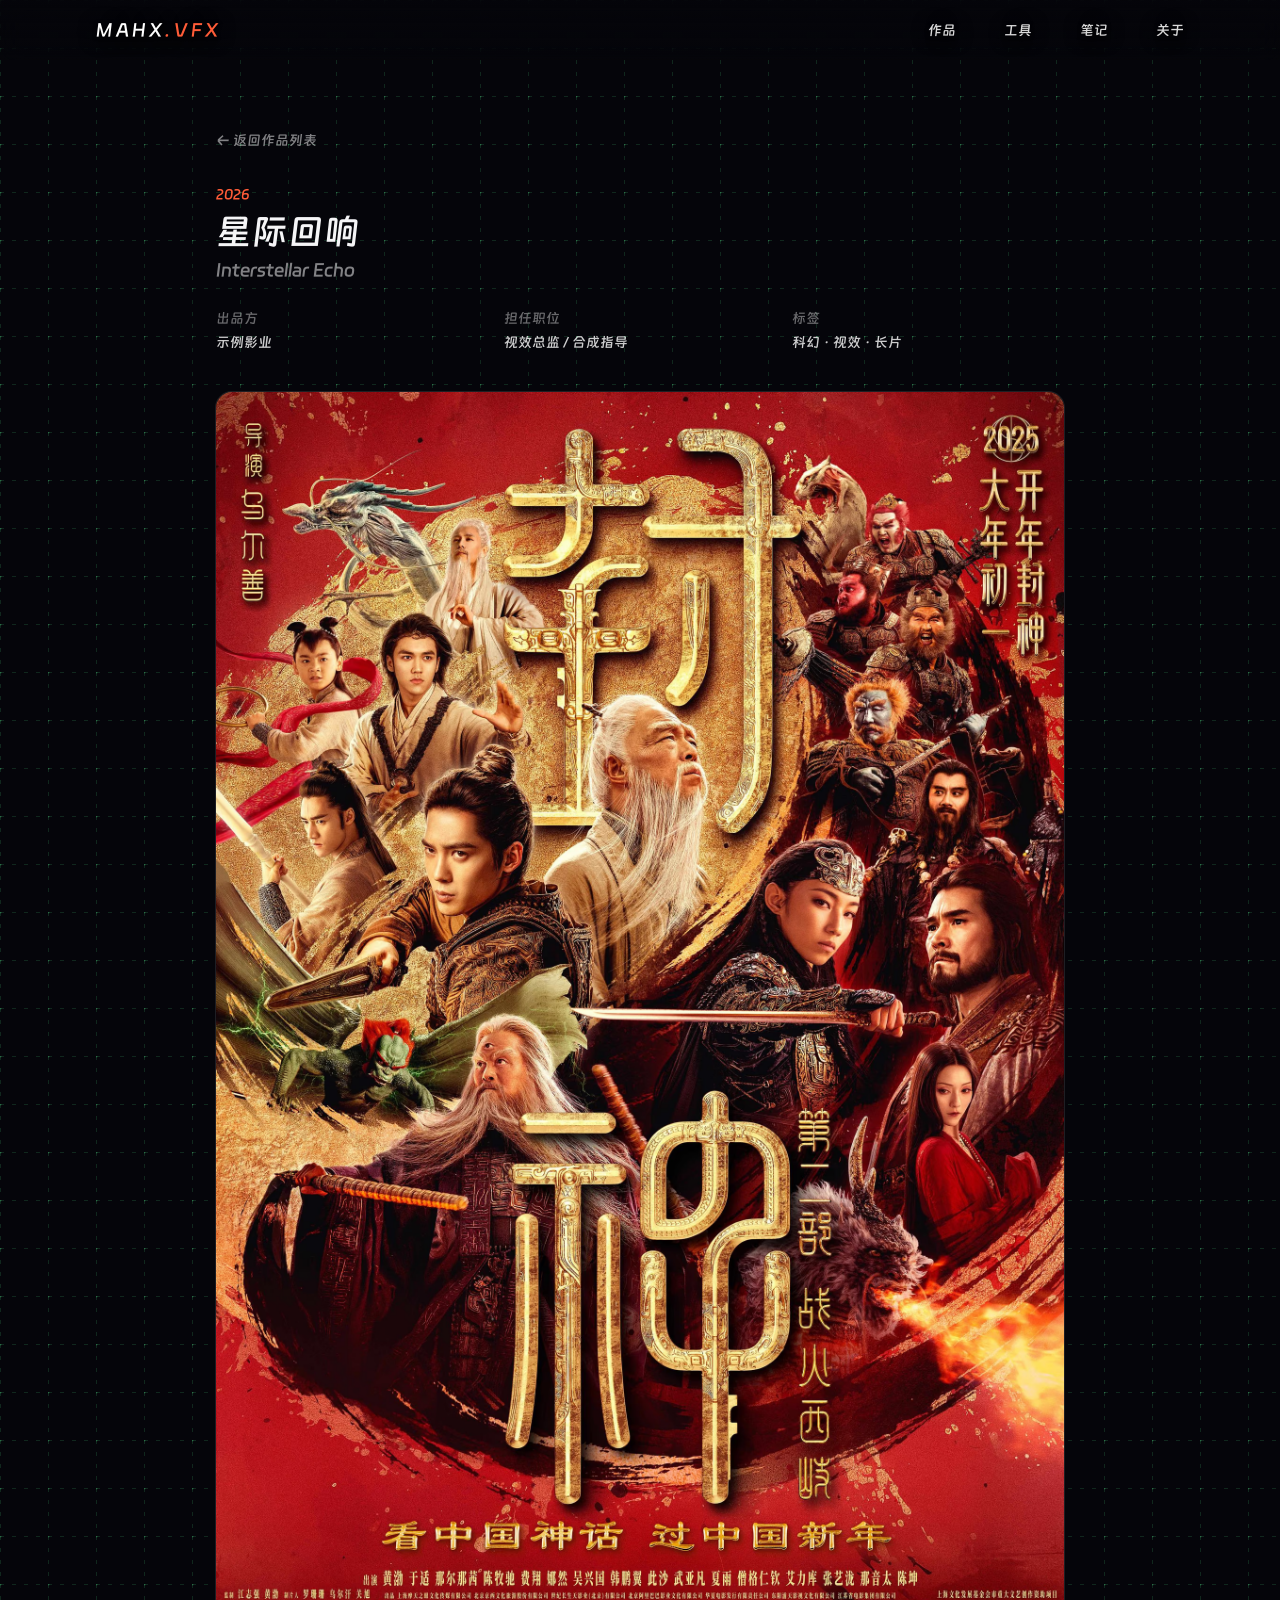
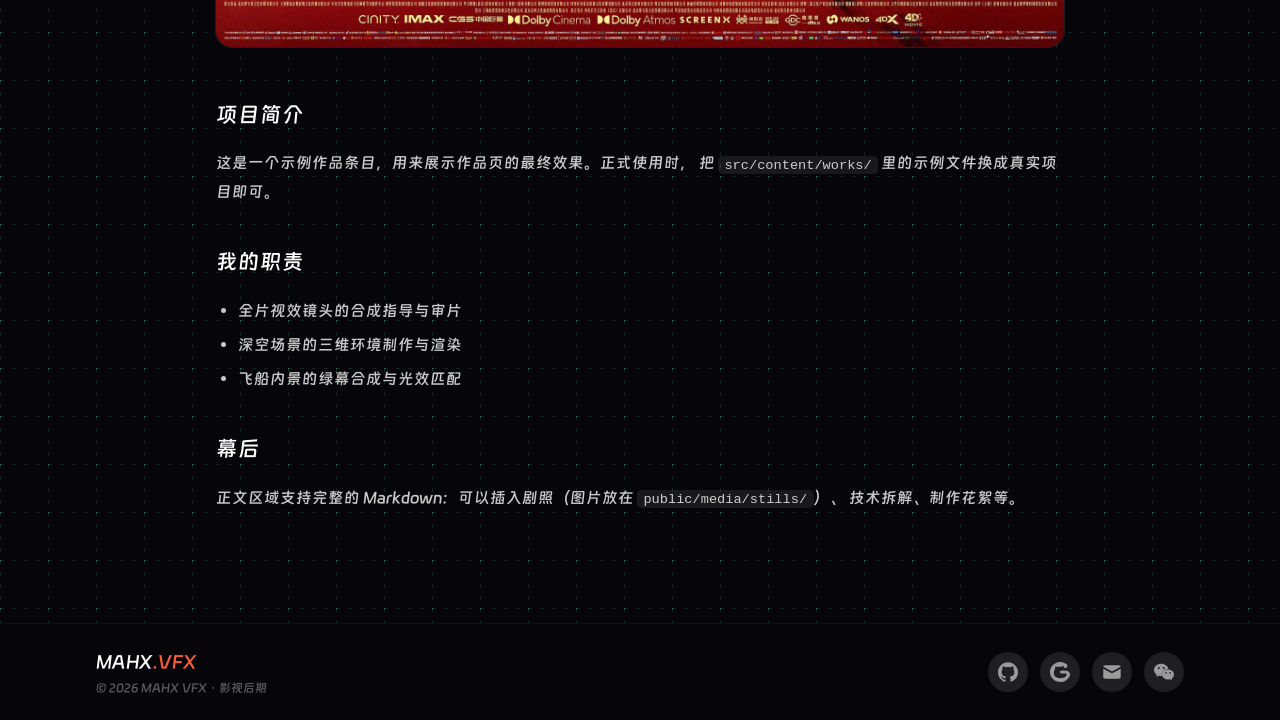
<file: works/interstellar-echo/index.html>
<!DOCTYPE html><html lang="zh-CN"> <head><meta charset="UTF-8"><meta name="viewport" content="width=device-width, initial-scale=1.0"><!-- 页内换页（view transitions）：导航不整页刷新，文档不卸载，
         从根源消除跨文档导航的副作用（字体交换抖动 / 光标滞留） --><meta name="astro-view-transitions-enabled" content="true"> <meta name="astro-view-transitions-fallback" content="animate"><script type="module" src="/_astro/ClientRouter.astro_astro_type_script_index_0_lang.CnDxeVtR.js"></script><!-- 预载主字体：首访冷加载时尽早拉取，配合 font-display: block --><link rel="preload" href="/fonts/DingTalk-JinBuTi.woff2" as="font" type="font/woff2" crossorigin><!-- favicon 带版本参数：更新图标后升 v 强制浏览器换缓存（否则标签栏闪旧图标） --><link rel="icon" type="image/svg+xml" href="/favicon.svg?v=4"><link rel="icon" type="image/png" sizes="48x48" href="/favicon-48.png"><link rel="icon" type="image/png" sizes="32x32" href="/favicon-32.png"><link rel="icon" type="image/png" sizes="16x16" href="/favicon-16.png"><!-- iOS 主屏图标：不透明底，iOS 自己加圆角遮罩 --><link rel="apple-touch-icon" href="/apple-touch-icon.png"><meta name="theme-color" content="#05050a"><meta name="description" content="星际回响（2026）— 影视后期作品。"><meta name="generator" content="Astro v7.4.7"><meta property="og:title" content="星际回响 — MAHX VFX"><meta property="og:description" content="星际回响（2026）— 影视后期作品。"><meta property="og:type" content="website"><meta property="og:image" content="https://mahx-vfx.example.com/og-image.png"><meta property="og:image:width" content="1200"><meta property="og:image:height" content="630"><title>星际回响 — MAHX VFX</title><!-- 页面级 head 扩展（各页自行预载关键资源） --><link rel="stylesheet" href="/_astro/BaseLayout.IyHvdCJC.css"></head> <body class="flex min-h-dvh flex-col"> <header class="text-over-wall fixed inset-x-0 top-0 z-40 backdrop-blur-md" style="background: linear-gradient(to bottom, rgba(5,5,10,0.9), rgba(5,5,10,0.35) 70%, rgba(5,5,10,0.15));"> <!-- 通栏导航（不限宽）：logo 与导航链接对称贴两端，桌面端内距 96px
       （用户要求空间感：24px 太贴边 → 48px → 再翻倍 96px；移动端保持
       24px）。不用 max-w 居中容器——那会把 logo 随屏宽推向中间 --><nav class="flex items-center justify-between px-6 md:px-24 py-4"> <a href="/" class="text-lg font-semibold tracking-[0.2em] text-white transition-colors hover:text-white">
MAHX<span class="text-accent">.VFX</span> </a> <div class="flex gap-6 text-sm md:gap-12"> <a href="/works/" class="text-white/85 transition-colors hover:text-white"> 作品 </a><a href="/tools/" class="text-white/85 transition-colors hover:text-white"> 工具 </a><a href="/notes/" class="text-white/85 transition-colors hover:text-white"> 笔记 </a><a href="/about/" class="text-white/85 transition-colors hover:text-white"> 关于 </a> </div> </nav> </header>  <main class="mx-auto max-w-4xl px-6 pt-32 pb-24"> <a href="/works/" class="text-sm text-white/50 transition-colors hover:text-white">← 返回作品列表</a> <header class="mt-8"> <p class="text-sm text-accent">2026</p> <h1 class="mt-2 text-4xl font-bold">星际回响</h1> <p class="mt-1 text-lg text-white/50">Interstellar Echo</p> <dl class="mt-6 grid grid-cols-2 gap-4 text-sm md:grid-cols-3"> <div> <dt class="text-white/40">出品方</dt> <dd class="mt-1 text-white/80">示例影业</dd> </div> <div> <dt class="text-white/40">担任职位</dt> <dd class="mt-1 text-white/80">视效总监 / 合成指导</dd> </div> <div> <dt class="text-white/40">标签</dt> <dd class="mt-1 text-white/80">科幻 · 视效 · 长片</dd> </div> </dl> </header> <!-- 封面是本页 LCP：eager + fetchpriority 提前拉取；width/height 由管线
         尺寸表提供，加载前即占位（无 CLS） --> <picture> <source srcset="/media/posters/封神第二部：战火西岐.avif" type="image/avif"> <img src="/media/posters/封神第二部：战火西岐.jpg" alt="星际回响" width="1800" height="2664" fetchpriority="high" class="mt-10 w-full rounded-2xl ring-1 ring-white/10"> </picture>   <div class="md-content mt-12"> <h2 id="项目简介">项目简介</h2>
<p>这是一个<strong>示例作品条目</strong>，用来展示作品页的最终效果。正式使用时，
把 <code>src/content/works/</code> 里的示例文件换成真实项目即可。</p>
<h2 id="我的职责">我的职责</h2>
<ul>
<li>全片视效镜头的合成指导与审片</li>
<li>深空场景的三维环境制作与渲染</li>
<li>飞船内景的绿幕合成与光效匹配</li>
</ul>
<h2 id="幕后">幕后</h2>
<p>正文区域支持完整的 Markdown：可以插入剧照（图片放在 <code>public/media/stills/</code>）、
技术拆解、制作花絮等。</p>
 </div> </main>  <!-- bg-ink 纯黑底：盖住 body 的网格背景，页脚信息落在纯黑色块上（用户要求）。
     布局参考用户提供的名片式页脚：左 logo 字标 + 右一排圆形社交图标 --><footer class="mt-auto border-t border-white/5 bg-ink px-6 py-6 md:px-24" data-astro-cid-nns7i3if> <div class="flex flex-col gap-5 sm:flex-row sm:items-center sm:justify-between" data-astro-cid-nns7i3if> <div data-astro-cid-nns7i3if> <p class="text-lg font-bold tracking-wide text-white" data-astro-cid-nns7i3if>MAHX<span class="text-accent" data-astro-cid-nns7i3if>.VFX</span></p> <p class="mt-1 text-xs text-white/35" data-astro-cid-nns7i3if>© 2026 MAHX VFX · 影视后期</p> </div> <ul class="flex items-center gap-3" data-astro-cid-nns7i3if> <li data-astro-cid-nns7i3if> <a href="https://github.com/mahx-vfx" target="_blank" rel="noopener" aria-label="GitHub" title="GitHub" class="flex h-10 w-10 items-center justify-center rounded-full bg-white/10 text-white/55 transition-colors hover:bg-white/20 hover:text-white" data-astro-cid-nns7i3if> <svg class="h-5 w-5" viewBox="0 0 24 24" fill="currentColor" aria-hidden="true" data-astro-cid-nns7i3if> <path d="M12 .297c-6.63 0-12 5.373-12 12 0 5.303 3.438 9.8 8.205 11.385.6.113.82-.258.82-.577 0-.285-.01-1.04-.015-2.04-3.338.724-4.042-1.61-4.042-1.61C4.422 18.07 3.633 17.7 3.633 17.7c-1.087-.744.084-.729.084-.729 1.205.084 1.838 1.236 1.838 1.236 1.07 1.835 2.809 1.305 3.495.998.108-.776.417-1.305.76-1.605-2.665-.3-5.466-1.332-5.466-5.93 0-1.31.465-2.38 1.235-3.22-.135-.303-.54-1.523.105-3.176 0 0 1.005-.322 3.3 1.23.96-.267 1.98-.399 3-.405 1.02.006 2.04.138 3 .405 2.28-1.552 3.285-1.23 3.285-1.23.645 1.653.24 2.873.12 3.176.765.84 1.23 1.91 1.23 3.22 0 4.61-2.805 5.625-5.475 5.92.42.36.81 1.096.81 2.22 0 1.606-.015 2.896-.015 3.286 0 .315.21.69.825.57C20.565 22.092 24 17.592 24 12.297c0-6.627-5.373-12-12-12" data-astro-cid-nns7i3if></path> </svg> </a> </li><li data-astro-cid-nns7i3if> <a href="https://gitcode.com/mahx-vfx" target="_blank" rel="noopener" aria-label="GitCode" title="GitCode" class="flex h-10 w-10 items-center justify-center rounded-full bg-white/10 text-white/55 transition-colors hover:bg-white/20 hover:text-white" data-astro-cid-nns7i3if> <svg class="h-5 w-5" viewBox="0 0 24 24" fill="currentColor" aria-hidden="true" data-astro-cid-nns7i3if> <path d="m15.585 4.586.486-.274q.032.17.06.303c.032.158.06.289.072.418.103 1.118.665 1.941 1.462 2.127 1.165.27 2.264-.177 2.856-1.164.711-1.184.403-2.634-.808-3.507C16.346.061 12.647-.609 8.663.56.072 3.095-2.867 13.65 3.23 20.122c2.608 2.769 5.92 3.964 9.68 3.873 4.817-.113 8.285-2.513 10.5-6.674 1.57-2.952-.137-6.178-3.405-6.849a21 21 0 0 0-5.675-.362 4.8 4.8 0 0 0-1.805.548c-.625.325-.805.998-.735 1.666.065.608.531.972 1.086 1.064 1.118.175 2.25.277 3.378.37.327.027.657.03.986.033.473.005.944.01 1.405.086 1.314.217 1.766 1.284 1.09 2.425a4.7 4.7 0 0 1-.577.766 6.55 6.55 0 0 1-3.318 1.964c-2.333.57-4.669.603-6.99-.13-2.645-.835-4.221-2.777-4.277-5.392A9.1 9.1 0 0 1 5.76 8.907c.36-.654.558-1.327.503-2.067a26 26 0 0 1-.05-.972l-.025-.565q.401.084.792.212c1.011.406 2.007.592 3.102.294a5.6 5.6 0 0 1 1.902-.122 4.76 4.76 0 0 0 2.921-.714c.218-.128.439-.251.681-.387" data-astro-cid-nns7i3if></path> </svg> </a> </li> <li data-astro-cid-nns7i3if> <button type="button" data-copy="mahx-vfx@qq.com" aria-label="复制邮箱地址 mahx-vfx@qq.com" title="邮箱 mahx-vfx@qq.com（点击复制）" class="flex h-10 w-10 items-center justify-center rounded-full bg-white/10 text-white/55 transition-colors hover:bg-white/20 hover:text-white relative cursor-pointer" data-astro-cid-nns7i3if> <svg class="h-5 w-5" viewBox="0 0 1024 1024" fill="currentColor" aria-hidden="true" data-astro-cid-nns7i3if> <path d="M153.2 163.1h714.8c48.8 0 88.7 38.5 89.3 85.9L510.9 491.5 64.3 249.2c.4-47.5 40-86.1 88.9-86.1zM64.3 342l-.4 429.1c0 47.8 40.2 86.9 89.3 86.9h714.8c49.1 0 89.3-39.1 89.3-86.9V341.8L521.3 573c-6.7 3.6-14.7 3.6-21.4 0L64.3 342z" data-astro-cid-nns7i3if></path> </svg> <span class="copy-tip" aria-live="polite" data-astro-cid-nns7i3if>已复制</span> </button> </li><li data-astro-cid-nns7i3if> <button type="button" data-copy="MAHX_VFX" aria-label="复制微信号 MAHX_VFX" title="微信号 MAHX_VFX（点击复制）" class="flex h-10 w-10 items-center justify-center rounded-full bg-white/10 text-white/55 transition-colors hover:bg-white/20 hover:text-white relative cursor-pointer" data-astro-cid-nns7i3if> <svg class="h-5 w-5" viewBox="0 0 24 24" fill="currentColor" aria-hidden="true" data-astro-cid-nns7i3if> <path d="M8.691 2.188C3.891 2.188 0 5.476 0 9.53c0 2.212 1.17 4.203 3.002 5.55a.59.59 0 0 1 .213.665l-.39 1.48c-.019.07-.048.141-.048.213 0 .163.13.295.29.295a.326.326 0 0 0 .167-.054l1.903-1.114a.864.864 0 0 1 .717-.098 10.16 10.16 0 0 0 2.837.403c.276 0 .543-.027.811-.05-.857-2.578.157-4.972 1.932-6.446 1.703-1.415 3.882-1.98 5.853-1.838-.576-3.583-4.196-6.348-8.596-6.348zM5.785 5.991c.642 0 1.162.529 1.162 1.18a1.17 1.17 0 0 1-1.162 1.178A1.17 1.17 0 0 1 4.623 7.17c0-.651.52-1.18 1.162-1.18zm5.813 0c.642 0 1.162.529 1.162 1.18a1.17 1.17 0 0 1-1.162 1.178 1.17 1.17 0 0 1-1.162-1.178c0-.651.52-1.18 1.162-1.18zm5.34 2.867c-1.797-.052-3.746.512-5.28 1.786-1.72 1.428-2.687 3.72-1.78 6.22.942 2.453 3.666 4.229 6.884 4.229.826 0 1.622-.12 2.361-.336a.722.722 0 0 1 .598.082l1.584.926a.272.272 0 0 0 .14.047c.134 0 .24-.111.24-.247 0-.06-.023-.12-.038-.177l-.327-1.233a.582.582 0 0 1-.023-.156.49.49 0 0 1 .201-.398C23.024 18.48 24 16.82 24 14.98c0-3.21-2.931-5.837-6.656-6.088V8.89c-.135-.01-.27-.027-.407-.03zm-2.53 3.274c.535 0 .969.44.969.982a.976.976 0 0 1-.969.983.976.976 0 0 1-.969-.983c0-.542.434-.982.97-.982zm4.844 0c.535 0 .969.44.969.982a.976.976 0 0 1-.969.983.976.976 0 0 1-.969-.983c0-.542.434-.982.969-.982z" data-astro-cid-nns7i3if></path> </svg> <span class="copy-tip" aria-live="polite" data-astro-cid-nns7i3if>已复制</span> </button> </li> </ul> </div> </footer><!-- 复制到剪贴板：事件委托绑在 document 上——组件 <script> 在页内换页（view
     transitions）后不会重复执行，但 document 监听常驻，页脚元素换页重建也能命中。
     写入只用 navigator.clipboard.writeText 单路径，**不做任何兜底**：
     实测（正常窗口模式）writeText 的异步写入**会被 Windows 剪贴板历史（Win+V）
     正常记录**——剪贴板历史不区分同步/异步写入。早前「writeText 不进 Win+V」
     的结论来自浏览器**无痕窗口**，该模式下剪贴板历史本就不工作，据此否定
     writeText 是误判，勿再翻回去（详见 AGENTS.md）。
     Chrome 的异步 Clipboard API 是标准路径：Chrome/Edge/Firefox/Safari 16.4+
     均支持；需安全上下文（HTTPS 或 localhost），非安全上下文下 navigator.clipboard
     不存在 → 直接判失败，不做回退。
     写成功 → 已复制；被拒（权限/非安全上下文）→ 复制失败 --><script type="module">document.addEventListener(`click`,e=>{let t=e.target.closest?.(`[data-copy]`);if(!t)return;let n=t.dataset.copy??``,r=t.querySelector(`.copy-tip`),i=e=>{r&&(r.textContent=e?`已复制`:`复制失败`,r.classList.add(`is-shown`),setTimeout(()=>r.classList.remove(`is-shown`),1600))};navigator.clipboard?.writeText?navigator.clipboard.writeText(n).then(()=>i(!0),()=>i(!1)):i(!1)});</script><script type="module">window.addEventListener(`pageshow`,()=>{let e=document.body;e.style.pointerEvents=`none`;let t=()=>{e.style.pointerEvents=``};requestAnimationFrame(t),setTimeout(t,50)});</script> </body> </html>
</file>
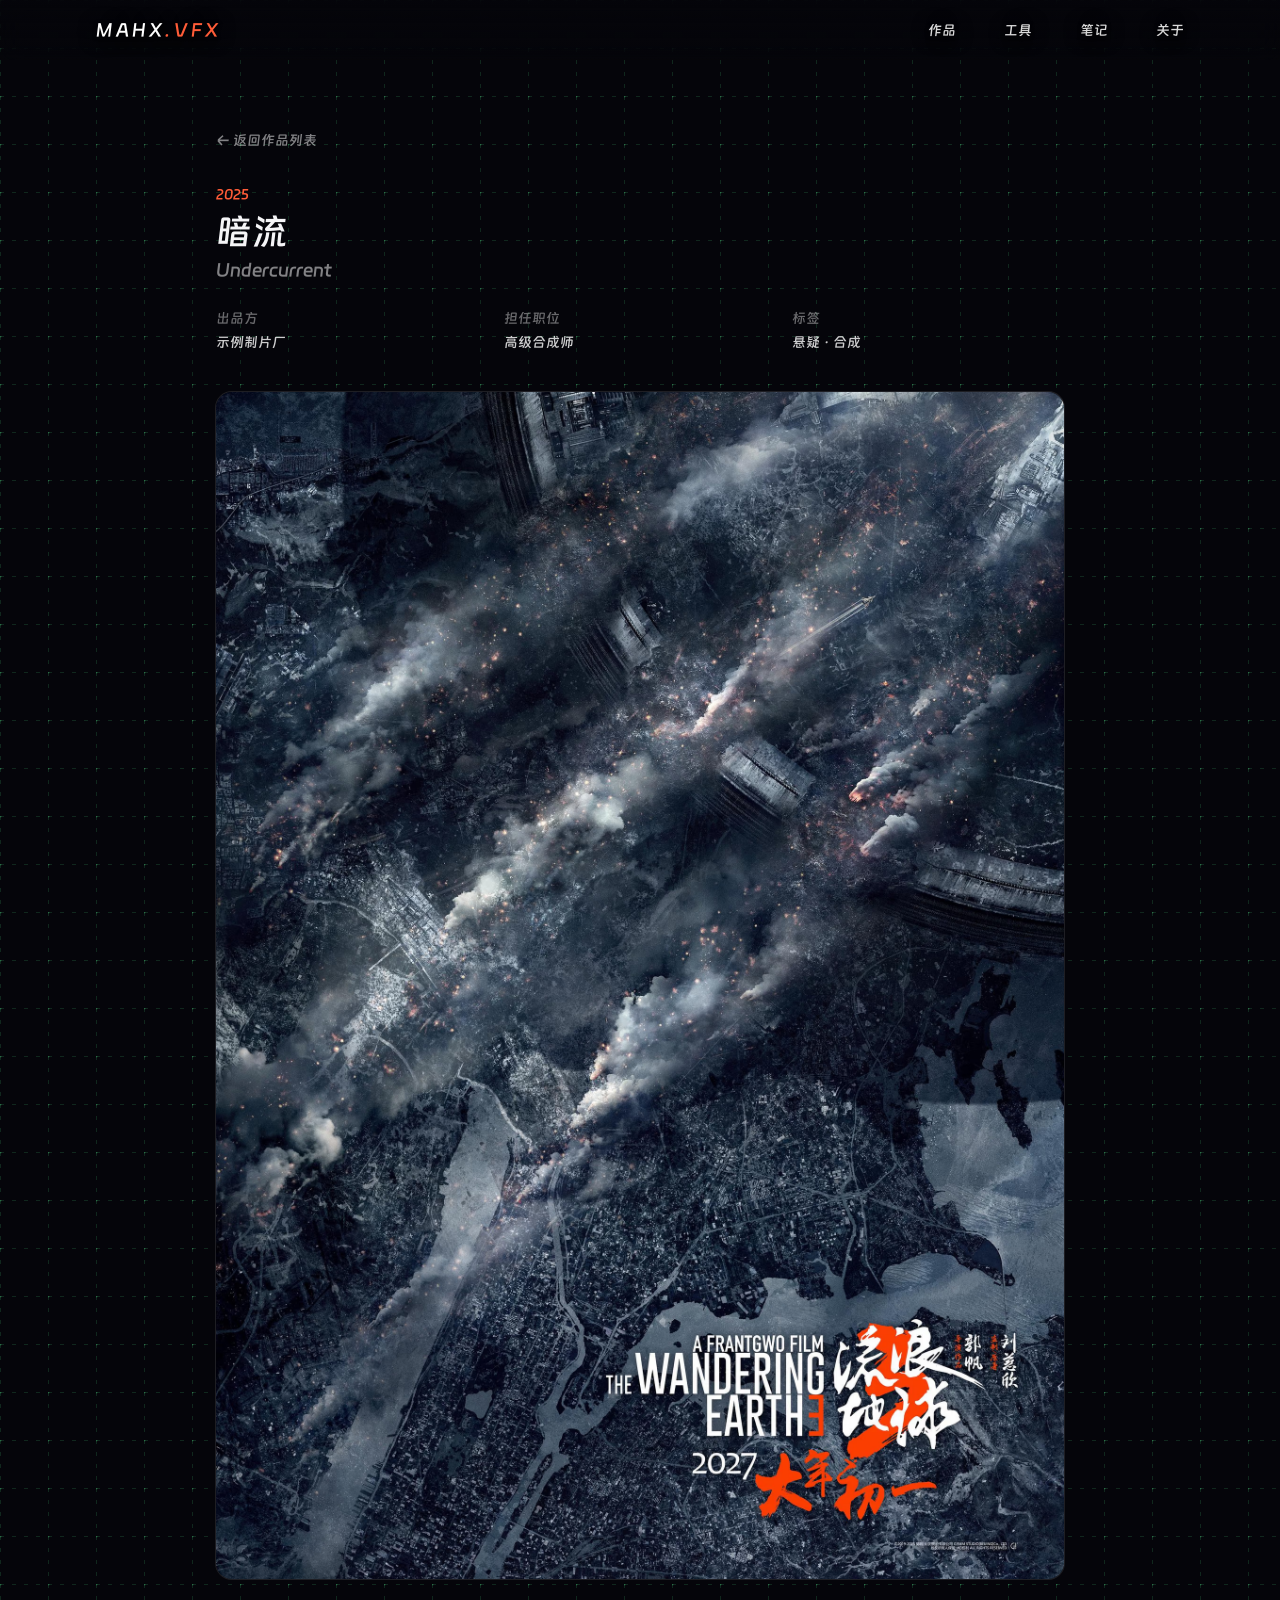
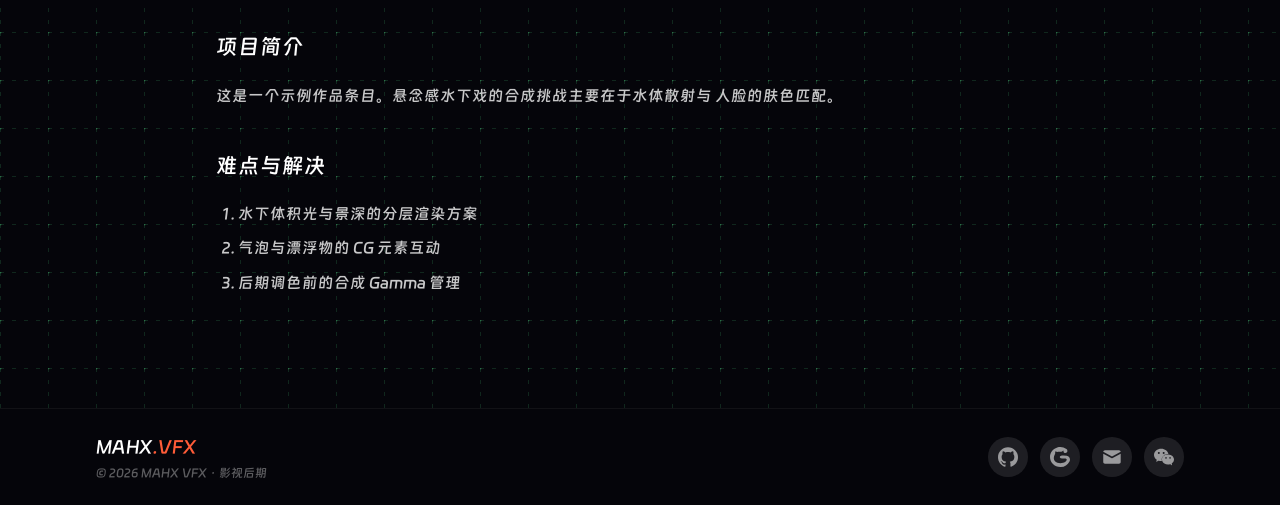
<file: works/undercurrent/index.html>
<!DOCTYPE html><html lang="zh-CN"> <head><meta charset="UTF-8"><meta name="viewport" content="width=device-width, initial-scale=1.0"><!-- 页内换页（view transitions）：导航不整页刷新，文档不卸载，
         从根源消除跨文档导航的副作用（字体交换抖动 / 光标滞留） --><meta name="astro-view-transitions-enabled" content="true"> <meta name="astro-view-transitions-fallback" content="animate"><script type="module" src="/_astro/ClientRouter.astro_astro_type_script_index_0_lang.CnDxeVtR.js"></script><!-- 预载主字体：首访冷加载时尽早拉取，配合 font-display: block --><link rel="preload" href="/fonts/DingTalk-JinBuTi.woff2" as="font" type="font/woff2" crossorigin><!-- favicon 带版本参数：更新图标后升 v 强制浏览器换缓存（否则标签栏闪旧图标） --><link rel="icon" type="image/svg+xml" href="/favicon.svg?v=4"><link rel="icon" type="image/png" sizes="48x48" href="/favicon-48.png"><link rel="icon" type="image/png" sizes="32x32" href="/favicon-32.png"><link rel="icon" type="image/png" sizes="16x16" href="/favicon-16.png"><!-- iOS 主屏图标：不透明底，iOS 自己加圆角遮罩 --><link rel="apple-touch-icon" href="/apple-touch-icon.png"><meta name="theme-color" content="#05050a"><meta name="description" content="暗流（2025）— 影视后期作品。"><meta name="generator" content="Astro v7.4.7"><meta property="og:title" content="暗流 — MAHX VFX"><meta property="og:description" content="暗流（2025）— 影视后期作品。"><meta property="og:type" content="website"><meta property="og:image" content="https://mahx-vfx.example.com/og-image.png"><meta property="og:image:width" content="1200"><meta property="og:image:height" content="630"><title>暗流 — MAHX VFX</title><!-- 页面级 head 扩展（各页自行预载关键资源） --><link rel="stylesheet" href="/_astro/BaseLayout.IyHvdCJC.css"></head> <body class="flex min-h-dvh flex-col"> <header class="text-over-wall fixed inset-x-0 top-0 z-40 backdrop-blur-md" style="background: linear-gradient(to bottom, rgba(5,5,10,0.9), rgba(5,5,10,0.35) 70%, rgba(5,5,10,0.15));"> <!-- 通栏导航（不限宽）：logo 与导航链接对称贴两端，桌面端内距 96px
       （用户要求空间感：24px 太贴边 → 48px → 再翻倍 96px；移动端保持
       24px）。不用 max-w 居中容器——那会把 logo 随屏宽推向中间 --><nav class="flex items-center justify-between px-6 md:px-24 py-4"> <a href="/" class="text-lg font-semibold tracking-[0.2em] text-white transition-colors hover:text-white">
MAHX<span class="text-accent">.VFX</span> </a> <div class="flex gap-6 text-sm md:gap-12"> <a href="/works/" class="text-white/85 transition-colors hover:text-white"> 作品 </a><a href="/tools/" class="text-white/85 transition-colors hover:text-white"> 工具 </a><a href="/notes/" class="text-white/85 transition-colors hover:text-white"> 笔记 </a><a href="/about/" class="text-white/85 transition-colors hover:text-white"> 关于 </a> </div> </nav> </header>  <main class="mx-auto max-w-4xl px-6 pt-32 pb-24"> <a href="/works/" class="text-sm text-white/50 transition-colors hover:text-white">← 返回作品列表</a> <header class="mt-8"> <p class="text-sm text-accent">2025</p> <h1 class="mt-2 text-4xl font-bold">暗流</h1> <p class="mt-1 text-lg text-white/50">Undercurrent</p> <dl class="mt-6 grid grid-cols-2 gap-4 text-sm md:grid-cols-3"> <div> <dt class="text-white/40">出品方</dt> <dd class="mt-1 text-white/80">示例制片厂</dd> </div> <div> <dt class="text-white/40">担任职位</dt> <dd class="mt-1 text-white/80">高级合成师</dd> </div> <div> <dt class="text-white/40">标签</dt> <dd class="mt-1 text-white/80">悬疑 · 合成</dd> </div> </dl> </header> <!-- 封面是本页 LCP：eager + fetchpriority 提前拉取；width/height 由管线
         尺寸表提供，加载前即占位（无 CLS） --> <picture> <source srcset="/media/posters/流浪地球3.avif" type="image/avif"> <img src="/media/posters/流浪地球3.jpg" alt="暗流" width="1800" height="2520" fetchpriority="high" class="mt-10 w-full rounded-2xl ring-1 ring-white/10"> </picture>   <div class="md-content mt-12"> <h2 id="项目简介">项目简介</h2>
<p>这是一个<strong>示例作品条目</strong>。悬念感水下戏的合成挑战主要在于水体散射与
人脸的肤色匹配。</p>
<h2 id="难点与解决">难点与解决</h2>
<ol>
<li>水下体积光与景深的分层渲染方案</li>
<li>气泡与漂浮物的 CG 元素互动</li>
<li>后期调色前的合成 Gamma 管理</li>
</ol>
 </div> </main>  <!-- bg-ink 纯黑底：盖住 body 的网格背景，页脚信息落在纯黑色块上（用户要求）。
     布局参考用户提供的名片式页脚：左 logo 字标 + 右一排圆形社交图标 --><footer class="mt-auto border-t border-white/5 bg-ink px-6 py-6 md:px-24" data-astro-cid-nns7i3if> <div class="flex flex-col gap-5 sm:flex-row sm:items-center sm:justify-between" data-astro-cid-nns7i3if> <div data-astro-cid-nns7i3if> <p class="text-lg font-bold tracking-wide text-white" data-astro-cid-nns7i3if>MAHX<span class="text-accent" data-astro-cid-nns7i3if>.VFX</span></p> <p class="mt-1 text-xs text-white/35" data-astro-cid-nns7i3if>© 2026 MAHX VFX · 影视后期</p> </div> <ul class="flex items-center gap-3" data-astro-cid-nns7i3if> <li data-astro-cid-nns7i3if> <a href="https://github.com/mahx-vfx" target="_blank" rel="noopener" aria-label="GitHub" title="GitHub" class="flex h-10 w-10 items-center justify-center rounded-full bg-white/10 text-white/55 transition-colors hover:bg-white/20 hover:text-white" data-astro-cid-nns7i3if> <svg class="h-5 w-5" viewBox="0 0 24 24" fill="currentColor" aria-hidden="true" data-astro-cid-nns7i3if> <path d="M12 .297c-6.63 0-12 5.373-12 12 0 5.303 3.438 9.8 8.205 11.385.6.113.82-.258.82-.577 0-.285-.01-1.04-.015-2.04-3.338.724-4.042-1.61-4.042-1.61C4.422 18.07 3.633 17.7 3.633 17.7c-1.087-.744.084-.729.084-.729 1.205.084 1.838 1.236 1.838 1.236 1.07 1.835 2.809 1.305 3.495.998.108-.776.417-1.305.76-1.605-2.665-.3-5.466-1.332-5.466-5.93 0-1.31.465-2.38 1.235-3.22-.135-.303-.54-1.523.105-3.176 0 0 1.005-.322 3.3 1.23.96-.267 1.98-.399 3-.405 1.02.006 2.04.138 3 .405 2.28-1.552 3.285-1.23 3.285-1.23.645 1.653.24 2.873.12 3.176.765.84 1.23 1.91 1.23 3.22 0 4.61-2.805 5.625-5.475 5.92.42.36.81 1.096.81 2.22 0 1.606-.015 2.896-.015 3.286 0 .315.21.69.825.57C20.565 22.092 24 17.592 24 12.297c0-6.627-5.373-12-12-12" data-astro-cid-nns7i3if></path> </svg> </a> </li><li data-astro-cid-nns7i3if> <a href="https://gitcode.com/mahx-vfx" target="_blank" rel="noopener" aria-label="GitCode" title="GitCode" class="flex h-10 w-10 items-center justify-center rounded-full bg-white/10 text-white/55 transition-colors hover:bg-white/20 hover:text-white" data-astro-cid-nns7i3if> <svg class="h-5 w-5" viewBox="0 0 24 24" fill="currentColor" aria-hidden="true" data-astro-cid-nns7i3if> <path d="m15.585 4.586.486-.274q.032.17.06.303c.032.158.06.289.072.418.103 1.118.665 1.941 1.462 2.127 1.165.27 2.264-.177 2.856-1.164.711-1.184.403-2.634-.808-3.507C16.346.061 12.647-.609 8.663.56.072 3.095-2.867 13.65 3.23 20.122c2.608 2.769 5.92 3.964 9.68 3.873 4.817-.113 8.285-2.513 10.5-6.674 1.57-2.952-.137-6.178-3.405-6.849a21 21 0 0 0-5.675-.362 4.8 4.8 0 0 0-1.805.548c-.625.325-.805.998-.735 1.666.065.608.531.972 1.086 1.064 1.118.175 2.25.277 3.378.37.327.027.657.03.986.033.473.005.944.01 1.405.086 1.314.217 1.766 1.284 1.09 2.425a4.7 4.7 0 0 1-.577.766 6.55 6.55 0 0 1-3.318 1.964c-2.333.57-4.669.603-6.99-.13-2.645-.835-4.221-2.777-4.277-5.392A9.1 9.1 0 0 1 5.76 8.907c.36-.654.558-1.327.503-2.067a26 26 0 0 1-.05-.972l-.025-.565q.401.084.792.212c1.011.406 2.007.592 3.102.294a5.6 5.6 0 0 1 1.902-.122 4.76 4.76 0 0 0 2.921-.714c.218-.128.439-.251.681-.387" data-astro-cid-nns7i3if></path> </svg> </a> </li> <li data-astro-cid-nns7i3if> <button type="button" data-copy="mahx-vfx@qq.com" aria-label="复制邮箱地址 mahx-vfx@qq.com" title="邮箱 mahx-vfx@qq.com（点击复制）" class="flex h-10 w-10 items-center justify-center rounded-full bg-white/10 text-white/55 transition-colors hover:bg-white/20 hover:text-white relative cursor-pointer" data-astro-cid-nns7i3if> <svg class="h-5 w-5" viewBox="0 0 1024 1024" fill="currentColor" aria-hidden="true" data-astro-cid-nns7i3if> <path d="M153.2 163.1h714.8c48.8 0 88.7 38.5 89.3 85.9L510.9 491.5 64.3 249.2c.4-47.5 40-86.1 88.9-86.1zM64.3 342l-.4 429.1c0 47.8 40.2 86.9 89.3 86.9h714.8c49.1 0 89.3-39.1 89.3-86.9V341.8L521.3 573c-6.7 3.6-14.7 3.6-21.4 0L64.3 342z" data-astro-cid-nns7i3if></path> </svg> <span class="copy-tip" aria-live="polite" data-astro-cid-nns7i3if>已复制</span> </button> </li><li data-astro-cid-nns7i3if> <button type="button" data-copy="MAHX_VFX" aria-label="复制微信号 MAHX_VFX" title="微信号 MAHX_VFX（点击复制）" class="flex h-10 w-10 items-center justify-center rounded-full bg-white/10 text-white/55 transition-colors hover:bg-white/20 hover:text-white relative cursor-pointer" data-astro-cid-nns7i3if> <svg class="h-5 w-5" viewBox="0 0 24 24" fill="currentColor" aria-hidden="true" data-astro-cid-nns7i3if> <path d="M8.691 2.188C3.891 2.188 0 5.476 0 9.53c0 2.212 1.17 4.203 3.002 5.55a.59.59 0 0 1 .213.665l-.39 1.48c-.019.07-.048.141-.048.213 0 .163.13.295.29.295a.326.326 0 0 0 .167-.054l1.903-1.114a.864.864 0 0 1 .717-.098 10.16 10.16 0 0 0 2.837.403c.276 0 .543-.027.811-.05-.857-2.578.157-4.972 1.932-6.446 1.703-1.415 3.882-1.98 5.853-1.838-.576-3.583-4.196-6.348-8.596-6.348zM5.785 5.991c.642 0 1.162.529 1.162 1.18a1.17 1.17 0 0 1-1.162 1.178A1.17 1.17 0 0 1 4.623 7.17c0-.651.52-1.18 1.162-1.18zm5.813 0c.642 0 1.162.529 1.162 1.18a1.17 1.17 0 0 1-1.162 1.178 1.17 1.17 0 0 1-1.162-1.178c0-.651.52-1.18 1.162-1.18zm5.34 2.867c-1.797-.052-3.746.512-5.28 1.786-1.72 1.428-2.687 3.72-1.78 6.22.942 2.453 3.666 4.229 6.884 4.229.826 0 1.622-.12 2.361-.336a.722.722 0 0 1 .598.082l1.584.926a.272.272 0 0 0 .14.047c.134 0 .24-.111.24-.247 0-.06-.023-.12-.038-.177l-.327-1.233a.582.582 0 0 1-.023-.156.49.49 0 0 1 .201-.398C23.024 18.48 24 16.82 24 14.98c0-3.21-2.931-5.837-6.656-6.088V8.89c-.135-.01-.27-.027-.407-.03zm-2.53 3.274c.535 0 .969.44.969.982a.976.976 0 0 1-.969.983.976.976 0 0 1-.969-.983c0-.542.434-.982.97-.982zm4.844 0c.535 0 .969.44.969.982a.976.976 0 0 1-.969.983.976.976 0 0 1-.969-.983c0-.542.434-.982.969-.982z" data-astro-cid-nns7i3if></path> </svg> <span class="copy-tip" aria-live="polite" data-astro-cid-nns7i3if>已复制</span> </button> </li> </ul> </div> </footer><!-- 复制到剪贴板：事件委托绑在 document 上——组件 <script> 在页内换页（view
     transitions）后不会重复执行，但 document 监听常驻，页脚元素换页重建也能命中。
     写入只用 navigator.clipboard.writeText 单路径，**不做任何兜底**：
     实测（正常窗口模式）writeText 的异步写入**会被 Windows 剪贴板历史（Win+V）
     正常记录**——剪贴板历史不区分同步/异步写入。早前「writeText 不进 Win+V」
     的结论来自浏览器**无痕窗口**，该模式下剪贴板历史本就不工作，据此否定
     writeText 是误判，勿再翻回去（详见 AGENTS.md）。
     Chrome 的异步 Clipboard API 是标准路径：Chrome/Edge/Firefox/Safari 16.4+
     均支持；需安全上下文（HTTPS 或 localhost），非安全上下文下 navigator.clipboard
     不存在 → 直接判失败，不做回退。
     写成功 → 已复制；被拒（权限/非安全上下文）→ 复制失败 --><script type="module">document.addEventListener(`click`,e=>{let t=e.target.closest?.(`[data-copy]`);if(!t)return;let n=t.dataset.copy??``,r=t.querySelector(`.copy-tip`),i=e=>{r&&(r.textContent=e?`已复制`:`复制失败`,r.classList.add(`is-shown`),setTimeout(()=>r.classList.remove(`is-shown`),1600))};navigator.clipboard?.writeText?navigator.clipboard.writeText(n).then(()=>i(!0),()=>i(!1)):i(!1)});</script><script type="module">window.addEventListener(`pageshow`,()=>{let e=document.body;e.style.pointerEvents=`none`;let t=()=>{e.style.pointerEvents=``};requestAnimationFrame(t),setTimeout(t,50)});</script> </body> </html>
</file>
<file: _astro/index.BHj2mV9j.css>
.portfolio-player{--pp-accent:#ff5c38;--pp-ink:#05050a;--pp-timeline-ease:cubic-bezier(.22, .61, .36, 1);--pp-timeline-duration:.36s;--pp-timeline-y:-17px;--pp-track-h:4px;width:100%;position:relative}.portfolio-player .portfolio-player__surface{background:var(--pp-ink);outline-offset:-1px;outline:1px solid #ffffff1a;width:100%;display:block;position:relative;overflow:hidden}.portfolio-player .portfolio-player__content{z-index:2;aspect-ratio:16/9;object-fit:contain;background:var(--pp-ink);opacity:0;width:100%;transition:opacity .2s;display:block;position:relative}.portfolio-player[data-stage=main] .portfolio-player__content{opacity:1}.portfolio-player .portfolio-player__surface{-webkit-user-select:none;user-select:none}.portfolio-player .portfolio-player__surface:focus{outline:none}.portfolio-player .portfolio-player__backdrop{inset-inline:0;pointer-events:auto;opacity:1;height:88px;transition:opacity .2s ease 60ms, transform .28s var(--pp-timeline-ease) 60ms;will-change:transform, opacity;background:linear-gradient(#0000,#00000059 45%,#000000bf);position:absolute;bottom:0;transform:translateY(0)}.portfolio-player .portfolio-player__backdrop:not([data-visible]){opacity:0;pointer-events:none;transition:opacity .2s ease, transform .28s var(--pp-timeline-ease);transform:translateY(18px)}.portfolio-player .portfolio-player__controls-content{inset-inline:0;z-index:20;pointer-events:none;opacity:1;transition:opacity .2s ease 60ms, transform .28s var(--pp-timeline-ease) 60ms;will-change:transform, opacity;position:absolute;bottom:0;transform:translateY(0)}.portfolio-player .portfolio-player__controls-content:not([data-visible]){opacity:0;pointer-events:none;transition:opacity .2s ease, transform .28s var(--pp-timeline-ease);transform:translateY(18px)}.portfolio-player .portfolio-player__button-row{pointer-events:none;justify-content:space-between;align-items:center;width:100%;padding:12px 16px 36px;display:flex}.portfolio-player__cluster-left,.portfolio-player__cluster-right{pointer-events:auto;align-items:center;gap:4px;display:flex}.portfolio-player .pp-btn{color:#ffffffd9;cursor:pointer;background:0 0;border:0;justify-content:center;align-items:center;width:36px;height:36px;transition:color .16s;display:inline-flex}.portfolio-player .pp-btn:hover{color:#fff}.portfolio-player .pp-btn:focus-visible{box-shadow:0 0 0 2px var(--pp-accent);border-radius:4px;outline:none}.portfolio-player .pp-btn .pp-icon{width:18px;height:18px;display:none}.portfolio-player .pp-btn .pp-icon svg{width:100%;height:100%;display:block}.portfolio-player [data-pp-ref=play-button]:not([data-paused]) [data-icon=pause],.portfolio-player [data-pp-ref=play-button][data-paused]:not([data-ended]) [data-icon=play],.portfolio-player [data-pp-ref=play-button][data-ended] [data-icon=play],.portfolio-player [data-pp-ref=mute-button]:not([data-muted])[data-volume-level=off] [data-icon=muted],.portfolio-player [data-pp-ref=mute-button][data-muted] [data-icon=muted],.portfolio-player [data-pp-ref=mute-button]:not([data-muted]):not([data-volume-level=off]) [data-icon=sound],.portfolio-player [data-pp-ref=fullscreen-button]:not([data-fullscreen]) [data-icon=fs-enter],.portfolio-player [data-pp-ref=fullscreen-button][data-fullscreen] [data-icon=fs-exit]{display:block}.portfolio-player .portfolio-player__time{font-variant-numeric:tabular-nums;color:#fff9;white-space:nowrap;align-items:center;gap:4px;margin-left:4px;font-size:12px;line-height:1;display:inline-flex}.portfolio-player .portfolio-player__time media-time{color:inherit}.portfolio-player .portfolio-player__time-sep{color:#ffffff59}.portfolio-player .portfolio-player__volume-group{align-items:center;display:flex;position:relative}.portfolio-player .portfolio-player__volume-bridge{pointer-events:none;width:80px;position:absolute;top:0;bottom:0;right:100%}.portfolio-player .portfolio-player__volume{cursor:pointer;opacity:0;visibility:hidden;align-items:center;width:72px;height:20px;transition:opacity .16s;display:flex;position:absolute;top:50%;right:calc(100% + 4px);transform:translateY(-50%)}.portfolio-player .portfolio-player__volume-group:hover .portfolio-player__volume,.portfolio-player .portfolio-player__volume-group:focus-within .portfolio-player__volume,.portfolio-player[data-volume-flash=true] .portfolio-player__volume{opacity:1;visibility:visible}.portfolio-player .portfolio-player__volume-track{inset-inline:0;background:#ffffff47;border-radius:2px;height:4px;position:absolute;top:50%;transform:translateY(-50%)}.portfolio-player .portfolio-player__volume-fill{width:var(--media-slider-fill,0%);background:var(--pp-accent);border-radius:inherit;height:100%;position:absolute;top:0;left:0}.portfolio-player .portfolio-player__volume-thumb{top:50%;left:var(--media-slider-fill,0%);background:#fff;border-radius:50%;width:12px;height:12px;position:absolute;transform:translate(-50%,-50%)}.portfolio-player .portfolio-player__timeline{inset-inline:0;z-index:10;cursor:pointer;touch-action:none;align-items:flex-end;height:28px;display:flex;position:absolute;bottom:0}.portfolio-player media-controls:not([data-visible])~.portfolio-player__timeline{pointer-events:none}.portfolio-player media-container:has(>media-time-slider:focus-visible) .portfolio-player__backdrop,.portfolio-player media-container:has(>media-time-slider:focus-visible) .portfolio-player__controls-content{opacity:1;pointer-events:auto;transform:translateY(0)}.portfolio-player media-container:has(>media-time-slider:focus-visible)>.portfolio-player__timeline .portfolio-player__track{transform:translateY(var(--pp-timeline-y)) scaleY(1)}.portfolio-player .portfolio-player__track{inset-inline:0;height:var(--pp-track-h);transform-origin:bottom;transition:transform .36s var(--pp-timeline-ease) 40ms;will-change:transform;position:absolute;bottom:0;transform:translateY(0)scaleY(.5)}.portfolio-player media-controls[data-visible]~.portfolio-player__timeline .portfolio-player__track{transform:translateY(var(--pp-timeline-y)) scaleY(1);transition:transform .36s var(--pp-timeline-ease)}.portfolio-player media-controls[data-visible]~.portfolio-player__timeline[data-interactive] .portfolio-player__track{transform:translateY(var(--pp-timeline-y)) scaleY(1.5)}.portfolio-player .portfolio-player__buffer{width:var(--media-slider-buffer,0%);border-radius:inherit;background:#fff6;height:100%;position:absolute;top:0;left:0}.portfolio-player .portfolio-player__fill{width:var(--media-slider-fill,0%);background:var(--pp-accent);border-radius:inherit;height:100%;transition:width .2s linear;position:absolute;top:0;left:0}.portfolio-player .portfolio-player__thumb{bottom:13px;left:var(--media-slider-fill,0%);background:var(--pp-accent);opacity:0;width:12px;height:12px;transition:left .2s linear, transform .36s var(--pp-timeline-ease), opacity .15s ease;border-radius:50%;position:absolute;transform:translate(-50%)scale(1)}.portfolio-player .portfolio-player__timeline[data-interactive] .portfolio-player__thumb{opacity:1}.portfolio-player media-controls:not([data-visible])~.portfolio-player__timeline .portfolio-player__thumb{opacity:0;transition:left .2s linear, transform .36s var(--pp-timeline-ease) 40ms, opacity .18s ease 40ms;transform:translate(-50%,18px)scale(0)}.portfolio-player .portfolio-player__timeline[data-dragging] .portfolio-player__thumb{left:var(--media-slider-pointer,0%)}.portfolio-player .portfolio-player__timeline[data-dragging] .portfolio-player__thumb,.portfolio-player .portfolio-player__timeline[data-dragging] .portfolio-player__fill{transition-duration:0s}.portfolio-player .portfolio-player__timeline[data-dragging] .portfolio-player__fill{width:var(--media-slider-pointer,0%)}.portfolio-player .portfolio-player__timeline[data-seeking] .portfolio-player__fill,.portfolio-player .portfolio-player__timeline[data-seeking] .portfolio-player__thumb{transition-duration:0s}.portfolio-player .portfolio-player__spinner{z-index:30;pointer-events:none;justify-content:center;align-items:center;display:flex;position:absolute;inset:0}.portfolio-player .portfolio-player__spinner-ring{border:3px solid #ffffff40;border-top-color:var(--pp-accent);border-radius:50%;width:44px;height:44px;animation:.8s linear infinite pp-spin;display:none}.portfolio-player .portfolio-player__spinner[data-visible] .portfolio-player__spinner-ring{display:block}@keyframes pp-spin{to{transform:rotate(360deg)}}.portfolio-player .portfolio-player__error{z-index:30;background:#05050ac7;flex-direction:column;justify-content:center;align-items:center;gap:12px;display:none;position:absolute;inset:0}.portfolio-player[data-stage=error] .portfolio-player__error{display:flex}.portfolio-player .portfolio-player__error-text{color:#ffffffd9;font-size:14px}.portfolio-player .portfolio-player__retry{color:#fff;background:var(--pp-accent);cursor:pointer;border:0;border-radius:4px;padding:6px 18px;font-size:13px}.portfolio-player .portfolio-player__retry:hover{filter:brightness(1.1)}.portfolio-player .portfolio-player__intro-layer{z-index:1;position:absolute;inset:0}.portfolio-player .portfolio-player__intro-entry{z-index:25;color:#fff;cursor:pointer;opacity:0;background:0 0;border:0;flex-direction:column;justify-content:center;align-items:center;gap:14px;transition:opacity .2s;display:none;position:absolute;inset:0}.portfolio-player[data-stage=intro] .portfolio-player__intro-entry{display:flex}.portfolio-player[data-stage=intro] .portfolio-player__intro-entry:hover,.portfolio-player[data-stage=intro] .portfolio-player__intro-entry:focus-visible,.portfolio-player[data-pointer-over] .portfolio-player__intro-entry{opacity:1}@media (hover:none){.portfolio-player[data-stage=intro] .portfolio-player__intro-entry{opacity:1}}.portfolio-player .portfolio-player__intro-card{background:radial-gradient(50% 46%,#05050aa8 0%,#05050a5c 48%,#0000 90%);flex-direction:column;align-items:center;gap:14px;padding:72px 112px;display:flex}.portfolio-player .portfolio-player__intro-entry .pp-icon{filter:drop-shadow(0 2px 14px #0009);width:96px;height:96px}.portfolio-player .portfolio-player__intro-entry .pp-icon svg{width:100%;height:100%;display:block}.portfolio-player .portfolio-player__intro-entry-text{letter-spacing:.1em;text-shadow:0 2px 14px #0009;font-size:17px;font-weight:600}.portfolio-player .portfolio-player__center-toggle{z-index:25;color:#ffffffa6;cursor:pointer;pointer-events:none;background:0 0;border:0;justify-content:center;align-items:center;display:none;position:absolute;inset:0}.portfolio-player .portfolio-player__center-toggle .pp-icon{pointer-events:auto}.portfolio-player[data-stage=main]:has([data-pp-ref=play-button][data-paused]) .portfolio-player__center-toggle{display:flex}.portfolio-player .portfolio-player__center-toggle .pp-icon{filter:drop-shadow(0 2px 14px #0009);width:96px;height:96px}.portfolio-player .portfolio-player__center-toggle .pp-icon svg{width:100%;height:100%;display:block}.portfolio-player[data-stage=intro] .portfolio-player__controls,.portfolio-player[data-stage=switching] .portfolio-player__controls,.portfolio-player[data-stage=intro] .portfolio-player__timeline,.portfolio-player[data-stage=switching] .portfolio-player__timeline{display:none}.portfolio-player .portfolio-player__surface:fullscreen{width:100%;height:100%}.portfolio-player .portfolio-player__surface:fullscreen .portfolio-player__content{width:100%;height:100%;max-height:100%}.portfolio-player .portfolio-player__noscript{aspect-ratio:16/9;object-fit:contain;background:var(--pp-ink);width:100%;display:block}@media (prefers-reduced-motion:reduce){.portfolio-player .portfolio-player__backdrop,.portfolio-player .portfolio-player__controls-content,.portfolio-player .portfolio-player__track,.portfolio-player .portfolio-player__thumb,.portfolio-player .portfolio-player__fill,.portfolio-player .portfolio-player__volume,.portfolio-player .portfolio-player__intro-entry{transition-duration:0s}.portfolio-player .portfolio-player__spinner-ring{border-top-color:#fff9;animation:none}}
</file>
<file: _astro/BaseLayout.IyHvdCJC.css>
/*! tailwindcss v4.3.4 | MIT License | https://tailwindcss.com */
@layer properties{@supports (((-webkit-hyphens:none)) and (not (margin-trim:block))) or ((-moz-orient:inline) and (not (color:rgb(from red r g b)))){*,:before,:after,::backdrop{--tw-translate-x:0;--tw-translate-y:0;--tw-translate-z:0;--tw-rotate-x:initial;--tw-rotate-y:initial;--tw-rotate-z:initial;--tw-skew-x:initial;--tw-skew-y:initial;--tw-space-y-reverse:0;--tw-border-style:solid;--tw-leading:initial;--tw-font-weight:initial;--tw-tracking:initial;--tw-ordinal:initial;--tw-slashed-zero:initial;--tw-numeric-figure:initial;--tw-numeric-spacing:initial;--tw-numeric-fraction:initial;--tw-shadow:0 0 #0000;--tw-shadow-color:initial;--tw-shadow-alpha:100%;--tw-inset-shadow:0 0 #0000;--tw-inset-shadow-color:initial;--tw-inset-shadow-alpha:100%;--tw-ring-color:initial;--tw-ring-shadow:0 0 #0000;--tw-inset-ring-color:initial;--tw-inset-ring-shadow:0 0 #0000;--tw-ring-inset:initial;--tw-ring-offset-width:0px;--tw-ring-offset-color:#fff;--tw-ring-offset-shadow:0 0 #0000;--tw-outline-style:solid;--tw-blur:initial;--tw-brightness:initial;--tw-contrast:initial;--tw-grayscale:initial;--tw-hue-rotate:initial;--tw-invert:initial;--tw-opacity:initial;--tw-saturate:initial;--tw-sepia:initial;--tw-drop-shadow:initial;--tw-drop-shadow-color:initial;--tw-drop-shadow-alpha:100%;--tw-drop-shadow-size:initial;--tw-backdrop-blur:initial;--tw-backdrop-brightness:initial;--tw-backdrop-contrast:initial;--tw-backdrop-grayscale:initial;--tw-backdrop-hue-rotate:initial;--tw-backdrop-invert:initial;--tw-backdrop-opacity:initial;--tw-backdrop-saturate:initial;--tw-backdrop-sepia:initial;--tw-duration:initial;--tw-scale-x:1;--tw-scale-y:1;--tw-scale-z:1}}}@layer theme{:root,:host{--font-sans:"DingTalk JinBuTi", "Inter", "PingFang SC", "Hiragino Sans GB", "Microsoft YaHei", system-ui, sans-serif;--font-mono:ui-monospace, SFMono-Regular, Menlo, Monaco, Consolas, "Liberation Mono", "Courier New", monospace;--color-amber-300:oklch(87.9% .169 91.605);--color-amber-400:oklch(82.8% .189 84.429);--color-emerald-300:oklch(84.5% .143 164.978);--color-emerald-400:oklch(76.5% .177 163.223);--color-white:#fff;--spacing:.25rem;--container-3xl:48rem;--container-4xl:56rem;--container-5xl:64rem;--container-6xl:72rem;--text-xs:.75rem;--text-xs--line-height:calc(1 / .75);--text-sm:.875rem;--text-sm--line-height:calc(1.25 / .875);--text-base:1rem;--text-base--line-height:calc(1.5 / 1);--text-lg:1.125rem;--text-lg--line-height:calc(1.75 / 1.125);--text-xl:1.25rem;--text-xl--line-height:calc(1.75 / 1.25);--text-2xl:1.5rem;--text-2xl--line-height:calc(2 / 1.5);--text-3xl:1.875rem;--text-3xl--line-height:calc(2.25 / 1.875);--text-4xl:2.25rem;--text-4xl--line-height:calc(2.5 / 2.25);--text-5xl:3rem;--text-5xl--line-height:1;--text-7xl:4.5rem;--text-7xl--line-height:1;--text-8xl:6rem;--text-8xl--line-height:1;--font-weight-normal:400;--font-weight-semibold:600;--font-weight-bold:700;--tracking-wide:.025em;--tracking-wider:.05em;--leading-relaxed:1.625;--radius-2xl:1rem;--blur-md:12px;--aspect-video:16 / 9;--default-transition-duration:.15s;--default-transition-timing-function:cubic-bezier(.4, 0, .2, 1);--default-font-family:var(--font-sans);--default-mono-font-family:var(--font-mono);--color-ink:#05050a;--color-accent:#ff5c38}}@layer base{*,:after,:before,::backdrop{box-sizing:border-box;border:0 solid;margin:0;padding:0}::file-selector-button{box-sizing:border-box;border:0 solid;margin:0;padding:0}html,:host{-webkit-text-size-adjust:100%;tab-size:4;line-height:1.5;font-family:var(--default-font-family,-apple-system, BlinkMacSystemFont, "Segoe UI", Roboto, "Helvetica Neue", "Noto Sans", Arial, sans-serif, "Apple Color Emoji", "Segoe UI Emoji", "Segoe UI Symbol", "Noto Color Emoji");font-feature-settings:var(--default-font-feature-settings,normal);font-variation-settings:var(--default-font-variation-settings,normal);-webkit-tap-highlight-color:transparent}hr{height:0;color:inherit;border-top-width:1px}abbr:where([title]){text-decoration:underline dotted}h1,h2,h3,h4,h5,h6{font-size:inherit;font-weight:inherit}a{color:inherit;-webkit-text-decoration:inherit;-webkit-text-decoration:inherit;-webkit-text-decoration:inherit;text-decoration:inherit}b,strong{font-weight:bolder}code,kbd,samp,pre{font-family:var(--default-mono-font-family,ui-monospace, SFMono-Regular, Menlo, Monaco, Consolas, "Liberation Mono", "Courier New", monospace);font-feature-settings:var(--default-mono-font-feature-settings,normal);font-variation-settings:var(--default-mono-font-variation-settings,normal);font-size:1em}small{font-size:80%}sub,sup{vertical-align:baseline;font-size:75%;line-height:0;position:relative}sub{bottom:-.25em}sup{top:-.5em}table{text-indent:0;border-color:inherit;border-collapse:collapse}:-moz-focusring:where(:not(iframe)){outline:auto}progress{vertical-align:baseline}summary{display:list-item}ol,ul,menu{list-style:none}img,svg,video,canvas,audio,iframe,embed,object{vertical-align:middle;display:block}img,video{max-width:100%;height:auto}button,input,select,optgroup,textarea{font:inherit;font-feature-settings:inherit;font-variation-settings:inherit;letter-spacing:inherit;color:inherit;opacity:1;background-color:#0000;border-radius:0}::file-selector-button{font:inherit;font-feature-settings:inherit;font-variation-settings:inherit;letter-spacing:inherit;color:inherit;opacity:1;background-color:#0000;border-radius:0}:where(select:is([multiple],[size])) optgroup{font-weight:bolder}:where(select:is([multiple],[size])) optgroup option{padding-inline-start:20px}::file-selector-button{margin-inline-end:4px}::placeholder{opacity:1}@supports (not ((-webkit-appearance:-apple-pay-button))) or (contain-intrinsic-size:1px){::placeholder{color:currentColor}@supports (color:color-mix(in lab, red, red)){::placeholder{color:color-mix(in oklab, currentcolor 50%, transparent)}}}textarea{resize:vertical}::-webkit-search-decoration{-webkit-appearance:none}::-webkit-date-and-time-value{min-height:1lh;text-align:inherit}::-webkit-datetime-edit{display:inline-flex}::-webkit-datetime-edit-fields-wrapper{padding:0}::-webkit-datetime-edit{padding-block:0}::-webkit-datetime-edit-year-field{padding-block:0}::-webkit-datetime-edit-month-field{padding-block:0}::-webkit-datetime-edit-day-field{padding-block:0}::-webkit-datetime-edit-hour-field{padding-block:0}::-webkit-datetime-edit-minute-field{padding-block:0}::-webkit-datetime-edit-second-field{padding-block:0}::-webkit-datetime-edit-millisecond-field{padding-block:0}::-webkit-datetime-edit-meridiem-field{padding-block:0}::-webkit-calendar-picker-indicator{line-height:1}:-moz-ui-invalid{box-shadow:none}button,input:where([type=button],[type=reset],[type=submit]){appearance:button}::file-selector-button{appearance:button}::-webkit-inner-spin-button{height:auto}::-webkit-outer-spin-button{height:auto}[hidden]:where(:not([hidden=until-found])){display:none!important}}@layer components;@layer utilities{.pointer-events-none{pointer-events:none}.collapse{visibility:collapse}.visible{visibility:visible}.absolute{position:absolute}.fixed{position:fixed}.relative{position:relative}.static{position:static}.inset-0{inset:0}.inset-x-0{inset-inline:0}.top-0{top:0}.bottom-8{bottom:calc(var(--spacing) * 8)}.left-1\/2{left:50%}.z-40{z-index:40}.z-\[4\]{z-index:4}.z-\[5\]{z-index:5}.container{width:100%}@media (width>=40rem){.container{max-width:40rem}}@media (width>=48rem){.container{max-width:48rem}}@media (width>=64rem){.container{max-width:64rem}}@media (width>=80rem){.container{max-width:80rem}}@media (width>=96rem){.container{max-width:96rem}}.mx-auto{margin-inline:auto}.my-10{margin-block:calc(var(--spacing) * 10)}.mt-1{margin-top:var(--spacing)}.mt-1\.5{margin-top:calc(var(--spacing) * 1.5)}.mt-2{margin-top:calc(var(--spacing) * 2)}.mt-3{margin-top:calc(var(--spacing) * 3)}.mt-5{margin-top:calc(var(--spacing) * 5)}.mt-6{margin-top:calc(var(--spacing) * 6)}.mt-8{margin-top:calc(var(--spacing) * 8)}.mt-10{margin-top:calc(var(--spacing) * 10)}.mt-12{margin-top:calc(var(--spacing) * 12)}.mt-14{margin-top:calc(var(--spacing) * 14)}.mt-auto{margin-top:auto}.ml-1{margin-left:var(--spacing)}.block{display:block}.flex{display:flex}.grid{display:grid}.hidden{display:none}.inline{display:inline}.table{display:table}.aspect-\[2\/3\]{aspect-ratio:2/3}.aspect-video{aspect-ratio:var(--aspect-video)}.h-1{height:var(--spacing)}.h-5{height:calc(var(--spacing) * 5)}.h-10{height:calc(var(--spacing) * 10)}.h-full{height:100%}.h-screen{height:100vh}.min-h-dvh{min-height:100dvh}.w-1{width:var(--spacing)}.w-5{width:calc(var(--spacing) * 5)}.w-10{width:calc(var(--spacing) * 10)}.w-full{width:100%}.max-w-3xl{max-width:var(--container-3xl)}.max-w-4xl{max-width:var(--container-4xl)}.max-w-5xl{max-width:var(--container-5xl)}.max-w-6xl{max-width:var(--container-6xl)}.flex-1{flex:1}.shrink{flex-shrink:1}.shrink-0{flex-shrink:0}.grow{flex-grow:1}.-translate-x-1\/2{--tw-translate-x:calc(calc(1 / 2 * 100%) * -1);translate:var(--tw-translate-x) var(--tw-translate-y)}.transform{transform:var(--tw-rotate-x, ) var(--tw-rotate-y, ) var(--tw-rotate-z, ) var(--tw-skew-x, ) var(--tw-skew-y, )}.cursor-pointer{cursor:pointer}.resize{resize:both}.scroll-mt-24{scroll-margin-top:calc(var(--spacing) * 24)}.grid-cols-2{grid-template-columns:repeat(2,minmax(0,1fr))}.flex-col{flex-direction:column}.flex-wrap{flex-wrap:wrap}.items-baseline{align-items:baseline}.items-center{align-items:center}.items-end{align-items:flex-end}.justify-between{justify-content:space-between}.justify-center{justify-content:center}.gap-2{gap:calc(var(--spacing) * 2)}.gap-3{gap:calc(var(--spacing) * 3)}.gap-4{gap:calc(var(--spacing) * 4)}.gap-5{gap:calc(var(--spacing) * 5)}.gap-6{gap:calc(var(--spacing) * 6)}:where(.space-y-4>:not(:last-child)){--tw-space-y-reverse:0;margin-block-start:calc(calc(var(--spacing) * 4) * var(--tw-space-y-reverse));margin-block-end:calc(calc(var(--spacing) * 4) * calc(1 - var(--tw-space-y-reverse)))}.gap-x-5{column-gap:calc(var(--spacing) * 5)}.gap-y-2{row-gap:calc(var(--spacing) * 2)}.truncate{text-overflow:ellipsis;white-space:nowrap;overflow:hidden}.overflow-hidden{overflow:hidden}.rounded-2xl{border-radius:var(--radius-2xl)}.rounded-full{border-radius:2147483647px}.border{border-style:var(--tw-border-style);border-width:1px}.border-t{border-top-style:var(--tw-border-style);border-top-width:1px}.border-l-2{border-left-style:var(--tw-border-style);border-left-width:2px}.border-accent{border-color:var(--color-accent)}.border-white\/5{border-color:#ffffff0d}@supports (color:color-mix(in lab, red, red)){.border-white\/5{border-color:color-mix(in oklab, var(--color-white) 5%, transparent)}}.border-white\/10{border-color:#ffffff1a}@supports (color:color-mix(in lab, red, red)){.border-white\/10{border-color:color-mix(in oklab, var(--color-white) 10%, transparent)}}.border-white\/15{border-color:#ffffff26}@supports (color:color-mix(in lab, red, red)){.border-white\/15{border-color:color-mix(in oklab, var(--color-white) 15%, transparent)}}.bg-amber-400\/15{background-color:#fcbb0026}@supports (color:color-mix(in lab, red, red)){.bg-amber-400\/15{background-color:color-mix(in oklab, var(--color-amber-400) 15%, transparent)}}.bg-emerald-400\/15{background-color:#00d29426}@supports (color:color-mix(in lab, red, red)){.bg-emerald-400\/15{background-color:color-mix(in oklab, var(--color-emerald-400) 15%, transparent)}}.bg-ink{background-color:var(--color-ink)}.bg-white\/5{background-color:#ffffff0d}@supports (color:color-mix(in lab, red, red)){.bg-white\/5{background-color:color-mix(in oklab, var(--color-white) 5%, transparent)}}.bg-white\/10{background-color:#ffffff1a}@supports (color:color-mix(in lab, red, red)){.bg-white\/10{background-color:color-mix(in oklab, var(--color-white) 10%, transparent)}}.bg-white\/70{background-color:#ffffffb3}@supports (color:color-mix(in lab, red, red)){.bg-white\/70{background-color:color-mix(in oklab, var(--color-white) 70%, transparent)}}.object-contain{object-fit:contain}.object-cover{object-fit:cover}.p-4{padding:calc(var(--spacing) * 4)}.p-6{padding:calc(var(--spacing) * 6)}.p-7{padding:calc(var(--spacing) * 7)}.p-8{padding:calc(var(--spacing) * 8)}.px-2\.5{padding-inline:calc(var(--spacing) * 2.5)}.px-3{padding-inline:calc(var(--spacing) * 3)}.px-6{padding-inline:calc(var(--spacing) * 6)}.py-0\.5{padding-block:calc(var(--spacing) * .5)}.py-1{padding-block:var(--spacing)}.py-4{padding-block:calc(var(--spacing) * 4)}.py-6{padding-block:calc(var(--spacing) * 6)}.pt-16{padding-top:calc(var(--spacing) * 16)}.pt-24{padding-top:calc(var(--spacing) * 24)}.pt-32{padding-top:calc(var(--spacing) * 32)}.pb-8{padding-bottom:calc(var(--spacing) * 8)}.pb-14{padding-bottom:calc(var(--spacing) * 14)}.pb-24{padding-bottom:calc(var(--spacing) * 24)}.pl-4{padding-left:calc(var(--spacing) * 4)}.text-center{text-align:center}.font-mono{font-family:var(--font-mono)}.text-2xl{font-size:var(--text-2xl);line-height:var(--tw-leading,var(--text-2xl--line-height))}.text-3xl{font-size:var(--text-3xl);line-height:var(--tw-leading,var(--text-3xl--line-height))}.text-4xl{font-size:var(--text-4xl);line-height:var(--tw-leading,var(--text-4xl--line-height))}.text-5xl{font-size:var(--text-5xl);line-height:var(--tw-leading,var(--text-5xl--line-height))}.text-7xl{font-size:var(--text-7xl);line-height:var(--tw-leading,var(--text-7xl--line-height))}.text-base{font-size:var(--text-base);line-height:var(--tw-leading,var(--text-base--line-height))}.text-lg{font-size:var(--text-lg);line-height:var(--tw-leading,var(--text-lg--line-height))}.text-sm{font-size:var(--text-sm);line-height:var(--tw-leading,var(--text-sm--line-height))}.text-xl{font-size:var(--text-xl);line-height:var(--tw-leading,var(--text-xl--line-height))}.text-xs{font-size:var(--text-xs);line-height:var(--tw-leading,var(--text-xs--line-height))}.leading-relaxed{--tw-leading:var(--leading-relaxed);line-height:var(--leading-relaxed)}.font-bold{--tw-font-weight:var(--font-weight-bold);font-weight:var(--font-weight-bold)}.font-normal{--tw-font-weight:var(--font-weight-normal);font-weight:var(--font-weight-normal)}.font-semibold{--tw-font-weight:var(--font-weight-semibold);font-weight:var(--font-weight-semibold)}.tracking-\[0\.2em\]{--tw-tracking:.2em;letter-spacing:.2em}.tracking-wide{--tw-tracking:var(--tracking-wide);letter-spacing:var(--tracking-wide)}.tracking-wider{--tw-tracking:var(--tracking-wider);letter-spacing:var(--tracking-wider)}.text-accent{color:var(--color-accent)}.text-amber-300{color:var(--color-amber-300)}.text-emerald-300{color:var(--color-emerald-300)}.text-white{color:var(--color-white)}.text-white\/35{color:#ffffff59}@supports (color:color-mix(in lab, red, red)){.text-white\/35{color:color-mix(in oklab, var(--color-white) 35%, transparent)}}.text-white\/40{color:#fff6}@supports (color:color-mix(in lab, red, red)){.text-white\/40{color:color-mix(in oklab, var(--color-white) 40%, transparent)}}.text-white\/45{color:#ffffff73}@supports (color:color-mix(in lab, red, red)){.text-white\/45{color:color-mix(in oklab, var(--color-white) 45%, transparent)}}.text-white\/50{color:#ffffff80}@supports (color:color-mix(in lab, red, red)){.text-white\/50{color:color-mix(in oklab, var(--color-white) 50%, transparent)}}.text-white\/55{color:#ffffff8c}@supports (color:color-mix(in lab, red, red)){.text-white\/55{color:color-mix(in oklab, var(--color-white) 55%, transparent)}}.text-white\/60{color:#fff9}@supports (color:color-mix(in lab, red, red)){.text-white\/60{color:color-mix(in oklab, var(--color-white) 60%, transparent)}}.text-white\/70{color:#ffffffb3}@supports (color:color-mix(in lab, red, red)){.text-white\/70{color:color-mix(in oklab, var(--color-white) 70%, transparent)}}.text-white\/80{color:#fffc}@supports (color:color-mix(in lab, red, red)){.text-white\/80{color:color-mix(in oklab, var(--color-white) 80%, transparent)}}.text-white\/85{color:#ffffffd9}@supports (color:color-mix(in lab, red, red)){.text-white\/85{color:color-mix(in oklab, var(--color-white) 85%, transparent)}}.text-white\/90{color:#ffffffe6}@supports (color:color-mix(in lab, red, red)){.text-white\/90{color:color-mix(in oklab, var(--color-white) 90%, transparent)}}.tabular-nums{--tw-numeric-spacing:tabular-nums;font-variant-numeric:var(--tw-ordinal, ) var(--tw-slashed-zero, ) var(--tw-numeric-figure, ) var(--tw-numeric-spacing, ) var(--tw-numeric-fraction, )}.shadow{--tw-shadow:0 1px 3px 0 var(--tw-shadow-color,#0000001a), 0 1px 2px -1px var(--tw-shadow-color,#0000001a);box-shadow:var(--tw-inset-shadow), var(--tw-inset-ring-shadow), var(--tw-ring-offset-shadow), var(--tw-ring-shadow), var(--tw-shadow)}.ring,.ring-1{--tw-ring-shadow:var(--tw-ring-inset, ) 0 0 0 calc(1px + var(--tw-ring-offset-width)) var(--tw-ring-color,currentcolor);box-shadow:var(--tw-inset-shadow), var(--tw-inset-ring-shadow), var(--tw-ring-offset-shadow), var(--tw-ring-shadow), var(--tw-shadow)}.ring-white\/10{--tw-ring-color:#ffffff1a}@supports (color:color-mix(in lab, red, red)){.ring-white\/10{--tw-ring-color:color-mix(in oklab, var(--color-white) 10%, transparent)}}.outline{outline-style:var(--tw-outline-style);outline-width:1px}.blur{--tw-blur:blur(8px);filter:var(--tw-blur, ) var(--tw-brightness, ) var(--tw-contrast, ) var(--tw-grayscale, ) var(--tw-hue-rotate, ) var(--tw-invert, ) var(--tw-saturate, ) var(--tw-sepia, ) var(--tw-drop-shadow, )}.filter{filter:var(--tw-blur, ) var(--tw-brightness, ) var(--tw-contrast, ) var(--tw-grayscale, ) var(--tw-hue-rotate, ) var(--tw-invert, ) var(--tw-saturate, ) var(--tw-sepia, ) var(--tw-drop-shadow, )}.backdrop-blur{--tw-backdrop-blur:blur(8px);backdrop-filter:var(--tw-backdrop-blur, ) var(--tw-backdrop-brightness, ) var(--tw-backdrop-contrast, ) var(--tw-backdrop-grayscale, ) var(--tw-backdrop-hue-rotate, ) var(--tw-backdrop-invert, ) var(--tw-backdrop-opacity, ) var(--tw-backdrop-saturate, ) var(--tw-backdrop-sepia, )}.backdrop-blur-md{--tw-backdrop-blur:blur(var(--blur-md));backdrop-filter:var(--tw-backdrop-blur, ) var(--tw-backdrop-brightness, ) var(--tw-backdrop-contrast, ) var(--tw-backdrop-grayscale, ) var(--tw-backdrop-hue-rotate, ) var(--tw-backdrop-invert, ) var(--tw-backdrop-opacity, ) var(--tw-backdrop-saturate, ) var(--tw-backdrop-sepia, )}.backdrop-filter{backdrop-filter:var(--tw-backdrop-blur, ) var(--tw-backdrop-brightness, ) var(--tw-backdrop-contrast, ) var(--tw-backdrop-grayscale, ) var(--tw-backdrop-hue-rotate, ) var(--tw-backdrop-invert, ) var(--tw-backdrop-opacity, ) var(--tw-backdrop-saturate, ) var(--tw-backdrop-sepia, )}.transition{transition-property:color,background-color,border-color,outline-color,text-decoration-color,fill,stroke,--tw-gradient-from,--tw-gradient-via,--tw-gradient-to,opacity,box-shadow,transform,translate,scale,rotate,filter,-webkit-backdrop-filter,backdrop-filter,display,content-visibility,overlay,pointer-events;transition-timing-function:var(--tw-ease,var(--default-transition-timing-function));transition-duration:var(--tw-duration,var(--default-transition-duration))}.transition-colors{transition-property:color,background-color,border-color,outline-color,text-decoration-color,fill,stroke,--tw-gradient-from,--tw-gradient-via,--tw-gradient-to;transition-timing-function:var(--tw-ease,var(--default-transition-timing-function));transition-duration:var(--tw-duration,var(--default-transition-duration))}.transition-opacity{transition-property:opacity;transition-timing-function:var(--tw-ease,var(--default-transition-timing-function));transition-duration:var(--tw-duration,var(--default-transition-duration))}.duration-300{--tw-duration:.3s;transition-duration:.3s}.duration-500{--tw-duration:.5s;transition-duration:.5s}.will-change-transform{will-change:transform}@media (hover:hover){:is(:where(.group):hover .group-hover\:scale-105){--tw-scale-x:105%;--tw-scale-y:105%;--tw-scale-z:105%;scale:var(--tw-scale-x) var(--tw-scale-y)}.hover\:-translate-y-0\.5:hover{--tw-translate-y:calc(var(--spacing) * -.5);translate:var(--tw-translate-x) var(--tw-translate-y)}.hover\:-translate-y-1:hover{--tw-translate-y:calc(var(--spacing) * -1);translate:var(--tw-translate-x) var(--tw-translate-y)}.hover\:bg-white\/20:hover{background-color:#fff3}@supports (color:color-mix(in lab, red, red)){.hover\:bg-white\/20:hover{background-color:color-mix(in oklab, var(--color-white) 20%, transparent)}}.hover\:text-white:hover{color:var(--color-white)}.hover\:opacity-80:hover{opacity:.8}.hover\:ring-white\/30:hover{--tw-ring-color:#ffffff4d}@supports (color:color-mix(in lab, red, red)){.hover\:ring-white\/30:hover{--tw-ring-color:color-mix(in oklab, var(--color-white) 30%, transparent)}}}@media (width>=40rem){.sm\:flex-row{flex-direction:row}.sm\:items-center{align-items:center}.sm\:justify-between{justify-content:space-between}}@media (width>=48rem){.md\:grid-cols-2{grid-template-columns:repeat(2,minmax(0,1fr))}.md\:grid-cols-3{grid-template-columns:repeat(3,minmax(0,1fr))}.md\:gap-12{gap:calc(var(--spacing) * 12)}.md\:px-24{padding-inline:calc(var(--spacing) * 24)}.md\:text-7xl{font-size:var(--text-7xl);line-height:var(--tw-leading,var(--text-7xl--line-height))}.md\:text-8xl{font-size:var(--text-8xl);line-height:var(--tw-leading,var(--text-8xl--line-height))}.md\:text-lg{font-size:var(--text-lg);line-height:var(--tw-leading,var(--text-lg--line-height))}}@media (width>=64rem){.lg\:grid-cols-4{grid-template-columns:repeat(4,minmax(0,1fr))}}}@font-face{font-family:DingTalk JinBuTi;src:url(/fonts/DingTalk-JinBuTi.woff2)format("woff2");font-weight:100 900;font-display:block}html{scroll-behavior:smooth;overflow-y:scroll}html.intro-lock body{height:100vh;overflow:hidden}body{background-color:var(--color-ink);color:#f5f5f7;font-family:var(--font-sans);-webkit-font-smoothing:antialiased;background-image:url("data:image/svg+xml,%3Csvg%20xmlns='http://www.w3.org/2000/svg'%20width='48'%20height='48'%3E%3Cpath%20d='M0,.5H48M.5,0V48'%20fill='none'%20stroke='%232e8b57'%20stroke-opacity='.25'%20stroke-width='1'%20stroke-dasharray='4%208'/%3E%3Ccircle%20cx='0'%20cy='0'%20r='1.6'%20fill='%2345b06e'%20fill-opacity='.39'/%3E%3C/svg%3E");background-size:48px 48px}::selection{background:var(--color-accent);color:#fff}.text-over-wall{text-shadow:0 2px 18px #000c,0 1px 4px #0000008c}.hero-scrim{opacity:0;background:radial-gradient(62% 52%,#05050aa8 0%,#05050a5c 55%,#0000 100%);transition:opacity 1.2s .1s}body.intro-done .hero-scrim{opacity:1}.hero-copy{opacity:0;transition:opacity 1.1s .15s,transform 1.1s .15s;transform:translateY(24px)}body.intro-done .hero-copy{opacity:1;transform:translateY(0)}.scroll-hint{opacity:0;transition:opacity 1s .8s}body.intro-done .scroll-hint{opacity:.92}.scroll-hint .arrow{animation:1.6s ease-in-out infinite hint-bob;display:inline-block}@keyframes hint-bob{0%,to{transform:translateY(0)}50%{transform:translateY(6px)}}@media (prefers-reduced-motion:reduce){html{scroll-behavior:auto}.hero-copy,.hero-scrim,.scroll-hint{transition:none}.scroll-hint .arrow{animation:none}}body:not(.intro-done) header{-webkit-backdrop-filter:none}.md-content{color:#ffffffc7;font-size:.975rem;line-height:1.85}.md-content h2{color:#fff;margin:2.2rem 0 .8rem;font-size:1.35rem;font-weight:600}.md-content h3{color:#fff;margin:1.6rem 0 .6rem;font-size:1.1rem;font-weight:600}.md-content p{margin:.9rem 0}.md-content ul,.md-content ol{margin:.9rem 0;padding-left:1.4rem}.md-content ul{list-style:outside}.md-content ol{list-style:decimal}.md-content li{margin:.35rem 0}.md-content a{color:var(--color-accent);text-underline-offset:3px;text-decoration:underline}.md-content img{border-radius:.75rem;max-width:100%;margin:1.2rem auto}.md-content blockquote{border-left:3px solid var(--color-accent);color:#ffffff8c;margin:1rem 0;padding-left:1rem}.md-content code{background:#ffffff14;border-radius:.3rem;padding:.1rem .4rem;font-size:.875em}.md-content pre{background:#ffffff0d;border:1px solid #ffffff14;border-radius:.75rem;margin:1.2rem 0;padding:1rem;overflow-x:auto}.md-content pre code{background:0 0;padding:0}.md-content hr{border:none;border-top:1px solid #ffffff1a;margin:2rem 0}@property --tw-translate-x{syntax:"*";inherits:false;initial-value:0}@property --tw-translate-y{syntax:"*";inherits:false;initial-value:0}@property --tw-translate-z{syntax:"*";inherits:false;initial-value:0}@property --tw-rotate-x{syntax:"*";inherits:false}@property --tw-rotate-y{syntax:"*";inherits:false}@property --tw-rotate-z{syntax:"*";inherits:false}@property --tw-skew-x{syntax:"*";inherits:false}@property --tw-skew-y{syntax:"*";inherits:false}@property --tw-space-y-reverse{syntax:"*";inherits:false;initial-value:0}@property --tw-border-style{syntax:"*";inherits:false;initial-value:solid}@property --tw-leading{syntax:"*";inherits:false}@property --tw-font-weight{syntax:"*";inherits:false}@property --tw-tracking{syntax:"*";inherits:false}@property --tw-ordinal{syntax:"*";inherits:false}@property --tw-slashed-zero{syntax:"*";inherits:false}@property --tw-numeric-figure{syntax:"*";inherits:false}@property --tw-numeric-spacing{syntax:"*";inherits:false}@property --tw-numeric-fraction{syntax:"*";inherits:false}@property --tw-shadow{syntax:"*";inherits:false;initial-value:0 0 #0000}@property --tw-shadow-color{syntax:"*";inherits:false}@property --tw-shadow-alpha{syntax:"<percentage>";inherits:false;initial-value:100%}@property --tw-inset-shadow{syntax:"*";inherits:false;initial-value:0 0 #0000}@property --tw-inset-shadow-color{syntax:"*";inherits:false}@property --tw-inset-shadow-alpha{syntax:"<percentage>";inherits:false;initial-value:100%}@property --tw-ring-color{syntax:"*";inherits:false}@property --tw-ring-shadow{syntax:"*";inherits:false;initial-value:0 0 #0000}@property --tw-inset-ring-color{syntax:"*";inherits:false}@property --tw-inset-ring-shadow{syntax:"*";inherits:false;initial-value:0 0 #0000}@property --tw-ring-inset{syntax:"*";inherits:false}@property --tw-ring-offset-width{syntax:"<length>";inherits:false;initial-value:0}@property --tw-ring-offset-color{syntax:"*";inherits:false;initial-value:#fff}@property --tw-ring-offset-shadow{syntax:"*";inherits:false;initial-value:0 0 #0000}@property --tw-outline-style{syntax:"*";inherits:false;initial-value:solid}@property --tw-blur{syntax:"*";inherits:false}@property --tw-brightness{syntax:"*";inherits:false}@property --tw-contrast{syntax:"*";inherits:false}@property --tw-grayscale{syntax:"*";inherits:false}@property --tw-hue-rotate{syntax:"*";inherits:false}@property --tw-invert{syntax:"*";inherits:false}@property --tw-opacity{syntax:"*";inherits:false}@property --tw-saturate{syntax:"*";inherits:false}@property --tw-sepia{syntax:"*";inherits:false}@property --tw-drop-shadow{syntax:"*";inherits:false}@property --tw-drop-shadow-color{syntax:"*";inherits:false}@property --tw-drop-shadow-alpha{syntax:"<percentage>";inherits:false;initial-value:100%}@property --tw-drop-shadow-size{syntax:"*";inherits:false}@property --tw-backdrop-blur{syntax:"*";inherits:false}@property --tw-backdrop-brightness{syntax:"*";inherits:false}@property --tw-backdrop-contrast{syntax:"*";inherits:false}@property --tw-backdrop-grayscale{syntax:"*";inherits:false}@property --tw-backdrop-hue-rotate{syntax:"*";inherits:false}@property --tw-backdrop-invert{syntax:"*";inherits:false}@property --tw-backdrop-opacity{syntax:"*";inherits:false}@property --tw-backdrop-saturate{syntax:"*";inherits:false}@property --tw-backdrop-sepia{syntax:"*";inherits:false}@property --tw-duration{syntax:"*";inherits:false}@property --tw-scale-x{syntax:"*";inherits:false;initial-value:1}@property --tw-scale-y{syntax:"*";inherits:false;initial-value:1}@property --tw-scale-z{syntax:"*";inherits:false;initial-value:1}.astro-route-announcer{clip:rect(0 0 0 0);clip-path:inset(50%);white-space:nowrap;width:1px;height:1px;position:absolute;top:0;left:0;overflow:hidden}.copy-tip[data-astro-cid-nns7i3if]{color:#05050a;white-space:nowrap;opacity:0;pointer-events:none;background:#fff;border-radius:.375rem;padding:.25rem .6rem;font-size:.75rem;line-height:1.25;transition:opacity .2s,transform .2s;position:absolute;top:-2.2rem;left:50%;transform:translate(-50%)translateY(2px)}.copy-tip[data-astro-cid-nns7i3if]:after{content:"";border:4px solid #0000;border-top-color:#fff;margin-left:-4px;position:absolute;top:100%;left:50%}.copy-tip[data-astro-cid-nns7i3if].is-shown{opacity:1;transform:translate(-50%)translateY(0)}
</file>
